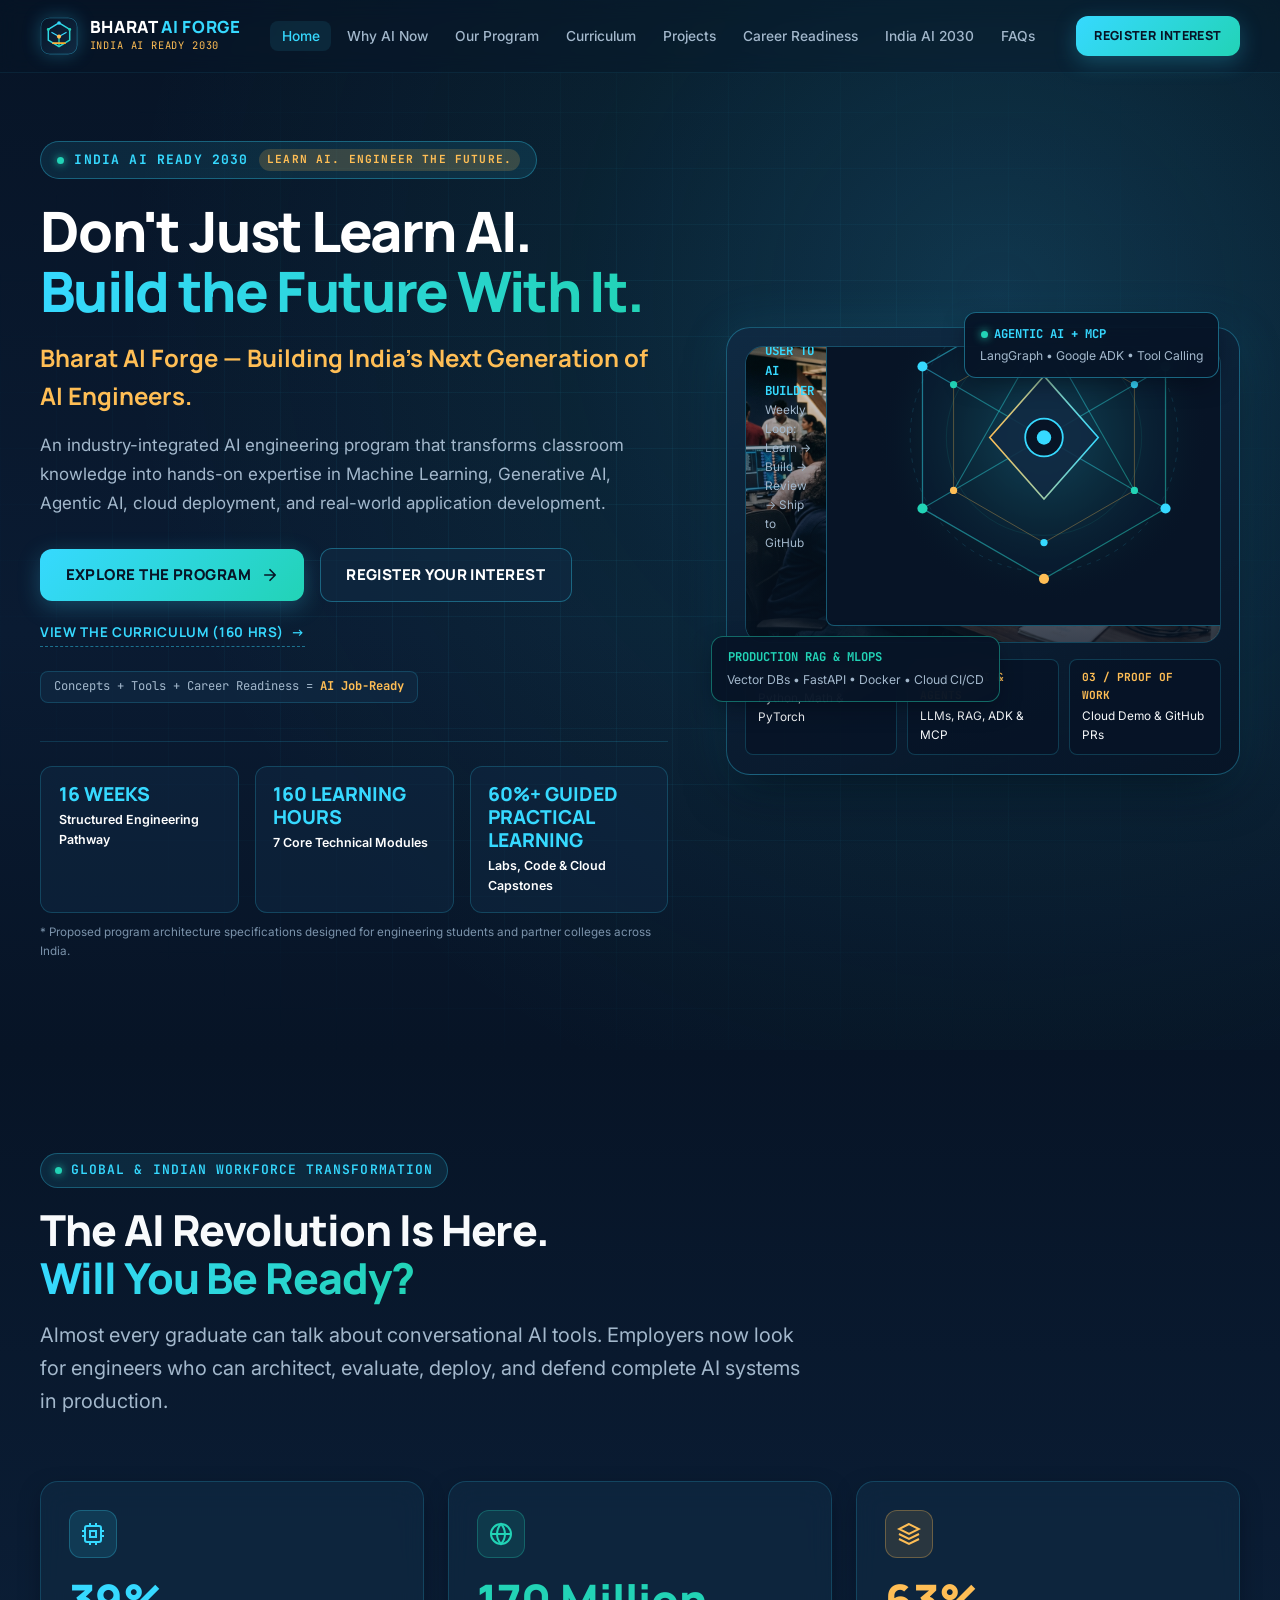
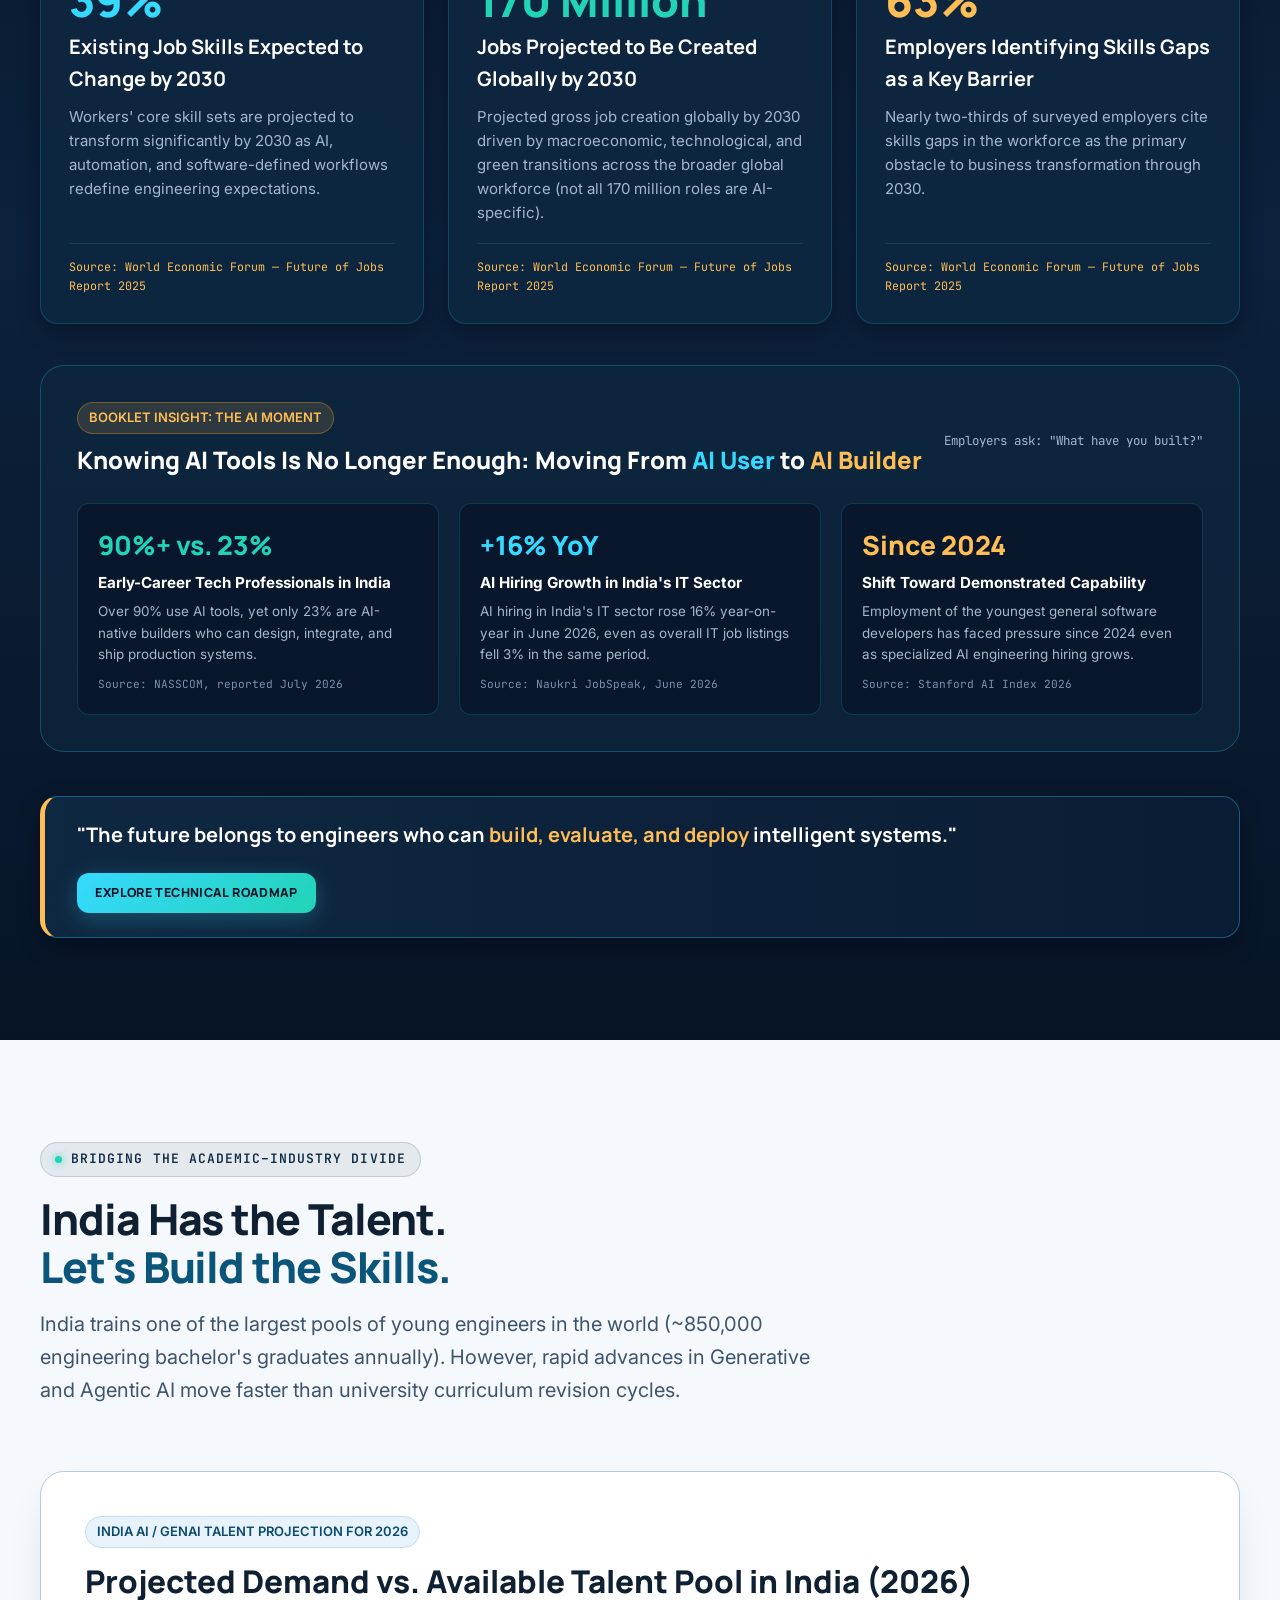
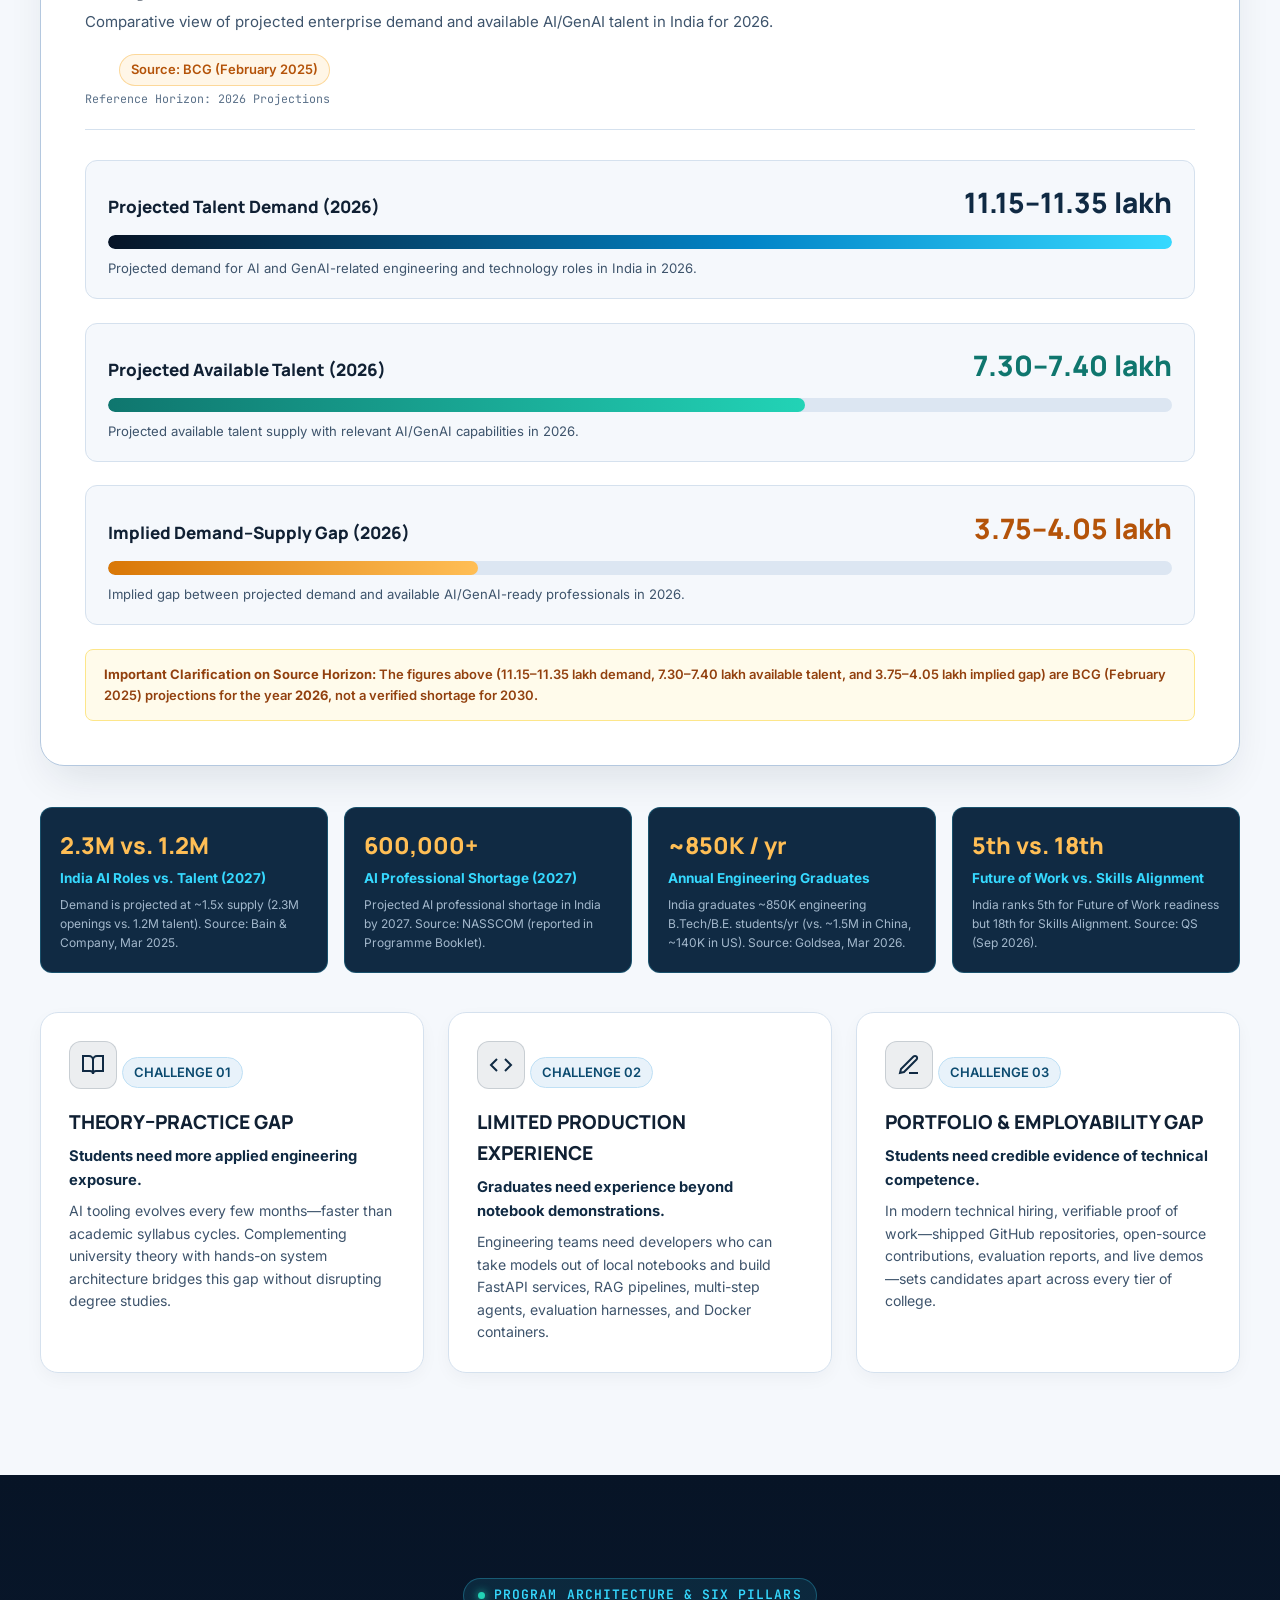
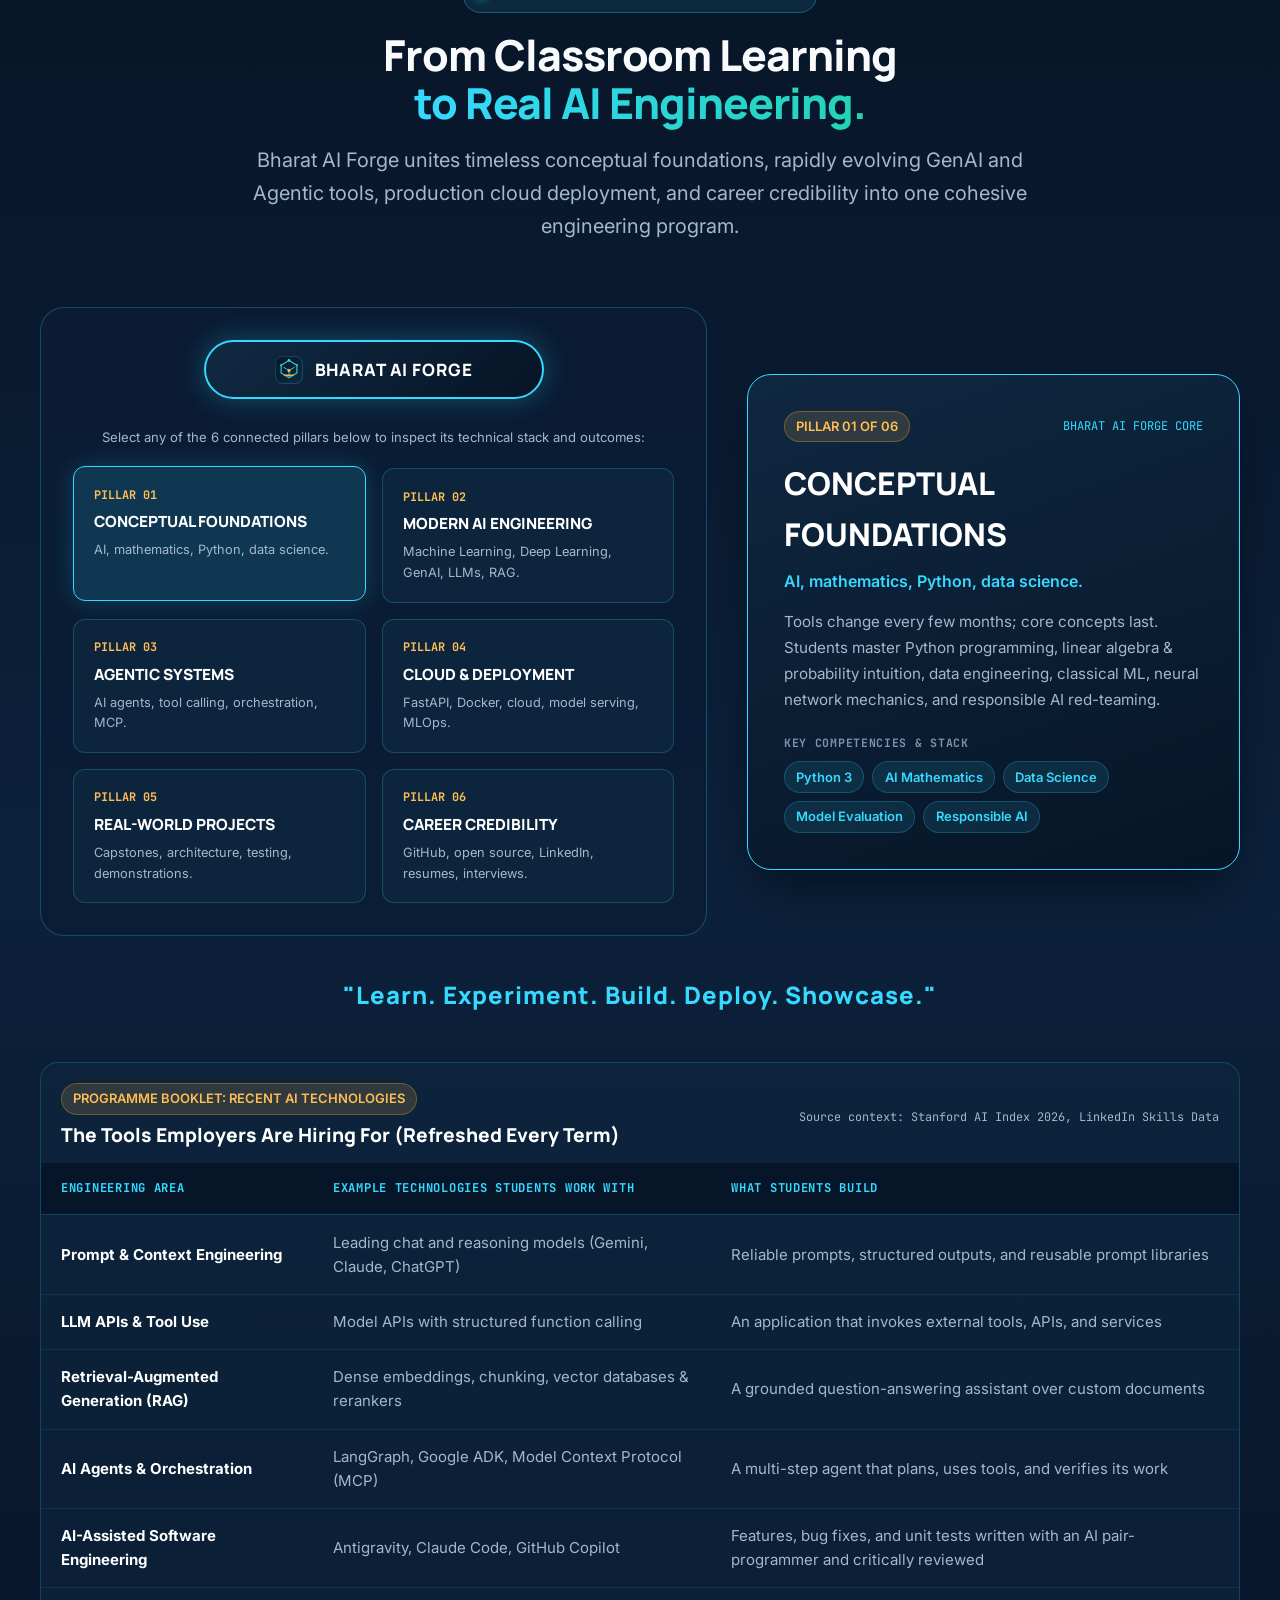
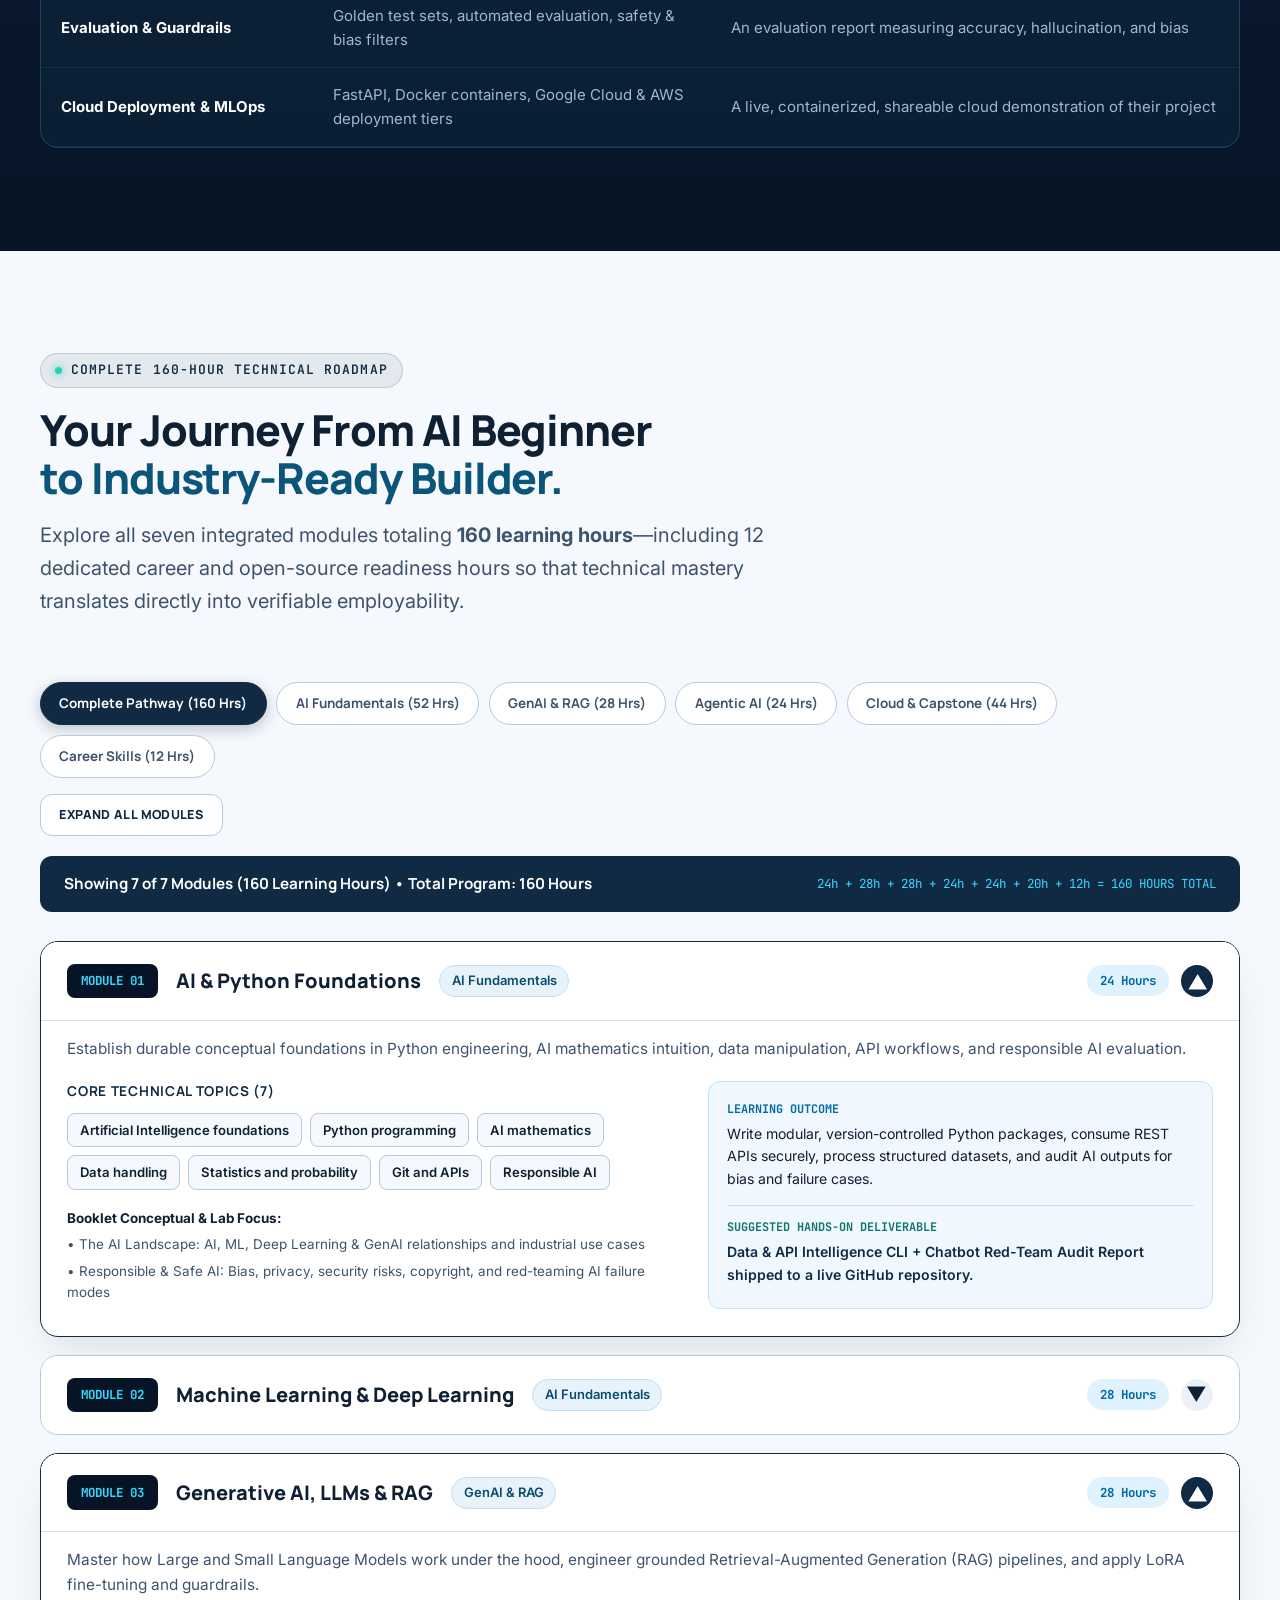
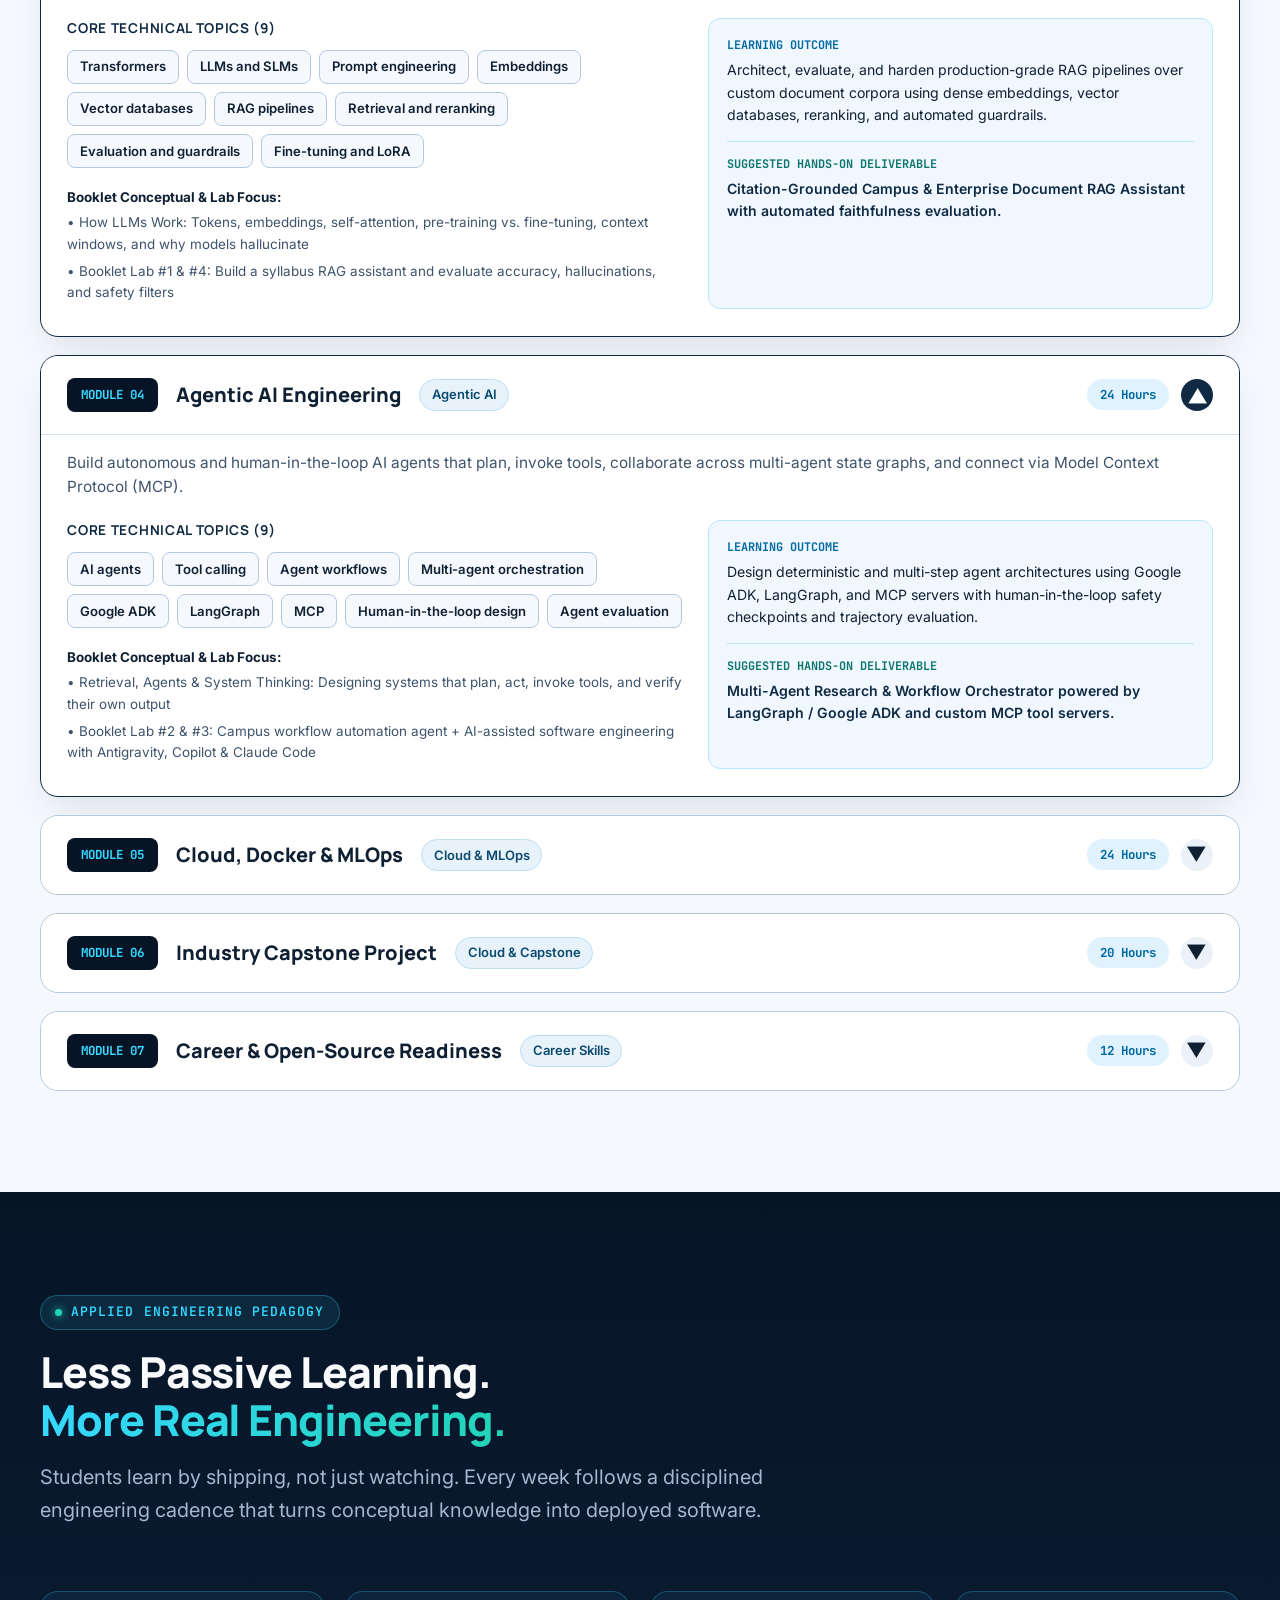
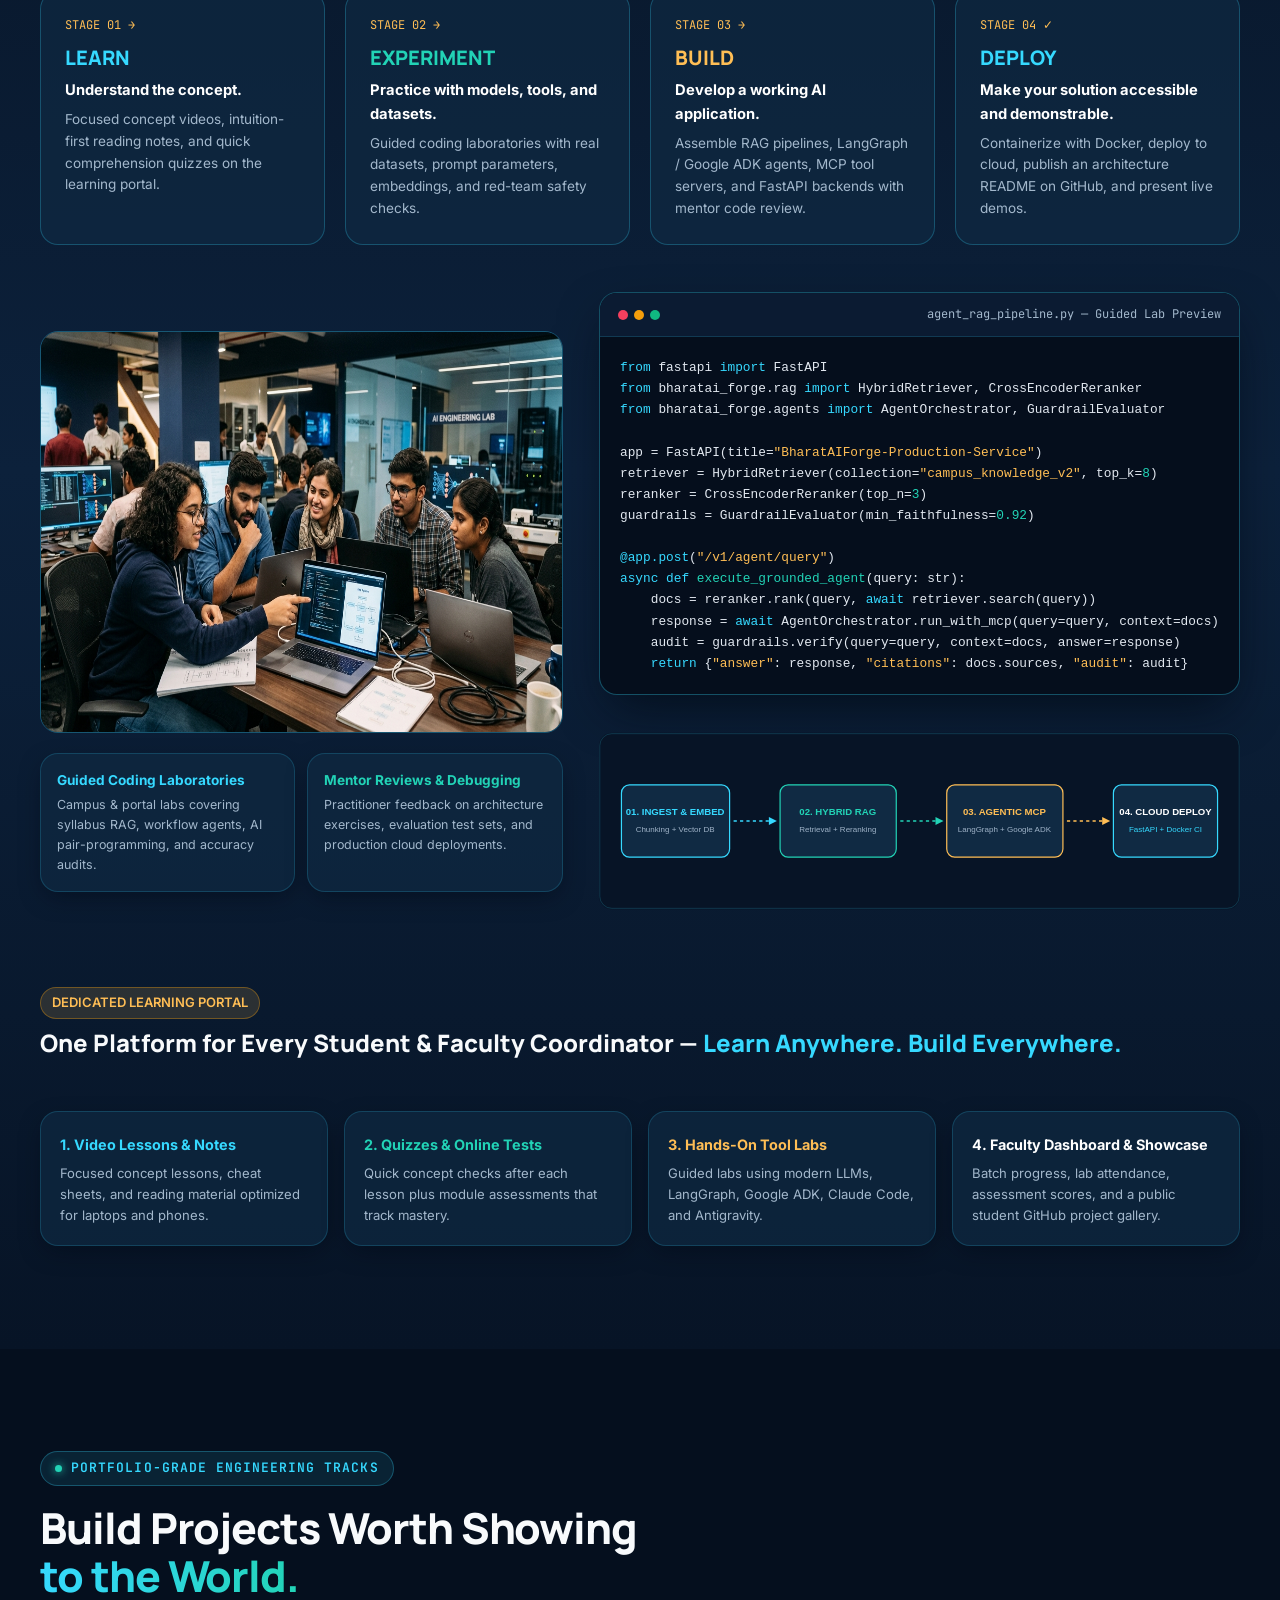
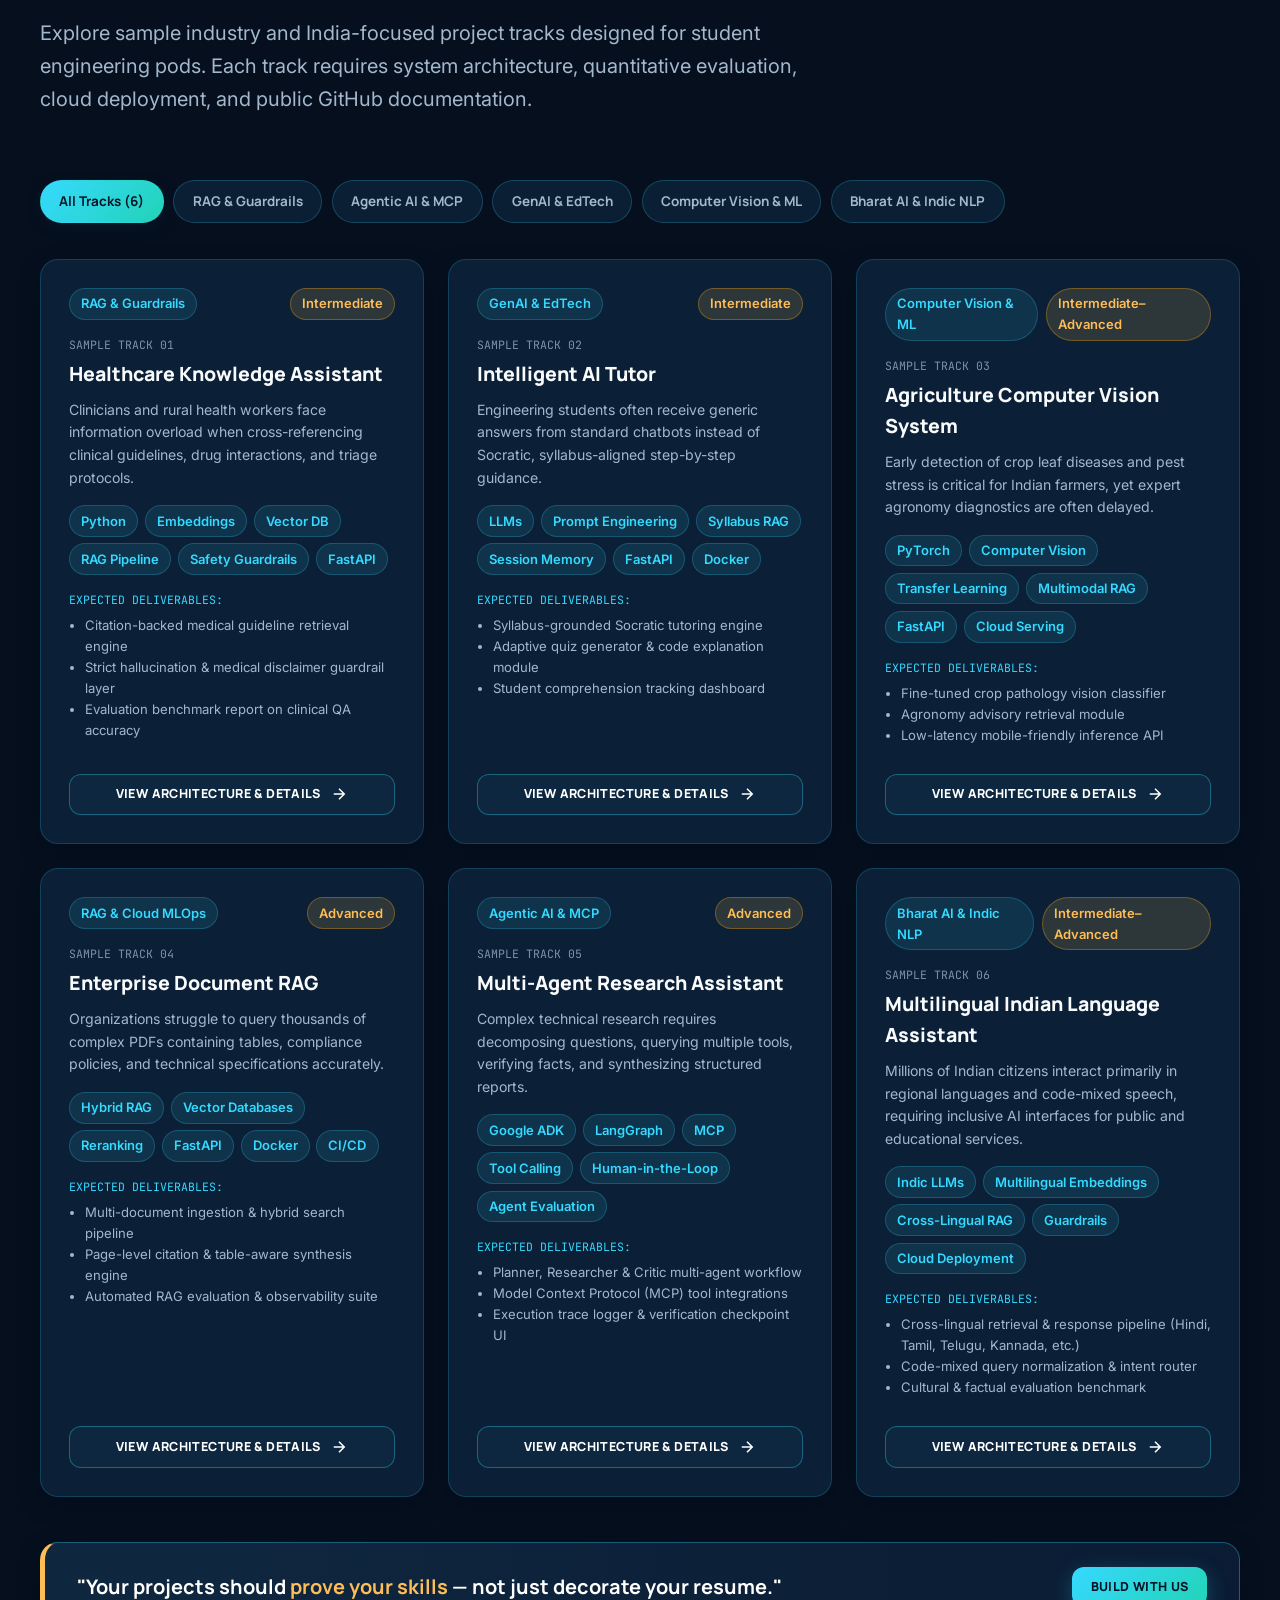
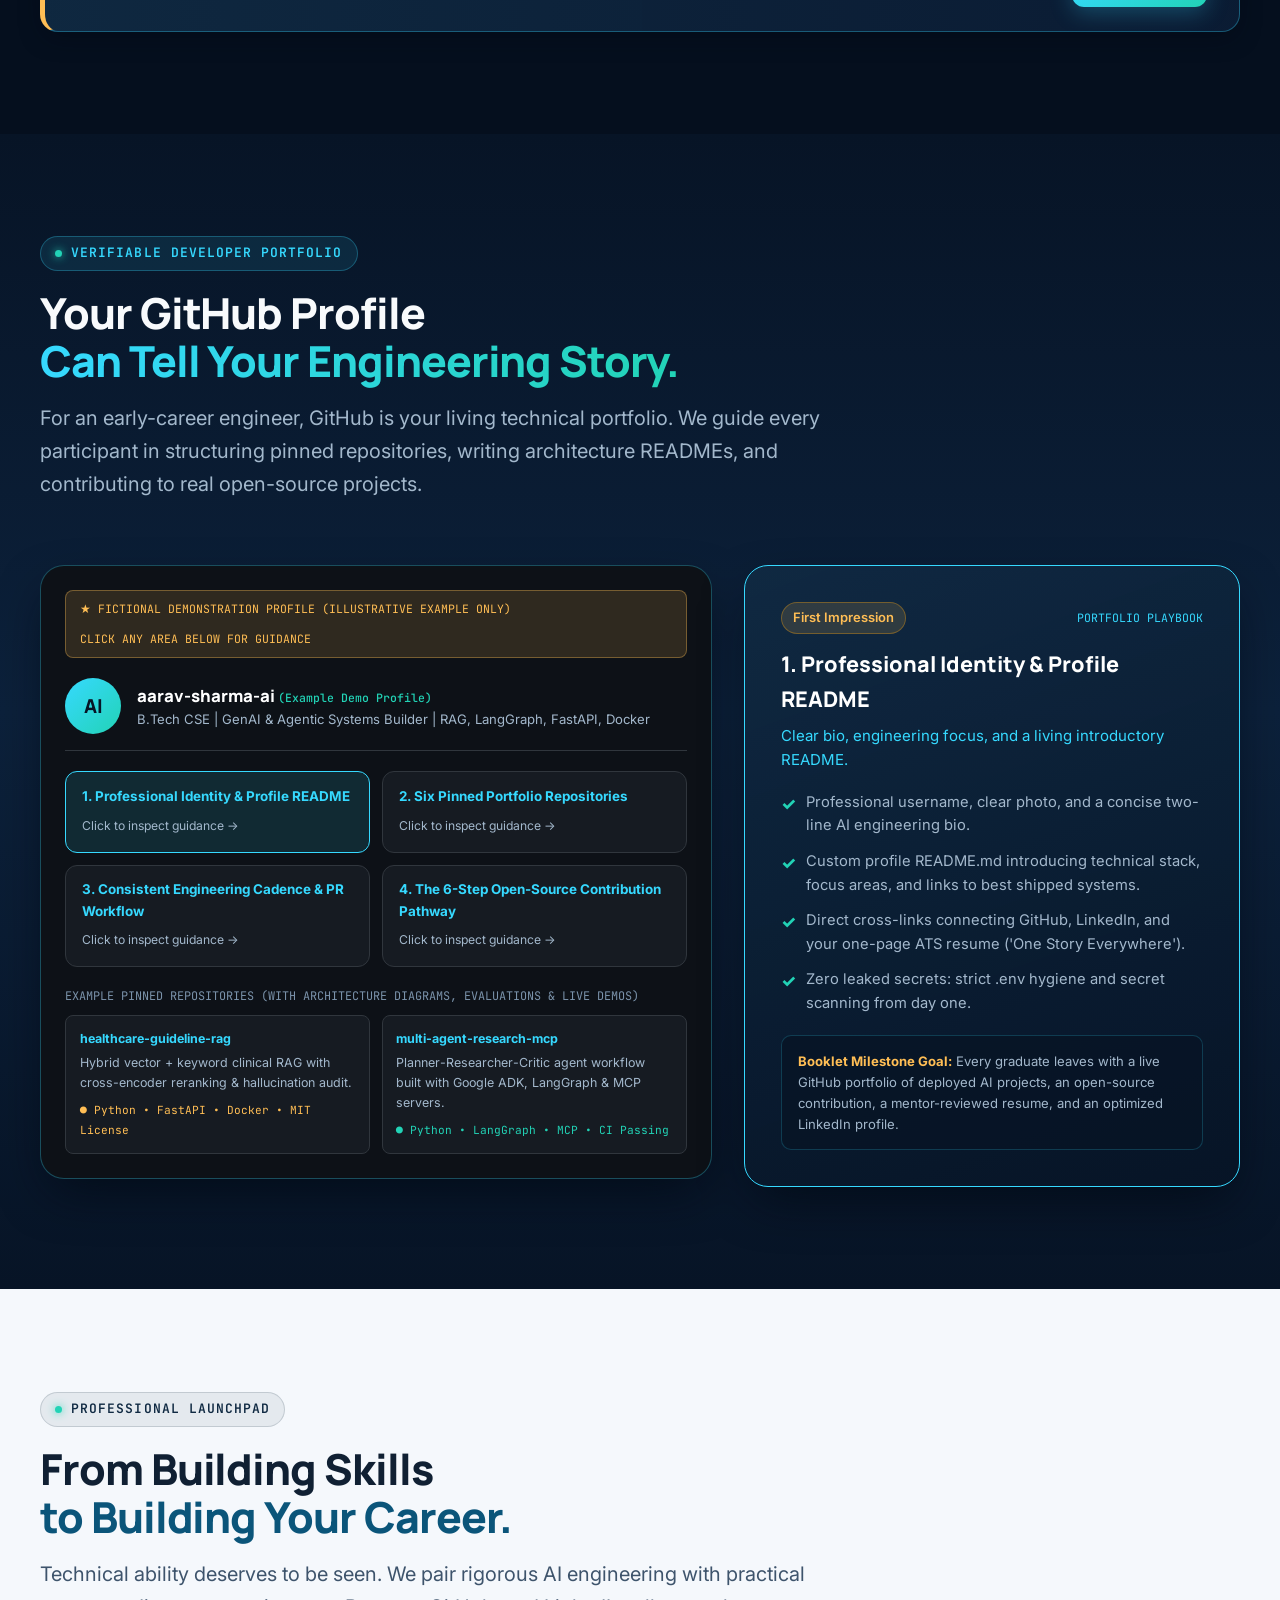
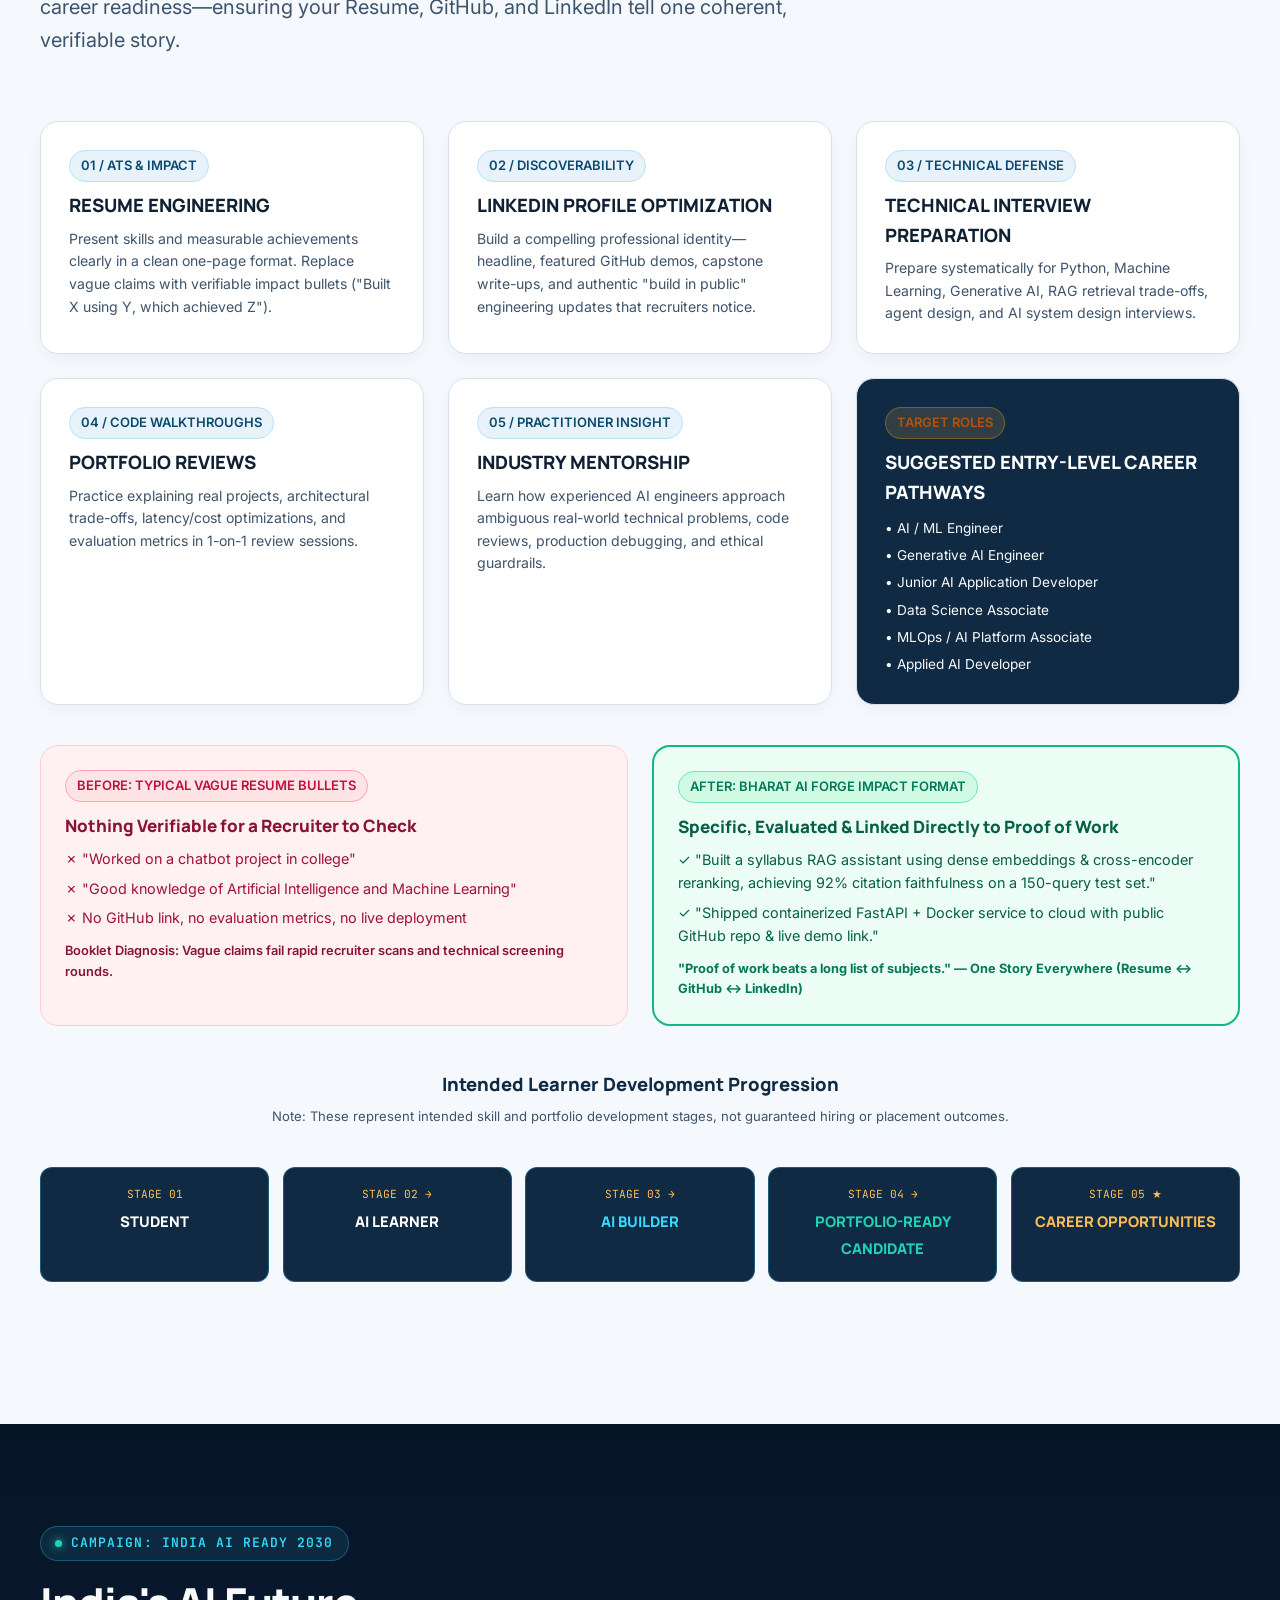
<file: index.html>
<!DOCTYPE html>
<html lang="en">
<head>
  <meta charset="UTF-8" />
  <meta name="viewport" content="width=device-width, initial-scale=1.0" />
  <title>Bharat AI Forge | AI Engineering &amp; Career Readiness</title>
  <meta
    name="description"
    content="Master AI, Machine Learning, Generative AI, Agentic AI, RAG, cloud deployment, and real-world AI engineering with Bharat AI Forge."
  />
  <meta name="theme-color" content="#071426" />

  <!-- Canonical Placeholder (Update with actual GitHub Pages URL upon deployment) -->
  <link rel="canonical" href="https://USERNAME.github.io/bharat-ai-forge/" />

  <!-- Open Graph / LinkedIn / WhatsApp Social Sharing -->
  <meta property="og:type" content="website" />
  <meta property="og:site_name" content="Bharat AI Forge" />
  <meta property="og:title" content="Bharat AI Forge | AI Engineering &amp; Career Readiness" />
  <meta
    property="og:description"
    content="Building India's Next Generation of AI Engineers. Hands-on Machine Learning, Generative AI, Agentic AI, Cloud MLOps, and Career Readiness."
  />
  <meta property="og:url" content="https://USERNAME.github.io/bharat-ai-forge/" />
  <meta property="og:image" content="./assets/images/og-preview.jpg" />
  <meta property="og:image:alt" content="Bharat AI Forge — Learn AI. Engineer the Future." />

  <!-- Twitter / X Card -->
  <meta name="twitter:card" content="summary_large_image" />
  <meta name="twitter:title" content="Bharat AI Forge | AI Engineering &amp; Career Readiness" />
  <meta
    name="twitter:description"
    content="Master AI, Machine Learning, Generative AI, Agentic AI, RAG, cloud deployment, and real-world AI engineering with Bharat AI Forge."
  />
  <meta name="twitter:image" content="./assets/images/og-preview.jpg" />

  <!-- Responsive SVG Favicon -->
  <link rel="icon" type="image/svg+xml" href="./assets/icons/favicon.svg" />

  <!-- Google Fonts: Manrope, Inter & JetBrains Mono -->
  <link rel="preconnect" href="https://fonts.googleapis.com" />
  <link rel="preconnect" href="https://fonts.gstatic.com" crossorigin />
  <link
    href="https://fonts.googleapis.com/css2?family=Inter:wght@400;500;600;700&amp;family=JetBrains+Mono:wght@500;700&amp;family=Manrope:wght@700;800&amp;display=swap"
    rel="stylesheet"
  />

  <!-- Preload Primary Hero Photograph -->
  <link rel="preload" as="image" href="./assets/images/students-ai-lab.jpg" />

  <!-- Stylesheets (Relative Paths for GitHub Pages Subpath Compatibility) -->
  <link rel="stylesheet" href="./css/reset.css" />
  <link rel="stylesheet" href="./css/variables.css" />
  <link rel="stylesheet" href="./css/components.css" />
  <link rel="stylesheet" href="./css/animations.css" />
  <link rel="stylesheet" href="./css/style.css" />
  <link rel="stylesheet" href="./css/responsive.css" />

  <!-- Verified Educational Initiative Structured Data -->
  <script type="application/ld+json">
  {
    "@context": "https://schema.org",
    "@type": "EducationalOrganization",
    "name": "Bharat AI Forge",
    "slogan": "Learn AI. Engineer the Future.",
    "description": "An industry-integrated AI engineering education initiative building India's next generation of AI engineers across Machine Learning, Generative AI, Agentic AI, Cloud Deployment, and Career Readiness."
  }
  </script>
</head>
<body>
  <!-- Skip to Main Content Link for Keyboard Accessibility -->
  <a href="#main-content" class="skip-link">Skip to main content</a>

  <!-- ========================================================================
       SECTION 1 — STICKY NAVIGATION
       ======================================================================== -->
  <header id="site-header" class="site-header" role="banner">
    <div class="container nav-container">
      <a href="#home" class="brand-logo" aria-label="Bharat AI Forge Home">
        <img
          src="./assets/icons/favicon.svg"
          alt=""
          width="38"
          height="38"
          class="brand-logo__mark"
        />
        <span class="brand-logo__text">
          <span class="brand-logo__name">BHARAT <span>AI FORGE</span></span>
          <span class="brand-logo__tag">India AI Ready 2030</span>
        </span>
      </a>

      <nav aria-label="Primary Navigation">
        <ul id="primary-nav-links" class="nav-links">
          <li><a href="#home" class="nav-link is-active">Home</a></li>
          <li><a href="#why-ai-now" class="nav-link">Why AI Now</a></li>
          <li><a href="#our-program" class="nav-link">Our Program</a></li>
          <li><a href="#curriculum" class="nav-link">Curriculum</a></li>
          <li><a href="#projects" class="nav-link">Projects</a></li>
          <li><a href="#career-readiness" class="nav-link">Career Readiness</a></li>
          <li><a href="#india-ai-2030" class="nav-link">India AI 2030</a></li>
          <li><a href="#faqs" class="nav-link">FAQs</a></li>
        </ul>
      </nav>

      <div class="nav-actions">
        <a
          href="#register"
          class="btn btn-primary btn-sm"
          data-open-registration="registration"
        >
          <span>REGISTER INTEREST</span>
        </a>
        <button
          type="button"
          id="mobile-menu-toggle"
          class="mobile-menu-toggle"
          aria-expanded="false"
          aria-controls="primary-nav-links"
          aria-label="Toggle navigation menu"
        >
          <svg width="22" height="22" viewBox="0 0 24 24" fill="none" stroke="currentColor" stroke-width="2.2">
            <path d="M4 7h16M4 12h16M4 17h16" stroke-linecap="round" />
          </svg>
        </button>
      </div>
    </div>
  </header>

  <main id="main-content">
    <!-- ======================================================================
         SECTION 2 — HERO
         ====================================================================== -->
    <section id="home" class="hero-section" data-animated-section>
      <div class="hero-bg-grid" aria-hidden="true"></div>
      <div class="container hero-grid">
        <!-- Hero Left Column -->
        <div class="reveal">
          <div class="hero-eyebrow">
            <span class="eyebrow-dot animate-pulse-dot" aria-hidden="true"></span>
            <span>INDIA AI READY 2030</span>
            <span class="hero-eyebrow__tag">Learn AI. Engineer the Future.</span>
          </div>

          <h1 class="hero-headline">
            Don't Just Learn AI.<br />
            <span class="text-gradient-cyan">Build the Future With It.</span>
          </h1>

          <p class="hero-supporting">
            Bharat AI Forge — Building India's Next Generation of AI Engineers.
          </p>

          <p class="hero-description">
            An industry-integrated AI engineering program that transforms classroom knowledge into hands-on expertise in Machine Learning, Generative AI, Agentic AI, cloud deployment, and real-world application development.
          </p>

          <div class="hero-cta-group">
            <a href="#our-program" class="btn btn-primary">
              <span>EXPLORE THE PROGRAM</span>
              <svg viewBox="0 0 24 24" fill="none" stroke="currentColor" stroke-width="2.2" aria-hidden="true">
                <path d="M5 12h14M12 5l7 7-7 7" stroke-linecap="round" stroke-linejoin="round" />
              </svg>
            </a>
            <a
              href="#register"
              class="btn btn-secondary"
              data-open-registration="registration"
            >
              <span>REGISTER YOUR INTEREST</span>
            </a>
          </div>

          <div class="hero-text-link-row">
            <a href="#curriculum" class="hero-text-link">
              <span>VIEW THE CURRICULUM (160 HRS)</span>
              <span aria-hidden="true">→</span>
            </a>
            <span class="hero-formula-pill" title="Core Programme Formula">
              Concepts + Tools + Career Readiness = <strong>AI Job-Ready</strong>
            </span>
          </div>

          <!-- Three Proposed Program Specification Statistics -->
          <div class="hero-stats-grid" role="list" aria-label="Proposed program specifications">
            <div class="hero-stat-card" role="listitem">
              <div class="hero-stat-card__value">16 WEEKS</div>
              <div class="hero-stat-card__label">Structured Engineering Pathway</div>
            </div>
            <div class="hero-stat-card" role="listitem">
              <div class="hero-stat-card__value">160 LEARNING HOURS</div>
              <div class="hero-stat-card__label">7 Core Technical Modules</div>
            </div>
            <div class="hero-stat-card" role="listitem">
              <div class="hero-stat-card__value">60%+ GUIDED PRACTICAL LEARNING</div>
              <div class="hero-stat-card__label">Labs, Code &amp; Cloud Capstones</div>
            </div>
          </div>
          <p class="hero-stat-footnote">
            * Proposed program architecture specifications designed for engineering students and partner colleges across India.
          </p>
        </div>

        <!-- Hero Right Visual Composition -->
        <div class="hero-visual-wrapper reveal reveal-delay-1">
          <div id="hero-parallax-card" class="hero-composition">
            <!-- Floating Top Badge -->
            <div class="hero-floating-badge hero-floating-badge--top animate-float">
              <div class="hero-floating-badge__title">
                <span class="eyebrow-dot" aria-hidden="true"></span>
                <span>AGENTIC AI + MCP</span>
              </div>
              <div style="color: var(--color-text-muted-dark);">
                LangGraph • Google ADK • Tool Calling
              </div>
            </div>

            <!-- Main High-Resolution Editorial Lab Visual + Neural Forge Overlay -->
            <div class="hero-photo-frame">
              <img
                src="./assets/images/students-ai-lab.jpg"
                alt="Indian engineering students collaborating in an AI engineering lab around laptops displaying Python code and RAG pipeline diagrams"
                width="960"
                height="600"
                fetchpriority="high"
              />
              <div class="hero-photo-overlay">
                <div class="hero-photo-caption">
                  <span>
                    <strong style="color: var(--color-electric-cyan); font-family: var(--font-mono);">
                      FROM AI USER TO AI BUILDER
                    </strong>
                    <span style="display: block; font-size: 0.74rem; color: var(--color-text-muted-dark);">
                      Weekly Loop: Learn → Build → Review → Ship to GitHub
                    </span>
                  </span>
                  <img
                    src="./assets/illustrations/hero-neural-forge.svg"
                    alt=""
                    width="54"
                    height="48"
                    style="border-radius: 8px; border: 1px solid rgba(54,217,255,0.35); background: #071426;"
                  />
                </div>
              </div>
            </div>

            <!-- Floating Bottom Badge -->
            <div class="hero-floating-badge hero-floating-badge--bottom animate-float-delayed">
              <div class="hero-floating-badge__title">
                <span>PRODUCTION RAG &amp; MLOPS</span>
              </div>
              <div style="color: var(--color-text-muted-dark);">
                Vector DBs • FastAPI • Docker • Cloud CI/CD
              </div>
            </div>

            <!-- Connected Architecture Mini Strip -->
            <div class="hero-agent-strip" aria-label="Core engineering layers">
              <div class="hero-mini-node">
                <strong>01 / FOUNDATIONS</strong>
                <span>Python, Math &amp; PyTorch</span>
              </div>
              <div class="hero-mini-node">
                <strong>02 / GENAI &amp; AGENTS</strong>
                <span>LLMs, RAG, ADK &amp; MCP</span>
              </div>
              <div class="hero-mini-node">
                <strong>03 / PROOF OF WORK</strong>
                <span>Cloud Demo &amp; GitHub PRs</span>
              </div>
            </div>
          </div>
        </div>
      </div>
    </section>

    <!-- ======================================================================
         SECTION 3 — WHY AI EDUCATION MATTERS
         ====================================================================== -->
    <section id="why-ai-now" class="section section-dark">
      <div class="container">
        <div class="section-header reveal">
          <div class="eyebrow">
            <span class="eyebrow-dot" aria-hidden="true"></span>
            <span>GLOBAL &amp; INDIAN WORKFORCE TRANSFORMATION</span>
          </div>
          <h2 class="section-title">
            The AI Revolution Is Here.<br />
            <span class="text-gradient-cyan">Will You Be Ready?</span>
          </h2>
          <p class="section-subtitle">
            Almost every graduate can talk about conversational AI tools. Employers now look for engineers who can architect, evaluate, deploy, and defend complete AI systems in production.
          </p>
        </div>

        <!-- Three Animated WEF 2025 Statistic Cards -->
        <div class="stats-grid-3">
          <!-- Card 1: 39% -->
          <article class="card-dark reveal" style="display: flex; flex-direction: column;">
            <div class="icon-box" aria-hidden="true">
              <svg width="24" height="24" viewBox="0 0 24 24" fill="none" stroke="currentColor" stroke-width="2">
                <rect x="4" y="4" width="16" height="16" rx="2"/><rect x="9" y="9" width="6" height="6"/><path d="M9 1v3M15 1v3M9 20v3M15 20v3M20 9h3M20 14h3M1 9h3M1 14h3"/>
              </svg>
            </div>
            <div
              class="stat-card-number"
              data-counter-target="39"
              data-counter-suffix="%"
            >
              39%
            </div>
            <h3 class="stat-card-title">Existing Job Skills Expected to Change by 2030</h3>
            <p class="stat-card-desc">
              Workers' core skill sets are projected to transform significantly by 2030 as AI, automation, and software-defined workflows redefine engineering expectations.
            </p>
            <div class="stat-card-source">
              Source: World Economic Forum — Future of Jobs Report 2025
            </div>
          </article>

          <!-- Card 2: 170 Million -->
          <article class="card-dark reveal reveal-delay-1" style="display: flex; flex-direction: column;">
            <div class="icon-box icon-box--teal" aria-hidden="true">
              <svg width="24" height="24" viewBox="0 0 24 24" fill="none" stroke="currentColor" stroke-width="2">
                <circle cx="12" cy="12" r="10"/><path d="M2 12h20M12 2a15.3 15.3 0 0 1 4 10 15.3 15.3 0 0 1-4 10 15.3 15.3 0 0 1-4-10 15.3 15.3 0 0 1 4-10z"/>
              </svg>
            </div>
            <div
              class="stat-card-number"
              style="color: var(--color-ai-teal);"
              data-counter-target="170"
              data-counter-suffix=" Million"
            >
              170 Million
            </div>
            <h3 class="stat-card-title">Jobs Projected to Be Created Globally by 2030</h3>
            <p class="stat-card-desc">
              Projected gross job creation globally by 2030 driven by macroeconomic, technological, and green transitions across the broader global workforce (not all 170 million roles are AI-specific).
            </p>
            <div class="stat-card-source">
              Source: World Economic Forum — Future of Jobs Report 2025
            </div>
          </article>

          <!-- Card 3: 63% -->
          <article class="card-dark reveal reveal-delay-2" style="display: flex; flex-direction: column;">
            <div class="icon-box icon-box--gold" aria-hidden="true">
              <svg width="24" height="24" viewBox="0 0 24 24" fill="none" stroke="currentColor" stroke-width="2">
                <polygon points="12 2 2 7 12 12 22 7 12 2"/><polyline points="2 17 12 22 22 17"/><polyline points="2 12 12 17 22 12"/>
              </svg>
            </div>
            <div
              class="stat-card-number"
              style="color: var(--color-accent-gold);"
              data-counter-target="63"
              data-counter-suffix="%"
            >
              63%
            </div>
            <h3 class="stat-card-title">Employers Identifying Skills Gaps as a Key Barrier</h3>
            <p class="stat-card-desc">
              Nearly two-thirds of surveyed employers cite skills gaps in the workforce as the primary obstacle to business transformation through 2030.
            </p>
            <div class="stat-card-source">
              Source: World Economic Forum — Future of Jobs Report 2025
            </div>
          </article>
        </div>

        <!-- Programme Booklet Insight: "The AI Moment — Knowing AI Tools Is No Longer Enough" -->
        <div class="builder-shift-box reveal">
          <div class="builder-shift-header">
            <div>
              <span class="tag tag--gold" style="margin-bottom: 0.45rem;">BOOKLET INSIGHT: THE AI MOMENT</span>
              <h3 style="font-family: var(--font-heading); font-size: var(--text-xl); font-weight: 800; color: var(--color-white);">
                Knowing AI Tools Is No Longer Enough: Moving From <span style="color: var(--color-electric-cyan);">AI User</span> to <span style="color: var(--color-accent-gold);">AI Builder</span>
              </h3>
            </div>
            <span style="font-family: var(--font-mono); font-size: 0.78rem; color: var(--color-text-muted-dark);">
              Employers ask: "What have you built?"
            </span>
          </div>

          <div class="builder-shift-grid">
            <div class="builder-mini-card">
              <div class="builder-mini-card__metric">90%+ vs. 23%</div>
              <div class="builder-mini-card__title">Early-Career Tech Professionals in India</div>
              <p style="font-size: 0.84rem; color: var(--color-text-muted-dark);">
                Over 90% use AI tools, yet only 23% are AI-native builders who can design, integrate, and ship production systems.
              </p>
              <span class="builder-mini-card__source">Source: NASSCOM, reported July 2026</span>
            </div>

            <div class="builder-mini-card">
              <div class="builder-mini-card__metric" style="color: var(--color-electric-cyan);">+16% YoY</div>
              <div class="builder-mini-card__title">AI Hiring Growth in India's IT Sector</div>
              <p style="font-size: 0.84rem; color: var(--color-text-muted-dark);">
                AI hiring in India's IT sector rose 16% year-on-year in June 2026, even as overall IT job listings fell 3% in the same period.
              </p>
              <span class="builder-mini-card__source">Source: Naukri JobSpeak, June 2026</span>
            </div>

            <div class="builder-mini-card">
              <div class="builder-mini-card__metric" style="color: var(--color-accent-gold);">Since 2024</div>
              <div class="builder-mini-card__title">Shift Toward Demonstrated Capability</div>
              <p style="font-size: 0.84rem; color: var(--color-text-muted-dark);">
                Employment of the youngest general software developers has faced pressure since 2024 even as specialized AI engineering hiring grows.
              </p>
              <span class="builder-mini-card__source">Source: Stanford AI Index 2026</span>
            </div>
          </div>
        </div>

        <!-- Contrasting Callout -->
        <div class="callout-banner reveal">
          <p class="callout-banner__quote">
            "The future belongs to engineers who can <span>build, evaluate, and deploy</span> intelligent systems."
          </p>
          <a href="#curriculum" class="btn btn-primary btn-sm">
            <span>Explore Technical Roadmap</span>
          </a>
        </div>
      </div>
    </section>

    <!-- ======================================================================
         SECTION 4 — INDIA'S AI TALENT CHALLENGE
         ====================================================================== -->
    <section id="talent-challenge" class="section section-light">
      <div class="container">
        <div class="section-header reveal">
          <div class="eyebrow">
            <span class="eyebrow-dot" aria-hidden="true"></span>
            <span>BRIDGING THE ACADEMIC–INDUSTRY DIVIDE</span>
          </div>
          <h2 class="section-title">
            India Has the Talent.<br />
            <span class="text-navy-accent">Let's Build the Skills.</span>
          </h2>
          <p class="section-subtitle">
            India trains one of the largest pools of young engineers in the world (~850,000 engineering bachelor's graduates annually). However, rapid advances in Generative and Agentic AI move faster than university curriculum revision cycles.
          </p>
        </div>

        <!-- BCG Feb 2025 Projected India AI/GenAI Talent Figures for 2026 -->
        <div class="bcg-comparison-panel reveal">
          <div class="bcg-panel-header">
            <div>
              <span class="tag" style="margin-bottom: 0.5rem;">INDIA AI / GENAI TALENT PROJECTION FOR 2026</span>
              <h3 style="font-family: var(--font-heading); font-size: var(--text-2xl); font-weight: 800; color: var(--color-text-dark);">
                Projected Demand vs. Available Talent Pool in India (2026)
              </h3>
              <p style="font-size: var(--text-sm); color: var(--color-text-muted-light); margin-top: 0.25rem;">
                Comparative view of projected enterprise demand and available AI/GenAI talent in India for 2026.
              </p>
            </div>
            <div style="text-align: right;">
              <span class="tag tag--gold">Source: BCG (February 2025)</span>
              <div style="font-family: var(--font-mono); font-size: 0.73rem; color: var(--color-text-subtle-light); margin-top: 0.3rem;">
                Reference Horizon: 2026 Projections
              </div>
            </div>
          </div>

          <div class="bcg-bars-list" role="list" aria-label="BCG February 2025 projected India AI/GenAI talent figures for 2026">
            <!-- Row 1: Demand -->
            <div class="bcg-bar-row" role="listitem">
              <div class="bcg-bar-top">
                <span class="bcg-bar-label">Projected Talent Demand (2026)</span>
                <span class="bcg-bar-value">11.15–11.35 lakh</span>
              </div>
              <div class="bcg-bar-track" aria-hidden="true">
                <div class="bcg-bar-fill bcg-bar-fill--cyan" style="width: 100%;"></div>
              </div>
              <p style="font-size: 0.82rem; color: var(--color-text-muted-light);">
                Projected demand for AI and GenAI-related engineering and technology roles in India in 2026.
              </p>
            </div>

            <!-- Row 2: Supply -->
            <div class="bcg-bar-row" role="listitem">
              <div class="bcg-bar-top">
                <span class="bcg-bar-label">Projected Available Talent (2026)</span>
                <span class="bcg-bar-value" style="color: #0F766E;">7.30–7.40 lakh</span>
              </div>
              <div class="bcg-bar-track" aria-hidden="true">
                <div class="bcg-bar-fill bcg-bar-fill--teal" style="width: 65.5%;"></div>
              </div>
              <p style="font-size: 0.82rem; color: var(--color-text-muted-light);">
                Projected available talent supply with relevant AI/GenAI capabilities in 2026.
              </p>
            </div>

            <!-- Row 3: Implied Gap -->
            <div class="bcg-bar-row" role="listitem">
              <div class="bcg-bar-top">
                <span class="bcg-bar-label">Implied Demand–Supply Gap (2026)</span>
                <span class="bcg-bar-value" style="color: #B45309;">3.75–4.05 lakh</span>
              </div>
              <div class="bcg-bar-track" aria-hidden="true">
                <div class="bcg-bar-fill bcg-bar-fill--gold" style="width: 34.8%;"></div>
              </div>
              <p style="font-size: 0.82rem; color: var(--color-text-muted-light);">
                Implied gap between projected demand and available AI/GenAI-ready professionals in 2026.
              </p>
            </div>
          </div>

          <div class="bcg-disclaimer" role="note">
            <strong>Important Clarification on Source Horizon:</strong> The figures above (11.15–11.35 lakh demand, 7.30–7.40 lakh available talent, and 3.75–4.05 lakh implied gap) are BCG (February 2025) projections for the year <strong>2026</strong>, not a verified shortage for 2030.
          </div>
        </div>

        <!-- Additional Sourced Benchmarks from Programme Booklet Page 4 ("The 2030 Vacuum") -->
        <div class="booklet-vacuum-strip reveal" aria-label="Additional global and Indian talent context from programme booklet">
          <div class="vacuum-stat-box">
            <div class="vacuum-stat-box__num">2.3M vs. 1.2M</div>
            <div class="vacuum-stat-box__label">India AI Roles vs. Talent (2027)</div>
            <p class="vacuum-stat-box__note">
              Demand is projected at ~1.5x supply (2.3M openings vs. 1.2M talent). Source: Bain &amp; Company, Mar 2025.
            </p>
          </div>
          <div class="vacuum-stat-box">
            <div class="vacuum-stat-box__num">600,000+</div>
            <div class="vacuum-stat-box__label">AI Professional Shortage (2027)</div>
            <p class="vacuum-stat-box__note">
              Projected AI professional shortage in India by 2027. Source: NASSCOM (reported in Programme Booklet).
            </p>
          </div>
          <div class="vacuum-stat-box">
            <div class="vacuum-stat-box__num">~850K / yr</div>
            <div class="vacuum-stat-box__label">Annual Engineering Graduates</div>
            <p class="vacuum-stat-box__note">
              India graduates ~850K engineering B.Tech/B.E. students/yr (vs. ~1.5M in China, ~140K in US). Source: Goldsea, Mar 2026.
            </p>
          </div>
          <div class="vacuum-stat-box">
            <div class="vacuum-stat-box__num">5th vs. 18th</div>
            <div class="vacuum-stat-box__label">Future of Work vs. Skills Alignment</div>
            <p class="vacuum-stat-box__note">
              India ranks 5th for Future of Work readiness but 18th for Skills Alignment. Source: QS (Sep 2026).
            </p>
          </div>
        </div>

        <!-- Three Challenge Cards -->
        <div class="stats-grid-3">
          <article class="card-light reveal">
            <div class="icon-box" aria-hidden="true">
              <svg width="24" height="24" viewBox="0 0 24 24" fill="none" stroke="currentColor" stroke-width="2">
                <path d="M2 3h6a4 4 0 0 1 4 4v14a3 3 0 0 0-3-3H2z"/><path d="M22 3h-6a4 4 0 0 0-4 4v14a3 3 0 0 1 3-3h7z"/>
              </svg>
            </div>
            <span class="tag" style="margin-bottom: 0.65rem;">CHALLENGE 01</span>
            <h3 style="font-family: var(--font-heading); font-size: 1.2rem; font-weight: 800; margin-bottom: 0.45rem;">
              THEORY–PRACTICE GAP
            </h3>
            <p style="font-weight: 700; color: var(--color-secondary-navy); font-size: 0.92rem; margin-bottom: 0.5rem;">
              Students need more applied engineering exposure.
            </p>
            <p style="font-size: 0.88rem; color: var(--color-text-muted-light);">
              AI tooling evolves every few months—faster than academic syllabus cycles. Complementing university theory with hands-on system architecture bridges this gap without disrupting degree studies.
            </p>
          </article>

          <article class="card-light reveal reveal-delay-1">
            <div class="icon-box" aria-hidden="true">
              <svg width="24" height="24" viewBox="0 0 24 24" fill="none" stroke="currentColor" stroke-width="2">
                <polyline points="16 18 22 12 16 6"/><polyline points="8 6 2 12 8 18"/>
              </svg>
            </div>
            <span class="tag" style="margin-bottom: 0.65rem;">CHALLENGE 02</span>
            <h3 style="font-family: var(--font-heading); font-size: 1.2rem; font-weight: 800; margin-bottom: 0.45rem;">
              LIMITED PRODUCTION EXPERIENCE
            </h3>
            <p style="font-weight: 700; color: var(--color-secondary-navy); font-size: 0.92rem; margin-bottom: 0.5rem;">
              Graduates need experience beyond notebook demonstrations.
            </p>
            <p style="font-size: 0.88rem; color: var(--color-text-muted-light);">
              Engineering teams need developers who can take models out of local notebooks and build FastAPI services, RAG pipelines, multi-step agents, evaluation harnesses, and Docker containers.
            </p>
          </article>

          <article class="card-light reveal reveal-delay-2">
            <div class="icon-box" aria-hidden="true">
              <svg width="24" height="24" viewBox="0 0 24 24" fill="none" stroke="currentColor" stroke-width="2">
                <path d="M12 20h9"/><path d="M16.5 3.5a2.121 2.121 0 0 1 3 3L7 19l-4 1 1-4L16.5 3.5z"/>
              </svg>
            </div>
            <span class="tag" style="margin-bottom: 0.65rem;">CHALLENGE 03</span>
            <h3 style="font-family: var(--font-heading); font-size: 1.2rem; font-weight: 800; margin-bottom: 0.45rem;">
              PORTFOLIO &amp; EMPLOYABILITY GAP
            </h3>
            <p style="font-weight: 700; color: var(--color-secondary-navy); font-size: 0.92rem; margin-bottom: 0.5rem;">
              Students need credible evidence of technical competence.
            </p>
            <p style="font-size: 0.88rem; color: var(--color-text-muted-light);">
              In modern technical hiring, verifiable proof of work—shipped GitHub repositories, open-source contributions, evaluation reports, and live demos—sets candidates apart across every tier of college.
            </p>
          </article>
        </div>
      </div>
    </section>

    <!-- ======================================================================
         SECTION 5 — INTRODUCING BHARAT AI FORGE
         ====================================================================== -->
    <section id="our-program" class="section section-dark">
      <div class="container">
        <div class="section-header section-header--center reveal">
          <div class="eyebrow">
            <span class="eyebrow-dot" aria-hidden="true"></span>
            <span>PROGRAM ARCHITECTURE &amp; SIX PILLARS</span>
          </div>
          <h2 class="section-title">
            From Classroom Learning<br />
            <span class="text-gradient-cyan">to Real AI Engineering.</span>
          </h2>
          <p class="section-subtitle">
            Bharat AI Forge unites timeless conceptual foundations, rapidly evolving GenAI and Agentic tools, production cloud deployment, and career credibility into one cohesive engineering program.
          </p>
        </div>

        <!-- Interactive 6-Pillar Connected Network Infographic -->
        <div class="pillars-network-layout reveal">
          <div class="radial-hub">
            <div class="radial-hub__center-badge">
              <img src="./assets/icons/favicon.svg" alt="" width="28" height="28" />
              <strong>BHARAT AI FORGE</strong>
            </div>
            <p style="text-align: center; font-size: 0.82rem; color: var(--color-text-muted-dark); margin-bottom: 1.25rem;">
              Select any of the 6 connected pillars below to inspect its technical stack and outcomes:
            </p>
            <div id="pillars-interactive-grid" class="pillars-grid-6" role="group" aria-label="Six Program Pillars">
              <!-- Populated by js/ui-components.js -->
            </div>
          </div>

          <!-- Dynamic Expanded Pillar Detail Panel -->
          <div
            id="pillar-detail-panel"
            class="pillar-detail-panel"
            role="region"
            aria-live="polite"
          >
            <!-- Populated by js/ui-components.js -->
          </div>
        </div>

        <p class="pillar-Cycle-motto reveal">
          "Learn. Experiment. Build. Deploy. Showcase."
        </p>

        <!-- Booklet Page 8 Table: Recent AI Technologies and Tools Employers Are Hiring For -->
        <div class="tools-table-wrapper reveal">
          <div style="padding: 1.25rem 1.25rem 0.75rem; display: flex; align-items: center; justify-content: space-between; flex-wrap: wrap; gap: 0.75rem;">
            <div>
              <span class="tag tag--gold" style="margin-bottom: 0.35rem;">PROGRAMME BOOKLET: RECENT AI TECHNOLOGIES</span>
              <h3 style="font-family: var(--font-heading); font-size: 1.2rem; font-weight: 800; color: var(--color-white);">
                The Tools Employers Are Hiring For (Refreshed Every Term)
              </h3>
            </div>
            <span style="font-family: var(--font-mono); font-size: 0.74rem; color: var(--color-text-muted-dark);">
              Source context: Stanford AI Index 2026, LinkedIn Skills Data
            </span>
          </div>
          <table class="tools-table">
            <thead>
              <tr>
                <th scope="col">Engineering Area</th>
                <th scope="col">Example Technologies Students Work With</th>
                <th scope="col">What Students Build</th>
              </tr>
            </thead>
            <tbody>
              <tr>
                <td>Prompt &amp; Context Engineering</td>
                <td>Leading chat and reasoning models (Gemini, Claude, ChatGPT)</td>
                <td>Reliable prompts, structured outputs, and reusable prompt libraries</td>
              </tr>
              <tr>
                <td>LLM APIs &amp; Tool Use</td>
                <td>Model APIs with structured function calling</td>
                <td>An application that invokes external tools, APIs, and services</td>
              </tr>
              <tr>
                <td>Retrieval-Augmented Generation (RAG)</td>
                <td>Dense embeddings, chunking, vector databases &amp; rerankers</td>
                <td>A grounded question-answering assistant over custom documents</td>
              </tr>
              <tr>
                <td>AI Agents &amp; Orchestration</td>
                <td>LangGraph, Google ADK, Model Context Protocol (MCP)</td>
                <td>A multi-step agent that plans, uses tools, and verifies its work</td>
              </tr>
              <tr>
                <td>AI-Assisted Software Engineering</td>
                <td>Antigravity, Claude Code, GitHub Copilot</td>
                <td>Features, bug fixes, and unit tests written with an AI pair-programmer and critically reviewed</td>
              </tr>
              <tr>
                <td>Evaluation &amp; Guardrails</td>
                <td>Golden test sets, automated evaluation, safety &amp; bias filters</td>
                <td>An evaluation report measuring accuracy, hallucination, and bias</td>
              </tr>
              <tr>
                <td>Cloud Deployment &amp; MLOps</td>
                <td>FastAPI, Docker containers, Google Cloud &amp; AWS deployment tiers</td>
                <td>A live, containerized, shareable cloud demonstration of their project</td>
              </tr>
            </tbody>
          </table>
        </div>
      </div>
    </section>

    <!-- ======================================================================
         SECTION 6 — INTERACTIVE CURRICULUM (160 HOURS)
         ====================================================================== -->
    <section id="curriculum" class="section section-light">
      <div class="container">
        <div class="section-header reveal">
          <div class="eyebrow">
            <span class="eyebrow-dot" aria-hidden="true"></span>
            <span>COMPLETE 160-HOUR TECHNICAL ROADMAP</span>
          </div>
          <h2 class="section-title">
            Your Journey From AI Beginner<br />
            <span class="text-navy-accent">to Industry-Ready Builder.</span>
          </h2>
          <p class="section-subtitle">
            Explore all seven integrated modules totaling <strong>160 learning hours</strong>—including 12 dedicated career and open-source readiness hours so that technical mastery translates directly into verifiable employability.
          </p>
        </div>

        <!-- Filter Tabs + Expand All Controls -->
        <div style="display: flex; align-items: center; justify-content: space-between; flex-wrap: wrap; gap: 1rem; margin-bottom: 1.25rem;" class="reveal">
          <div id="curriculum-filter-tabs" class="filter-tabs" style="margin-bottom: 0;" role="toolbar" aria-label="Filter curriculum modules by track">
            <!-- Populated by js/curriculum.js -->
          </div>
          <button
            type="button"
            id="curriculum-expand-all-btn"
            class="btn btn-outline-light btn-sm"
          >
            Expand All Modules
          </button>
        </div>

        <!-- Reconciled 160 Hours Summary Banner -->
        <div class="curriculum-summary-bar reveal">
          <div id="curriculum-filtered-summary" style="font-family: var(--font-heading); font-weight: 700; font-size: 0.95rem;">
            Showing 7 of 7 Modules (160 Learning Hours) • Total Program: 160 Hours
          </div>
          <div style="font-family: var(--font-mono); font-size: 0.78rem; color: var(--color-electric-cyan);">
            24h + 28h + 28h + 24h + 24h + 20h + 12h = 160 HOURS TOTAL
          </div>
        </div>

        <!-- Expandable Curriculum Modules List -->
        <div id="curriculum-modules-container" class="curriculum-timeline reveal">
          <!-- Populated by js/curriculum.js -->
        </div>
      </div>
    </section>

    <!-- ======================================================================
         SECTION 7 — HANDS-ON LEARNING EXPERIENCE
         ====================================================================== -->
    <section id="hands-on-learning" class="section section-dark">
      <div class="container">
        <div class="section-header reveal">
          <div class="eyebrow">
            <span class="eyebrow-dot" aria-hidden="true"></span>
            <span>APPLIED ENGINEERING PEDAGOGY</span>
          </div>
          <h2 class="section-title">
            Less Passive Learning.<br />
            <span class="text-gradient-cyan">More Real Engineering.</span>
          </h2>
          <p class="section-subtitle">
            Students learn by shipping, not just watching. Every week follows a disciplined engineering cadence that turns conceptual knowledge into deployed software.
          </p>
        </div>

        <!-- Four Progression Cards: LEARN -> EXPERIMENT -> BUILD -> DEPLOY -->
        <div class="progression-steps-4 reveal" role="list" aria-label="Four-step hands-on learning progression">
          <div class="step-card" role="listitem">
            <div class="step-card__num">STAGE 01 →</div>
            <h3 class="step-card__title">LEARN</h3>
            <p style="font-weight: 700; color: var(--color-white); font-size: 0.92rem; margin-bottom: 0.4rem;">
              Understand the concept.
            </p>
            <p style="font-size: 0.85rem; color: var(--color-text-muted-dark);">
              Focused concept videos, intuition-first reading notes, and quick comprehension quizzes on the learning portal.
            </p>
          </div>

          <div class="step-card" role="listitem">
            <div class="step-card__num">STAGE 02 →</div>
            <h3 class="step-card__title" style="color: var(--color-ai-teal);">EXPERIMENT</h3>
            <p style="font-weight: 700; color: var(--color-white); font-size: 0.92rem; margin-bottom: 0.4rem;">
              Practice with models, tools, and datasets.
            </p>
            <p style="font-size: 0.85rem; color: var(--color-text-muted-dark);">
              Guided coding laboratories with real datasets, prompt parameters, embeddings, and red-team safety checks.
            </p>
          </div>

          <div class="step-card" role="listitem">
            <div class="step-card__num">STAGE 03 →</div>
            <h3 class="step-card__title" style="color: var(--color-accent-gold);">BUILD</h3>
            <p style="font-weight: 700; color: var(--color-white); font-size: 0.92rem; margin-bottom: 0.4rem;">
              Develop a working AI application.
            </p>
            <p style="font-size: 0.85rem; color: var(--color-text-muted-dark);">
              Assemble RAG pipelines, LangGraph / Google ADK agents, MCP tool servers, and FastAPI backends with mentor code review.
            </p>
          </div>

          <div class="step-card" role="listitem">
            <div class="step-card__num">STAGE 04 ✓</div>
            <h3 class="step-card__title">DEPLOY</h3>
            <p style="font-weight: 700; color: var(--color-white); font-size: 0.92rem; margin-bottom: 0.4rem;">
              Make your solution accessible and demonstrable.
            </p>
            <p style="font-size: 0.85rem; color: var(--color-text-muted-dark);">
              Containerize with Docker, deploy to cloud, publish an architecture README on GitHub, and present live demos.
            </p>
          </div>
        </div>

        <!-- Split-Screen Layout: Rich Student Photography + Code & Architecture UI -->
        <div class="hands-on-split reveal">
          <div>
            <div style="border-radius: var(--radius-lg); overflow: hidden; border: 1px solid rgba(54, 217, 255, 0.3); margin-bottom: 1.25rem;">
              <img
                src="./assets/images/students-ai-lab.jpg"
                alt="Engineering students working together in a guided AI coding laboratory"
                width="640"
                height="400"
                loading="lazy"
              />
            </div>
            <div style="display: grid; grid-template-columns: 1fr 1fr; gap: 0.75rem;">
              <div class="card-dark" style="padding: 1rem;">
                <strong style="color: var(--color-electric-cyan); font-size: 0.85rem; display: block; margin-bottom: 0.25rem;">
                  Guided Coding Laboratories
                </strong>
                <p style="font-size: 0.78rem; color: var(--color-text-muted-dark);">
                  Campus &amp; portal labs covering syllabus RAG, workflow agents, AI pair-programming, and accuracy audits.
                </p>
              </div>
              <div class="card-dark" style="padding: 1rem;">
                <strong style="color: var(--color-ai-teal); font-size: 0.85rem; display: block; margin-bottom: 0.25rem;">
                  Mentor Reviews &amp; Debugging
                </strong>
                <p style="font-size: 0.78rem; color: var(--color-text-muted-dark);">
                  Practitioner feedback on architecture exercises, evaluation test sets, and production cloud deployments.
                </p>
              </div>
            </div>
          </div>

          <div>
            <div class="code-terminal-card">
              <div class="code-terminal-header">
                <div class="terminal-dots" aria-hidden="true">
                  <span style="background: #F43F5E;"></span>
                  <span style="background: #F59E0B;"></span>
                  <span style="background: #10B981;"></span>
                </div>
                <span>agent_rag_pipeline.py — Guided Lab Preview</span>
              </div>
              <div class="code-terminal-body">
<pre><code><span style="color:#36D9FF;">from</span> fastapi <span style="color:#36D9FF;">import</span> FastAPI
<span style="color:#36D9FF;">from</span> bharatai_forge.rag <span style="color:#36D9FF;">import</span> HybridRetriever, CrossEncoderReranker
<span style="color:#36D9FF;">from</span> bharatai_forge.agents <span style="color:#36D9FF;">import</span> AgentOrchestrator, GuardrailEvaluator

app = FastAPI(title=<span style="color:#FFBE55;">"BharatAIForge-Production-Service"</span>)
retriever = HybridRetriever(collection=<span style="color:#FFBE55;">"campus_knowledge_v2"</span>, top_k=<span style="color:#22D3B6;">8</span>)
reranker = CrossEncoderReranker(top_n=<span style="color:#22D3B6;">3</span>)
guardrails = GuardrailEvaluator(min_faithfulness=<span style="color:#22D3B6;">0.92</span>)

<span style="color:#36D9FF;">@app.post</span>(<span style="color:#FFBE55;">"/v1/agent/query"</span>)
<span style="color:#36D9FF;">async def</span> <span style="color:#22D3B6;">execute_grounded_agent</span>(query: str):
    docs = reranker.rank(query, <span style="color:#36D9FF;">await</span> retriever.search(query))
    response = <span style="color:#36D9FF;">await</span> AgentOrchestrator.run_with_mcp(query=query, context=docs)
    audit = guardrails.verify(query=query, context=docs, answer=response)
    <span style="color:#36D9FF;">return</span> {<span style="color:#FFBE55;">"answer"</span>: response, <span style="color:#FFBE55;">"citations"</span>: docs.sources, <span style="color:#FFBE55;">"audit"</span>: audit}</code></pre>
              </div>
            </div>

            <div style="margin-top: 1rem;">
              <img
                src="./assets/illustrations/architecture-blueprint.svg"
                alt="End-to-end AI engineering pipeline: Ingest and Embed, Hybrid RAG, Agentic MCP, Cloud Deploy"
                width="800"
                height="220"
                loading="lazy"
              />
            </div>
          </div>
        </div>

        <!-- Booklet Page 10: Dedicated Portal for Every Student and Faculty Member -->
        <div style="margin-top: 3.5rem;" class="reveal">
          <div style="display: flex; align-items: center; justify-content: space-between; flex-wrap: wrap; gap: 1rem; margin-bottom: 1.25rem;">
            <div>
              <span class="tag tag--gold" style="margin-bottom: 0.35rem;">DEDICATED LEARNING PORTAL</span>
              <h3 style="font-family: var(--font-heading); font-size: var(--text-xl); font-weight: 800;">
                One Platform for Every Student &amp; Faculty Coordinator — <span style="color: var(--color-electric-cyan);">Learn Anywhere. Build Everywhere.</span>
              </h3>
            </div>
          </div>
          <div class="portal-features-grid">
            <div class="card-dark" style="padding: 1.2rem;">
              <strong style="color: var(--color-electric-cyan); font-size: 0.9rem;">1. Video Lessons &amp; Notes</strong>
              <p style="font-size: 0.82rem; color: var(--color-text-muted-dark); margin-top: 0.3rem;">
                Focused concept lessons, cheat sheets, and reading material optimized for laptops and phones.
              </p>
            </div>
            <div class="card-dark" style="padding: 1.2rem;">
              <strong style="color: var(--color-ai-teal); font-size: 0.9rem;">2. Quizzes &amp; Online Tests</strong>
              <p style="font-size: 0.82rem; color: var(--color-text-muted-dark); margin-top: 0.3rem;">
                Quick concept checks after each lesson plus module assessments that track mastery.
              </p>
            </div>
            <div class="card-dark" style="padding: 1.2rem;">
              <strong style="color: var(--color-accent-gold); font-size: 0.9rem;">3. Hands-On Tool Labs</strong>
              <p style="font-size: 0.82rem; color: var(--color-text-muted-dark); margin-top: 0.3rem;">
                Guided labs using modern LLMs, LangGraph, Google ADK, Claude Code, and Antigravity.
              </p>
            </div>
            <div class="card-dark" style="padding: 1.2rem;">
              <strong style="color: var(--color-white); font-size: 0.9rem;">4. Faculty Dashboard &amp; Showcase</strong>
              <p style="font-size: 0.82rem; color: var(--color-text-muted-dark); margin-top: 0.3rem;">
                Batch progress, lab attendance, assessment scores, and a public student GitHub project gallery.
              </p>
            </div>
          </div>
        </div>
      </div>
    </section>

    <!-- ======================================================================
         SECTION 8 — PROJECT SHOWCASE
         ====================================================================== -->
    <section id="projects" class="section section-dark" style="background: #050F1E;">
      <div class="container">
        <div class="section-header reveal">
          <div class="eyebrow">
            <span class="eyebrow-dot" aria-hidden="true"></span>
            <span>PORTFOLIO-GRADE ENGINEERING TRACKS</span>
          </div>
          <h2 class="section-title">
            Build Projects Worth Showing<br />
            <span class="text-gradient-cyan">to the World.</span>
          </h2>
          <p class="section-subtitle">
            Explore sample industry and India-focused project tracks designed for student engineering pods. Each track requires system architecture, quantitative evaluation, cloud deployment, and public GitHub documentation.
          </p>
        </div>

        <!-- Category Filters -->
        <div id="projects-filter-tabs" class="filter-tabs reveal" role="toolbar" aria-label="Filter sample project tracks">
          <button type="button" class="filter-tab-btn is-active" data-proj-filter="all" aria-pressed="true">All Tracks (6)</button>
          <button type="button" class="filter-tab-btn" data-proj-filter="rag" aria-pressed="false">RAG &amp; Guardrails</button>
          <button type="button" class="filter-tab-btn" data-proj-filter="agentic" aria-pressed="false">Agentic AI &amp; MCP</button>
          <button type="button" class="filter-tab-btn" data-proj-filter="genai" aria-pressed="false">GenAI &amp; EdTech</button>
          <button type="button" class="filter-tab-btn" data-proj-filter="vision" aria-pressed="false">Computer Vision &amp; ML</button>
          <button type="button" class="filter-tab-btn" data-proj-filter="india" aria-pressed="false">Bharat AI &amp; Indic NLP</button>
        </div>

        <!-- Six Sample Project Cards Grid -->
        <div id="projects-showcase-grid" class="projects-grid reveal">
          <!-- Populated by js/ui-components.js -->
        </div>

        <!-- Important Statement Callout -->
        <div class="callout-banner reveal">
          <p class="callout-banner__quote">
            "Your projects should <span>prove your skills</span> — not just decorate your resume."
          </p>
          <a href="#register" class="btn btn-primary btn-sm" data-open-registration="registration">
            <span>Build With Us</span>
          </a>
        </div>
      </div>
    </section>

    <!-- ======================================================================
         SECTION 9 — GITHUB & OPEN-SOURCE CREDIBILITY
         ====================================================================== -->
    <section id="github-credibility" class="section section-dark">
      <div class="container">
        <div class="section-header reveal">
          <div class="eyebrow">
            <span class="eyebrow-dot" aria-hidden="true"></span>
            <span>VERIFIABLE DEVELOPER PORTFOLIO</span>
          </div>
          <h2 class="section-title">
            Your GitHub Profile<br />
            <span class="text-gradient-cyan">Can Tell Your Engineering Story.</span>
          </h2>
          <p class="section-subtitle">
            For an early-career engineer, GitHub is your living technical portfolio. We guide every participant in structuring pinned repositories, writing architecture READMEs, and contributing to real open-source projects.
          </p>
        </div>

        <div class="github-simulator-layout reveal">
          <!-- Left: Interactive Fictional Demonstration Profile Preview -->
          <div class="github-mock-window" role="region" aria-label="Interactive demonstration GitHub developer portfolio preview">
            <div class="github-demo-banner">
              <span>★ FICTIONAL DEMONSTRATION PROFILE (ILLUSTRATIVE EXAMPLE ONLY)</span>
              <span>CLICK ANY AREA BELOW FOR GUIDANCE</span>
            </div>

            <!-- Profile Header Preview -->
            <div style="display: flex; align-items: center; gap: 1rem; margin-bottom: 1.25rem; padding-bottom: 1rem; border-bottom: 1px solid #30363D;">
              <div style="width: 56px; height: 56px; border-radius: 50%; background: linear-gradient(135deg, #36D9FF, #22D3B6); display: flex; align-items: center; justify-content: center; font-family: var(--font-heading); font-weight: 800; color: #071426; font-size: 1.2rem; flex-shrink: 0;">
                AI
              </div>
              <div>
                <div style="font-family: var(--font-heading); font-weight: 800; font-size: 1.05rem; color: var(--color-white);">
                  aarav-sharma-ai <span style="font-family: var(--font-mono); font-size: 0.72rem; color: var(--color-ai-teal); font-weight: 500;">(Example Demo Profile)</span>
                </div>
                <div style="font-size: 0.82rem; color: var(--color-text-muted-dark);">
                  B.Tech CSE | GenAI &amp; Agentic Systems Builder | RAG, LangGraph, FastAPI, Docker
                </div>
              </div>
            </div>

            <!-- Interactive Hotspot Selector Buttons -->
            <div id="github-hotspot-buttons" class="github-hotspot-group" role="toolbar" aria-label="Inspect GitHub portfolio sections">
              <!-- Populated by js/ui-components.js -->
            </div>

            <!-- Pinned Repositories Mockup -->
            <div style="font-family: var(--font-mono); font-size: 0.74rem; color: var(--color-text-subtle-dark); text-transform: uppercase; margin-bottom: 0.55rem;">
              Example Pinned Repositories (With Architecture Diagrams, Evaluations &amp; Live Demos)
            </div>
            <div class="github-repo-preview-grid">
              <div class="github-repo-card">
                <strong>healthcare-guideline-rag</strong>
                <p style="color: var(--color-text-muted-dark); margin-bottom: 0.4rem;">
                  Hybrid vector + keyword clinical RAG with cross-encoder reranking &amp; hallucination audit.
                </p>
                <span style="color: var(--color-accent-gold); font-family: var(--font-mono); font-size: 0.7rem;">● Python • FastAPI • Docker • MIT License</span>
              </div>
              <div class="github-repo-card">
                <strong>multi-agent-research-mcp</strong>
                <p style="color: var(--color-text-muted-dark); margin-bottom: 0.4rem;">
                  Planner-Researcher-Critic agent workflow built with Google ADK, LangGraph &amp; MCP servers.
                </p>
                <span style="color: var(--color-ai-teal); font-family: var(--font-mono); font-size: 0.7rem;">● Python • LangGraph • MCP • CI Passing</span>
              </div>
            </div>
          </div>

          <!-- Right: Dynamic Portfolio Guidance Panel -->
          <div id="github-guidance-panel" class="pillar-detail-panel" role="region" aria-live="polite">
            <!-- Populated by js/ui-components.js -->
          </div>
        </div>
      </div>
    </section>

    <!-- ======================================================================
         SECTION 10 — CAREER READINESS
         ====================================================================== -->
    <section id="career-readiness" class="section section-light">
      <div class="container">
        <div class="section-header reveal">
          <div class="eyebrow">
            <span class="eyebrow-dot" aria-hidden="true"></span>
            <span>PROFESSIONAL LAUNCHPAD</span>
          </div>
          <h2 class="section-title">
            From Building Skills<br />
            <span class="text-navy-accent">to Building Your Career.</span>
          </h2>
          <p class="section-subtitle">
            Technical ability deserves to be seen. We pair rigorous AI engineering with practical career readiness—ensuring your Resume, GitHub, and LinkedIn tell one coherent, verifiable story.
          </p>
        </div>

        <!-- 5 Career Readiness Pillars -->
        <div class="stats-grid-3 reveal">
          <article class="card-light">
            <span class="tag" style="margin-bottom: 0.6rem;">01 / ATS &amp; IMPACT</span>
            <h3 style="font-family: var(--font-heading); font-size: 1.15rem; font-weight: 800; margin-bottom: 0.45rem;">
              RESUME ENGINEERING
            </h3>
            <p style="font-size: 0.88rem; color: var(--color-text-muted-light);">
              Present skills and measurable achievements clearly in a clean one-page format. Replace vague claims with verifiable impact bullets ("Built X using Y, which achieved Z").
            </p>
          </article>

          <article class="card-light">
            <span class="tag" style="margin-bottom: 0.6rem;">02 / DISCOVERABILITY</span>
            <h3 style="font-family: var(--font-heading); font-size: 1.15rem; font-weight: 800; margin-bottom: 0.45rem;">
              LINKEDIN PROFILE OPTIMIZATION
            </h3>
            <p style="font-size: 0.88rem; color: var(--color-text-muted-light);">
              Build a compelling professional identity—headline, featured GitHub demos, capstone write-ups, and authentic "build in public" engineering updates that recruiters notice.
            </p>
          </article>

          <article class="card-light">
            <span class="tag" style="margin-bottom: 0.6rem;">03 / TECHNICAL DEFENSE</span>
            <h3 style="font-family: var(--font-heading); font-size: 1.15rem; font-weight: 800; margin-bottom: 0.45rem;">
              TECHNICAL INTERVIEW PREPARATION
            </h3>
            <p style="font-size: 0.88rem; color: var(--color-text-muted-light);">
              Prepare systematically for Python, Machine Learning, Generative AI, RAG retrieval trade-offs, agent design, and AI system design interviews.
            </p>
          </article>

          <article class="card-light">
            <span class="tag" style="margin-bottom: 0.6rem;">04 / CODE WALKTHROUGHS</span>
            <h3 style="font-family: var(--font-heading); font-size: 1.15rem; font-weight: 800; margin-bottom: 0.45rem;">
              PORTFOLIO REVIEWS
            </h3>
            <p style="font-size: 0.88rem; color: var(--color-text-muted-light);">
              Practice explaining real projects, architectural trade-offs, latency/cost optimizations, and evaluation metrics in 1-on-1 review sessions.
            </p>
          </article>

          <article class="card-light">
            <span class="tag" style="margin-bottom: 0.6rem;">05 / PRACTITIONER INSIGHT</span>
            <h3 style="font-family: var(--font-heading); font-size: 1.15rem; font-weight: 800; margin-bottom: 0.45rem;">
              INDUSTRY MENTORSHIP
            </h3>
            <p style="font-size: 0.88rem; color: var(--color-text-muted-light);">
              Learn how experienced AI engineers approach ambiguous real-world technical problems, code reviews, production debugging, and ethical guardrails.
            </p>
          </article>

          <!-- Entry-Level Career Pathways Card -->
          <article class="card-light" style="background: var(--color-secondary-navy); color: var(--color-white);">
            <span class="tag tag--gold" style="margin-bottom: 0.6rem;">TARGET ROLES</span>
            <h3 style="font-family: var(--font-heading); font-size: 1.15rem; font-weight: 800; margin-bottom: 0.65rem;">
              SUGGESTED ENTRY-LEVEL CAREER PATHWAYS
            </h3>
            <ul style="font-size: 0.85rem; color: var(--color-text-on-dark); display: grid; gap: 0.35rem;">
              <li>• AI / ML Engineer</li>
              <li>• Generative AI Engineer</li>
              <li>• Junior AI Application Developer</li>
              <li>• Data Science Associate</li>
              <li>• MLOps / AI Platform Associate</li>
              <li>• Applied AI Developer</li>
            </ul>
          </article>
        </div>

        <!-- Booklet Page 11: Resume Before vs After Comparison -->
        <div class="resume-compare-grid reveal">
          <div class="resume-box--before">
            <span class="tag" style="background: #FFE4E6; color: #BE123C; border-color: #FDA4AF; margin-bottom: 0.65rem;">
              BEFORE: TYPICAL VAGUE RESUME BULLETS
            </span>
            <h4 style="font-family: var(--font-heading); font-weight: 800; color: #881337; margin-bottom: 0.5rem;">
              Nothing Verifiable for a Recruiter to Check
            </h4>
            <ul style="font-size: 0.9rem; color: #9F1239; display: grid; gap: 0.4rem; margin-bottom: 0.75rem;">
              <li>✗ "Worked on a chatbot project in college"</li>
              <li>✗ "Good knowledge of Artificial Intelligence and Machine Learning"</li>
              <li>✗ No GitHub link, no evaluation metrics, no live deployment</li>
            </ul>
            <p style="font-size: 0.8rem; color: #881337; font-weight: 600;">
              Booklet Diagnosis: Vague claims fail rapid recruiter scans and technical screening rounds.
            </p>
          </div>

          <div class="resume-box--after">
            <span class="tag" style="background: #D1FAE5; color: #047857; border-color: #6EE7B7; margin-bottom: 0.65rem;">
              AFTER: BHARAT AI FORGE IMPACT FORMAT
            </span>
            <h4 style="font-family: var(--font-heading); font-weight: 800; color: #065F46; margin-bottom: 0.5rem;">
              Specific, Evaluated &amp; Linked Directly to Proof of Work
            </h4>
            <ul style="font-size: 0.9rem; color: #065F46; display: grid; gap: 0.4rem; margin-bottom: 0.75rem;">
              <li>✓ "Built a syllabus RAG assistant using dense embeddings &amp; cross-encoder reranking, achieving 92% citation faithfulness on a 150-query test set."</li>
              <li>✓ "Shipped containerized FastAPI + Docker service to cloud with public GitHub repo &amp; live demo link."</li>
            </ul>
            <p style="font-size: 0.8rem; color: #047857; font-weight: 700;">
              "Proof of work beats a long list of subjects." — One Story Everywhere (Resume ↔ GitHub ↔ LinkedIn)
            </p>
          </div>
        </div>

        <!-- 5-Stage Visual Progression -->
        <div style="margin-top: 2.75rem;" class="reveal">
          <h3 style="text-align: center; font-family: var(--font-heading); font-size: 1.15rem; font-weight: 800; color: var(--color-secondary-navy); margin-bottom: 0.4rem;">
            Intended Learner Development Progression
          </h3>
          <p style="text-align: center; font-size: 0.82rem; color: var(--color-text-muted-light); margin-bottom: 1.25rem;">
            Note: These represent intended skill and portfolio development stages, not guaranteed hiring or placement outcomes.
          </p>
          <div class="career-progression-chain" role="list" aria-label="Intended learner development stages">
            <div class="career-stage-node" role="listitem">
              <span class="career-stage-node__step">STAGE 01</span>
              <span class="career-stage-node__name">STUDENT</span>
            </div>
            <div class="career-stage-node" role="listitem">
              <span class="career-stage-node__step">STAGE 02 →</span>
              <span class="career-stage-node__name">AI LEARNER</span>
            </div>
            <div class="career-stage-node" role="listitem">
              <span class="career-stage-node__step">STAGE 03 →</span>
              <span class="career-stage-node__name" style="color: var(--color-electric-cyan);">AI BUILDER</span>
            </div>
            <div class="career-stage-node" role="listitem">
              <span class="career-stage-node__step">STAGE 04 →</span>
              <span class="career-stage-node__name" style="color: var(--color-ai-teal);">PORTFOLIO-READY CANDIDATE</span>
            </div>
            <div class="career-stage-node" role="listitem">
              <span class="career-stage-node__step">STAGE 05 ★</span>
              <span class="career-stage-node__name" style="color: var(--color-accent-gold);">CAREER OPPORTUNITIES</span>
            </div>
          </div>
        </div>
      </div>
    </section>

    <!-- ======================================================================
         SECTION 11 — INDIA AI READY 2030
         ====================================================================== -->
    <section id="india-ai-2030" class="section section-dark">
      <div class="container">
        <div class="section-header reveal">
          <div class="eyebrow">
            <span class="eyebrow-dot" aria-hidden="true"></span>
            <span>CAMPAIGN: INDIA AI READY 2030</span>
          </div>
          <h2 class="section-title">
            India's AI Future<br />
            <span class="text-gradient-gold">Will Be Built by Its Engineers.</span>
          </h2>
          <p class="section-subtitle">
            Bharat AI Forge is a proposed educational initiative aligned with the broader goals of India's AI ecosystem—democratizing practical AI engineering across Tier-1, Tier-2, and Tier-3 colleges so students everywhere can build globally competitive systems.
          </p>
        </div>

        <!-- Booklet Page 5: Where India Can Out-Compete & National Ecosystem Context -->
        <div class="stats-grid-3 reveal" style="margin-bottom: 2.5rem;">
          <article class="card-dark">
            <span class="tag" style="margin-bottom: 0.65rem;">TALENT SCALE &amp; REACH</span>
            <h3 style="font-family: var(--font-heading); font-size: 1.2rem; font-weight: 800; color: var(--color-white); margin-bottom: 0.45rem;">
              Empowering Tier-2 &amp; Tier-3 Colleges
            </h3>
            <p style="font-size: 0.88rem; color: var(--color-text-muted-dark); margin-bottom: 0.85rem;">
              India produces ~850,000 engineering bachelor's graduates annually, and 86% of FutureSkills PRIME learners come from Tier-2 and Tier-3 cities (Source: QS, Sep 2026). Cloud and open-source tooling ensure no student needs expensive local hardware to build.
            </p>
          </article>

          <article class="card-dark">
            <span class="tag tag--gold" style="margin-bottom: 0.65rem;">NATIONAL SKILLING CONTEXT</span>
            <h3 style="font-family: var(--font-heading); font-size: 1.2rem; font-weight: 800; color: var(--color-white); margin-bottom: 0.45rem;">
              Aligned With National AI Skilling Priorities
            </h3>
            <p style="font-size: 0.88rem; color: var(--color-text-muted-dark); margin-bottom: 0.85rem;">
              Inspired by India's national priorities—including the IndiaAI Mission (₹10,371.92 crore outlay) and the vision to train youth in practical AI skills and build solutions for agriculture, healthcare, education, and Indian languages.
            </p>
          </article>

          <article class="card-dark">
            <span class="tag" style="margin-bottom: 0.65rem;">GLOBAL COMPETITIVENESS</span>
            <h3 style="font-family: var(--font-heading); font-size: 1.2rem; font-weight: 800; color: var(--color-white); margin-bottom: 0.45rem;">
              Converting Appetite Into Engineering Depth
            </h3>
            <p style="font-size: 0.88rem; color: var(--color-text-muted-dark); margin-bottom: 0.85rem;">
              Stanford AI Index 2026 highlights that India leads in relative AI skill penetration on LinkedIn (2.95 vs. 2.02 for the US). Our focus is converting that enthusiasm into measurable, production-grade AI engineering depth and open-source leadership.
            </p>
          </article>
        </div>

        <!-- Illustrative 2027–2030 Rollout Ambition Timeline -->
        <div class="reveal">
          <div style="display: flex; align-items: baseline; justify-content: space-between; flex-wrap: wrap; gap: 1rem;">
            <div>
              <span class="tag tag--gold" style="margin-bottom: 0.35rem;">ILLUSTRATIVE ROLLOUT AMBITION (2027–2030)</span>
              <h3 style="font-family: var(--font-heading); font-size: var(--text-xl); font-weight: 800; color: var(--color-white);">
                Proposed Multi-Phase Campus Expansion Roadmap
              </h3>
            </div>
            <span style="font-family: var(--font-mono); font-size: 0.75rem; color: var(--color-text-muted-dark);">
              * Proposed expansion ambitions only — not historical performance or guaranteed forecasts.
            </span>
          </div>

          <div class="rollout-timeline-grid" role="list" aria-label="Illustrative 2027 to 2030 expansion ambitions">
            <div class="milestone-card" role="listitem">
              <div class="milestone-card__year">2027</div>
              <div style="font-weight: 800; color: var(--color-white); font-size: 1rem; margin-bottom: 0.2rem;">
                25 Partner Colleges
              </div>
              <div style="font-family: var(--font-mono); font-size: 0.82rem; color: var(--color-electric-cyan); margin-bottom: 0.65rem;">
                10,000 Cumulative Learners
              </div>
              <p style="font-size: 0.8rem; color: var(--color-text-muted-dark);">
                Phase 1 launch cohort (Booklet baseline: 15–20 engineering colleges &amp; ~10,000 students), establishing campus labs and open outcome reporting.
              </p>
            </div>

            <div class="milestone-card" role="listitem">
              <div class="milestone-card__year">2028</div>
              <div style="font-weight: 800; color: var(--color-white); font-size: 1rem; margin-bottom: 0.2rem;">
                150 Partner Colleges
              </div>
              <div style="font-family: var(--font-mono); font-size: 0.82rem; color: var(--color-electric-cyan); margin-bottom: 0.65rem;">
                70,000 Cumulative Learners
              </div>
              <p style="font-size: 0.8rem; color: var(--color-text-muted-dark);">
                Regional expansion across Tier-2 and Tier-3 engineering institutions with faculty enablement and regional language AI capstones.
              </p>
            </div>

            <div class="milestone-card" role="listitem">
              <div class="milestone-card__year">2029</div>
              <div style="font-weight: 800; color: var(--color-white); font-size: 1rem; margin-bottom: 0.2rem;">
                450 Partner Colleges
              </div>
              <div style="font-family: var(--font-mono); font-size: 0.82rem; color: var(--color-electric-cyan); margin-bottom: 0.65rem;">
                200,000 Cumulative Learners
              </div>
              <p style="font-size: 0.8rem; color: var(--color-text-muted-dark);">
                Scaling multi-agent and cloud MLOps tracks, cross-campus open-source contribution sprints, and national project showcases.
              </p>
            </div>

            <div class="milestone-card" role="listitem" style="border-top-color: var(--color-accent-gold);">
              <div class="milestone-card__year">2030</div>
              <div style="font-weight: 800; color: var(--color-white); font-size: 1rem; margin-bottom: 0.2rem;">
                1,000 Partner Colleges
              </div>
              <div style="font-family: var(--font-mono); font-size: 0.82rem; color: var(--color-accent-gold); margin-bottom: 0.65rem;">
                500,000 Cumulative Learners
              </div>
              <p style="font-size: 0.8rem; color: var(--color-text-muted-dark);">
                Proposed 2030 ambition: A self-sustaining ecosystem of Indian engineers building, evaluating, and governing AI systems globally.
              </p>
            </div>
          </div>

          <!-- Mandatory Policy Alignment Disclaimer -->
          <div style="margin-top: 1.5rem; padding: 1rem 1.25rem; border-radius: var(--radius-md); background: rgba(7, 20, 38, 0.85); border: 1px solid rgba(54, 217, 255, 0.22); font-size: 0.8rem; color: var(--color-text-muted-dark);">
            <strong style="color: var(--color-accent-gold);">Transparency &amp; Non-Endorsement Notice:</strong> Bharat AI Forge is an independent educational initiative. References to the IndiaAI Mission, FutureSkills PRIME, Viksit Bharat 2047, and national AI skilling priorities reflect thematic alignment with publicly stated national goals and <strong>do not imply government sponsorship, affiliation, accreditation, or official endorsement</strong>. Rollout figures represent illustrative long-term expansion ambitions.
          </div>
        </div>
      </div>
    </section>

    <!-- ======================================================================
         SECTION 12 — PROGRAM EXPERIENCE & CAMPUS PARTNERSHIP
         ====================================================================== -->
    <section id="program-experience" class="section section-light">
      <div class="container">
        <div class="section-header reveal">
          <div class="eyebrow">
            <span class="eyebrow-dot" aria-hidden="true"></span>
            <span>HOW THE PROGRAM WORKS</span>
          </div>
          <h2 class="section-title">
            Designed for Engineering Students.<br />
            <span class="text-navy-accent">Built Around Industry Practice.</span>
          </h2>
          <p class="section-subtitle">
            A structured four-part learning experience that fits alongside university semesters while maintaining industry engineering standards.
          </p>
        </div>

        <!-- Four Experience Elements -->
        <div class="progression-steps-4 reveal">
          <div class="card-light">
            <span class="tag" style="margin-bottom: 0.65rem;">FORMAT 01</span>
            <h3 style="font-family: var(--font-heading); font-size: 1.1rem; font-weight: 800; margin-bottom: 0.35rem;">
              SELF-PACED CONCEPT LEARNING
            </h3>
            <p style="font-weight: 700; color: var(--color-secondary-navy); font-size: 0.88rem; margin-bottom: 0.4rem;">
              Understand the fundamentals.
            </p>
            <p style="font-size: 0.84rem; color: var(--color-text-muted-light);">
              Concise video lessons, interactive reading notes, and conceptual quizzes on the learning portal accessible anytime.
            </p>
          </div>

          <div class="card-light">
            <span class="tag" style="margin-bottom: 0.65rem;">FORMAT 02</span>
            <h3 style="font-family: var(--font-heading); font-size: 1.1rem; font-weight: 800; margin-bottom: 0.35rem;">
              LIVE INDUSTRY SESSIONS
            </h3>
            <p style="font-weight: 700; color: var(--color-secondary-navy); font-size: 0.88rem; margin-bottom: 0.4rem;">
              Interact with technical practitioners.
            </p>
            <p style="font-size: 0.84rem; color: var(--color-text-muted-light);">
              Architectural deep-dives, live debugging walkthroughs, and career Q&amp;A sessions with AI engineering practitioners.
            </p>
          </div>

          <div class="card-light">
            <span class="tag" style="margin-bottom: 0.65rem;">FORMAT 03</span>
            <h3 style="font-family: var(--font-heading); font-size: 1.1rem; font-weight: 800; margin-bottom: 0.35rem;">
              HANDS-ON GUIDED LABS
            </h3>
            <p style="font-weight: 700; color: var(--color-secondary-navy); font-size: 0.88rem; margin-bottom: 0.4rem;">
              Apply concepts through coding.
            </p>
            <p style="font-size: 0.84rem; color: var(--color-text-muted-light);">
              Structured coding exercises where students build ML models, RAG pipelines, LangGraph/ADK agents, and Docker services.
            </p>
          </div>

          <div class="card-light">
            <span class="tag" style="margin-bottom: 0.65rem;">FORMAT 04</span>
            <h3 style="font-family: var(--font-heading); font-size: 1.1rem; font-weight: 800; margin-bottom: 0.35rem;">
              CAPSTONE &amp; CAREER SHOWCASE
            </h3>
            <p style="font-weight: 700; color: var(--color-secondary-navy); font-size: 0.88rem; margin-bottom: 0.4rem;">
              Demonstrate and communicate achievements.
            </p>
            <p style="font-size: 0.84rem; color: var(--color-text-muted-light);">
              End-to-end team project deployment, rubric-based evaluation, GitHub portfolio polish, and mock interview defense.
            </p>
          </div>
        </div>

        <!-- Sample 16-Week Learning Journey -->
        <div class="reveal" style="margin-top: 2.5rem;">
          <h3 style="font-family: var(--font-heading); font-size: var(--text-xl); font-weight: 800; color: var(--color-text-dark); margin-bottom: 0.35rem;">
            Sample 16-Week Learning Journey (With Stage Checkpoints)
          </h3>
          <p style="font-size: var(--text-sm); color: var(--color-text-muted-light);">
            Structured into four 4-week engineering sprints so every participant builds steady momentum from week one.
          </p>

          <div class="journey-16w-grid">
            <div class="card-light" style="border-top: 4px solid var(--color-secondary-navy);">
              <span style="font-family: var(--font-mono); font-size: 0.75rem; font-weight: 700; color: #0369A1;">WEEKS 1–4</span>
              <h4 style="font-family: var(--font-heading); font-size: 1.05rem; font-weight: 800; margin-block: 0.3rem 0.5rem;">
                Foundations, Python &amp; Classical ML
              </h4>
              <p style="font-size: 0.83rem; color: var(--color-text-muted-light); margin-bottom: 0.65rem;">
                Python engineering, Git &amp; REST APIs, AI math intuition, supervised/unsupervised ML, PyTorch basics, and Responsible AI red-teaming.
              </p>
              <div style="font-size: 0.78rem; font-weight: 700; color: var(--color-secondary-navy);">
                ✓ Checkpoint: GitHub Profile Live + Evaluated ML Repo
              </div>
            </div>

            <div class="card-light" style="border-top: 4px solid #0284C7;">
              <span style="font-family: var(--font-mono); font-size: 0.75rem; font-weight: 700; color: #0284C7;">WEEKS 5–8</span>
              <h4 style="font-family: var(--font-heading); font-size: 1.05rem; font-weight: 800; margin-block: 0.3rem 0.5rem;">
                Transformers, LLMs &amp; Production RAG
              </h4>
              <p style="font-size: 0.83rem; color: var(--color-text-muted-light); margin-bottom: 0.65rem;">
                Attention &amp; Transformers, prompt engineering, dense embeddings, vector databases, hybrid retrieval &amp; reranking, guardrails, and LoRA.
              </p>
              <div style="font-size: 0.78rem; font-weight: 700; color: #0284C7;">
                ✓ Checkpoint: Working RAG Assistant + Resume Review
              </div>
            </div>

            <div class="card-light" style="border-top: 4px solid #0F766E;">
              <span style="font-family: var(--font-mono); font-size: 0.75rem; font-weight: 700; color: #0F766E;">WEEKS 9–12</span>
              <h4 style="font-family: var(--font-heading); font-size: 1.05rem; font-weight: 800; margin-block: 0.3rem 0.5rem;">
                Agentic AI, MCP, FastAPI &amp; Cloud
              </h4>
              <p style="font-size: 0.83rem; color: var(--color-text-muted-light); margin-bottom: 0.65rem;">
                Tool-calling agents, Google ADK, LangGraph, MCP, AI pair-programming critiques, FastAPI microservices, Docker containers, and CI/CD.
              </p>
              <div style="font-size: 0.78rem; font-weight: 700; color: #0F766E;">
                ✓ Checkpoint: Cloud Agent Service + First Open-Source PR
              </div>
            </div>

            <div class="card-light" style="border-top: 4px solid #D97706;">
              <span style="font-family: var(--font-mono); font-size: 0.75rem; font-weight: 700; color: #B45309;">WEEKS 13–16</span>
              <h4 style="font-family: var(--font-heading); font-size: 1.05rem; font-weight: 800; margin-block: 0.3rem 0.5rem;">
                Industry Capstone &amp; Career Showcase
              </h4>
              <p style="font-size: 0.83rem; color: var(--color-text-muted-light); margin-bottom: 0.65rem;">
                Team capstone build, quantitative safety &amp; accuracy evaluation, public cloud deployment, LinkedIn optimization, and mock interviews.
              </p>
              <div style="font-size: 0.78rem; font-weight: 700; color: #B45309;">
                ✓ Checkpoint: Public Capstone Demo + Portfolio Defense
              </div>
            </div>
          </div>
        </div>

        <!-- Booklet Page 15: Bring the Programme to Your Campus -->
        <div class="campus-partner-banner reveal">
          <div style="display: flex; align-items: flex-start; justify-content: space-between; flex-wrap: wrap; gap: 1.5rem;">
            <div style="max-width: 680px;">
              <span class="tag tag--gold" style="margin-bottom: 0.5rem;">FOR ENGINEERING COLLEGES &amp; UNIVERSITIES</span>
              <h3 style="font-family: var(--font-heading); font-size: var(--text-2xl); font-weight: 800; color: var(--color-white); margin-bottom: 0.5rem;">
                Bring Bharat AI Forge to Your Campus
              </h3>
              <p style="font-size: 0.92rem; color: var(--color-text-muted-dark); margin-bottom: 1.25rem;">
                Partner institutions receive the ready-to-run curriculum, student &amp; faculty learning portal access, faculty enablement support, batch outcome reports, and guided career readiness workshops.
              </p>
              <div style="display: grid; grid-template-columns: repeat(auto-fit, minmax(180px, 1fr)); gap: 0.75rem; font-size: 0.82rem;">
                <div style="background: rgba(16, 42, 67, 0.75); padding: 0.75rem; border-radius: 8px; border: 1px solid rgba(54, 217, 255, 0.2);">
                  <strong style="color: var(--color-electric-cyan); display: block;">1. Intro Call</strong>
                  With Principal or HoD
                </div>
                <div style="background: rgba(16, 42, 67, 0.75); padding: 0.75rem; border-radius: 8px; border: 1px solid rgba(54, 217, 255, 0.2);">
                  <strong style="color: var(--color-ai-teal); display: block;">2. Readiness Check</strong>
                  Lab &amp; weekly slot alignment
                </div>
                <div style="background: rgba(16, 42, 67, 0.75); padding: 0.75rem; border-radius: 8px; border: 1px solid rgba(54, 217, 255, 0.2);">
                  <strong style="color: var(--color-accent-gold); display: block;">3. Pilot Batch</strong>
                  Guided campus cohort launch
                </div>
                <div style="background: rgba(16, 42, 67, 0.75); padding: 0.75rem; border-radius: 8px; border: 1px solid rgba(54, 217, 255, 0.2);">
                  <strong style="color: var(--color-white); display: block;">4. Review &amp; Scale</strong>
                  Evaluate outcomes &amp; expand
                </div>
              </div>
            </div>
            <div style="align-self: center;">
              <a
                href="#register"
                class="btn btn-primary"
                data-open-registration="inquiry"
                data-question-category="College Partnership"
              >
                <span>INQUIRE ABOUT COLLEGE PARTNERSHIP</span>
              </a>
            </div>
          </div>
        </div>
      </div>
    </section>

    <!-- ======================================================================
         SECTION 13 — FREQUENTLY ASKED QUESTIONS (FAQ)
         ====================================================================== -->
    <section id="faqs" class="section section-light" style="background: #EDF3FA;">
      <div class="container">
        <div class="section-header section-header--center reveal">
          <div class="eyebrow">
            <span class="eyebrow-dot" aria-hidden="true"></span>
            <span>TRANSPARENT ANSWERS</span>
          </div>
          <h2 class="section-title">
            Frequently Asked <span class="text-navy-accent">Questions</span>
          </h2>
          <p class="section-subtitle">
            Everything students, recent graduates, and college administrators need to know about Bharat AI Forge.
          </p>
        </div>

        <!-- FAQ Category Filter Tabs -->
        <div id="faq-filter-tabs" class="filter-tabs reveal" style="justify-content: center;" role="toolbar" aria-label="Filter FAQs by category">
          <button type="button" class="filter-tab-btn is-active" data-faq-cat="all" aria-pressed="true">All Questions (14)</button>
          <button type="button" class="filter-tab-btn" data-faq-cat="eligibility" aria-pressed="false">Eligibility &amp; Beginners</button>
          <button type="button" class="filter-tab-btn" data-faq-cat="curriculum" aria-pressed="false">Curriculum &amp; Cloud</button>
          <button type="button" class="filter-tab-btn" data-faq-cat="career" aria-pressed="false">Career &amp; GitHub</button>
          <button type="button" class="filter-tab-btn" data-faq-cat="colleges" aria-pressed="false">Colleges &amp; Format</button>
        </div>

        <!-- Animated Accordion FAQ List -->
        <div id="faq-accordion-list" class="faq-list reveal">
          <!-- Populated by js/ui-components.js -->
        </div>
      </div>
    </section>

    <!-- ======================================================================
         SECTION 14 — REGISTRATION & INTEREST FORM
         ====================================================================== -->
    <section id="register" class="section section-dark">
      <div class="container">
        <div class="section-header section-header--center reveal">
          <div class="eyebrow">
            <span class="eyebrow-dot animate-pulse-dot" aria-hidden="true"></span>
            <span>JOIN THE INITIATIVE • INDIA AI READY 2030</span>
          </div>
          <h2 class="section-title">
            Register Your Interest or<br />
            <span class="text-gradient-cyan">Ask a Question.</span>
          </h2>
          <p class="section-subtitle">
            Whether you are an engineering student ready to build real AI systems or a college administrator exploring a campus cohort, connect with Bharat AI Forge below.
          </p>
        </div>

        <div class="registration-shell reveal">
          <!-- Segmented Tab Interface: Mode A (Register Interest) vs Mode B (Ask a Question) -->
          <div class="segmented-tabs" role="tablist" aria-label="Choose submission mode">
            <button
              type="button"
              id="tab-mode-registration"
              class="segmented-tab-btn is-active"
              role="tab"
              aria-selected="true"
              aria-controls="bharat-registration-form"
            >
              MODE A: REGISTER YOUR INTEREST
            </button>
            <button
              type="button"
              id="tab-mode-inquiry"
              class="segmented-tab-btn"
              role="tab"
              aria-selected="false"
              aria-controls="bharat-registration-form"
            >
              MODE B: ASK A QUESTION
            </button>
          </div>

          <!-- Status Banner (Success / Error Feedback) -->
          <div
            id="form-status-banner"
            class="form-status-banner"
            role="status"
            aria-live="polite"
            hidden
          >
            <strong id="form-status-title" style="display: block; font-family: var(--font-heading); font-size: 1.05rem; margin-bottom: 0.25rem;"></strong>
            <p id="form-status-detail"></p>
          </div>

          <!-- Production Registration & Inquiry Form -->
          <form id="bharat-registration-form" novalidate>
            <!-- Discreet Honeypot Spam Protection Field -->
            <div class="hp-field-wrap" aria-hidden="true">
              <label for="reg-website-hp">Leave this field blank</label>
              <input type="text" id="reg-website-hp" name="website_hp" tabindex="-1" autocomplete="off" />
            </div>

            <!-- Row 1: First Name & Last Name -->
            <div class="form-grid-2">
              <div class="form-group">
                <label for="reg-first-name" class="form-label">
                  First Name <span class="req" aria-hidden="true">*</span>
                </label>
                <input
                  type="text"
                  id="reg-first-name"
                  name="first_name"
                  class="form-input"
                  placeholder="e.g., Aarav"
                  autocomplete="given-name"
                  maxlength="80"
                  required
                  aria-describedby="err-first-name"
                />
                <div id="err-first-name" class="field-error" role="alert"></div>
              </div>

              <div class="form-group">
                <label for="reg-last-name" class="form-label">
                  Last Name <span class="req" aria-hidden="true">*</span>
                </label>
                <input
                  type="text"
                  id="reg-last-name"
                  name="last_name"
                  class="form-input"
                  placeholder="e.g., Sharma"
                  autocomplete="family-name"
                  maxlength="80"
                  required
                  aria-describedby="err-last-name"
                />
                <div id="err-last-name" class="field-error" role="alert"></div>
              </div>
            </div>

            <!-- Row 2: Email Address & Mobile Number -->
            <div class="form-grid-2">
              <div class="form-group">
                <label for="reg-email" class="form-label">
                  Email Address <span class="req" aria-hidden="true">*</span>
                </label>
                <input
                  type="email"
                  id="reg-email"
                  name="email"
                  class="form-input"
                  placeholder="e.g., aarav.sharma@college.edu.in"
                  autocomplete="email"
                  maxlength="120"
                  required
                  aria-describedby="err-email"
                />
                <div id="err-email" class="field-error" role="alert"></div>
              </div>

              <div class="form-group">
                <label for="reg-mobile" class="form-label">
                  Mobile Number <span class="req" aria-hidden="true">*</span>
                </label>
                <input
                  type="tel"
                  id="reg-mobile"
                  name="mobile"
                  class="form-input"
                  placeholder="e.g., 9876543210 or +919876543210"
                  autocomplete="tel"
                  maxlength="20"
                  required
                  aria-describedby="err-mobile"
                />
                <div id="err-mobile" class="field-error" role="alert"></div>
              </div>
            </div>

            <!-- Row 3: Institute / College Name & Year of Graduation -->
            <div class="form-grid-2">
              <div class="form-group">
                <label for="reg-institute" class="form-label">
                  Institute / College Name <span class="req" aria-hidden="true">*</span>
                </label>
                <input
                  type="text"
                  id="reg-institute"
                  name="institute_name"
                  class="form-input"
                  placeholder="e.g., NIT Trichy / IIT Delhi / State Engineering College"
                  autocomplete="organization"
                  maxlength="160"
                  required
                  aria-describedby="err-institute"
                />
                <div id="err-institute" class="field-error" role="alert"></div>
              </div>

              <div class="form-group">
                <label for="reg-grad-year" class="form-label">
                  Year of Graduation <span class="req" aria-hidden="true">*</span>
                </label>
                <input
                  type="number"
                  id="reg-grad-year"
                  name="year_of_graduation"
                  class="form-input"
                  placeholder="e.g., 2027 (Alumni years supported)"
                  min="1975"
                  max="2034"
                  step="1"
                  required
                  aria-describedby="err-grad-year"
                />
                <div id="err-grad-year" class="field-error" role="alert"></div>
              </div>
            </div>

            <!-- Mode A Only: Multi-Select Program Areas of Interest -->
            <div id="block-program-interests" class="form-group">
              <fieldset style="border: none; padding: 0; margin: 0;">
                <legend class="form-label" style="margin-bottom: 0.45rem;">
                  Program Areas of Interest (Select one or more) <span class="req" aria-hidden="true">*</span>
                </legend>
                <div class="interests-checkbox-grid">
                  <label class="interest-pill-label">
                    <input
                      type="checkbox"
                      id="interest-complete-accelerator"
                      name="program_interest"
                      value="Complete AI Career Accelerator Program"
                      checked
                    />
                    <span>Complete AI Career Accelerator Program</span>
                  </label>
                  <label class="interest-pill-label">
                    <input type="checkbox" name="program_interest" value="Python & AI Foundations" />
                    <span>Python &amp; AI Foundations</span>
                  </label>
                  <label class="interest-pill-label">
                    <input type="checkbox" name="program_interest" value="Machine Learning" />
                    <span>Machine Learning</span>
                  </label>
                  <label class="interest-pill-label">
                    <input type="checkbox" name="program_interest" value="Deep Learning" />
                    <span>Deep Learning</span>
                  </label>
                  <label class="interest-pill-label">
                    <input type="checkbox" name="program_interest" value="Generative AI & LLMs" />
                    <span>Generative AI &amp; LLMs</span>
                  </label>
                  <label class="interest-pill-label">
                    <input type="checkbox" name="program_interest" value="RAG Development" />
                    <span>RAG Development</span>
                  </label>
                  <label class="interest-pill-label">
                    <input type="checkbox" name="program_interest" value="Agentic AI & Multi-Agent Systems" />
                    <span>Agentic AI &amp; Multi-Agent Systems</span>
                  </label>
                  <label class="interest-pill-label">
                    <input type="checkbox" name="program_interest" value="MCP & Tool Integration" />
                    <span>MCP &amp; Tool Integration</span>
                  </label>
                  <label class="interest-pill-label">
                    <input type="checkbox" name="program_interest" value="Cloud Deployment & MLOps" />
                    <span>Cloud Deployment &amp; MLOps</span>
                  </label>
                  <label class="interest-pill-label">
                    <input type="checkbox" name="program_interest" value="GitHub & Open Source" />
                    <span>GitHub &amp; Open Source</span>
                  </label>
                  <label class="interest-pill-label">
                    <input type="checkbox" name="program_interest" value="Resume, LinkedIn & Interview Preparation" />
                    <span>Resume, LinkedIn &amp; Interview Preparation</span>
                  </label>
                </div>
                <div id="err-interests" class="field-error" role="alert"></div>
              </fieldset>
            </div>

            <!-- Mode B Only: Question Category Select -->
            <div id="block-question-category" class="form-group" hidden>
              <label for="reg-question-category" class="form-label">
                Question Category <span class="req" aria-hidden="true">*</span>
              </label>
              <select
                id="reg-question-category"
                name="question_category"
                class="form-select"
                aria-describedby="err-question-category"
              >
                <option value="">— Select a Question Category —</option>
                <option value="Program Curriculum">Program Curriculum</option>
                <option value="Eligibility">Eligibility</option>
                <option value="Program Schedule">Program Schedule</option>
                <option value="Hands-on Projects">Hands-on Projects</option>
                <option value="Certifications">Certifications</option>
                <option value="Pricing / Fees">Pricing / Fees</option>
                <option value="College Partnership">College Partnership</option>
                <option value="Other">Other</option>
              </select>
              <div id="err-question-category" class="field-error" role="alert"></div>
            </div>

            <!-- Additional Question / Message (Optional in Mode A, Required in Mode B) -->
            <div class="form-group">
              <label id="label-message-text" for="reg-message" class="form-label">
                Additional Question / Message <span style="color: var(--color-text-subtle-dark); font-weight: 400;">(Optional)</span>
              </label>
              <textarea
                id="reg-message"
                name="message"
                class="form-textarea"
                rows="4"
                maxlength="1000"
                placeholder="Optional: Share your current branch, society, or any specific question about upcoming cohorts..."
                aria-describedby="err-message"
              ></textarea>
              <div id="err-message" class="field-error" role="alert"></div>
            </div>

            <!-- Explicit Privacy Consent Checkbox -->
            <div>
              <label class="consent-row" for="reg-consent">
                <input
                  type="checkbox"
                  id="reg-consent"
                  name="privacy_consent"
                  required
                  aria-describedby="err-consent"
                />
                <span>
                  I consent to Bharat AI Forge collecting and submitting my registration/inquiry information to the program registration service in accordance with the <a href="./privacy.html" target="_blank" rel="noopener">Privacy Notice</a>. <span class="req" aria-hidden="true">*</span>
                </span>
              </label>
              <div id="err-consent" class="field-error" role="alert" style="margin-top: -0.85rem; margin-bottom: 1rem;"></div>
            </div>

            <button
              type="submit"
              id="reg-submit-btn"
              class="btn btn-primary"
              style="width: 100%; padding: 1.05rem; font-size: 0.95rem;"
            >
              <span id="submit-btn-text">REGISTER YOUR INTEREST</span>
              <svg viewBox="0 0 24 24" fill="none" stroke="currentColor" stroke-width="2.2" aria-hidden="true">
                <path d="M5 12h14M12 5l7 7-7 7" stroke-linecap="round" stroke-linejoin="round" />
              </svg>
            </button>
          </form>
        </div>
      </div>
    </section>
  </main>

  <!-- ========================================================================
       FOOTER
       ======================================================================== -->
  <footer class="site-footer" role="contentinfo">
    <div class="container">
      <div class="footer-grid">
        <!-- Brand Column -->
        <div>
          <a href="#home" class="brand-logo" style="margin-bottom: 0.9rem;">
            <img src="./assets/icons/favicon.svg" alt="" width="36" height="36" class="brand-logo__mark" />
            <span class="brand-logo__text">
              <span class="brand-logo__name">BHARAT <span>AI FORGE</span></span>
              <span class="brand-logo__tag">India AI Ready 2030</span>
            </span>
          </a>
          <p style="font-family: var(--font-heading); font-weight: 700; color: var(--color-white); margin-bottom: 0.35rem;">
            "Learn AI. Engineer the Future."
          </p>
          <p style="font-size: 0.82rem; color: var(--color-text-muted-dark); margin-bottom: 1rem;">
            Mission: Building India's Next Generation of AI Engineers.
          </p>
          <div style="font-family: var(--font-mono); font-size: 0.72rem; color: var(--color-electric-cyan);">
            Concepts + Tools + Career Readiness = AI Job-Ready
          </div>
        </div>

        <!-- Column 1: Explore -->
        <div>
          <h3 class="footer-col-title">Explore</h3>
          <ul class="footer-links">
            <li><a href="#our-program">Our Program</a></li>
            <li><a href="#curriculum">Curriculum (160 Hrs)</a></li>
            <li><a href="#projects">Projects Showcase</a></li>
            <li><a href="#career-readiness">Career Readiness</a></li>
          </ul>
        </div>

        <!-- Column 2: Connect -->
        <div>
          <h3 class="footer-col-title">Connect</h3>
          <ul class="footer-links">
            <li><a href="#register" data-open-registration="registration">Register Interest</a></li>
            <li><a href="#register" data-open-registration="inquiry">Ask a Question</a></li>
            <li>
              <a
                href="#register"
                data-open-registration="inquiry"
                data-question-category="College Partnership"
              >
                College Partnerships
              </a>
            </li>
          </ul>
        </div>

        <!-- Column 3: Resources -->
        <div>
          <h3 class="footer-col-title">Resources</h3>
          <ul class="footer-links">
            <li><a href="#faqs">FAQ</a></li>
            <li><a href="./privacy.html">Privacy Notice</a></li>
            <li><a href="#why-ai-now">Sources &amp; References</a></li>
          </ul>
        </div>

        <!-- Column 4: Contact (Configurable Placeholders) -->
        <div>
          <h3 class="footer-col-title">Contact</h3>
          <p style="font-size: 0.82rem; color: var(--color-text-muted-dark); margin-bottom: 0.65rem;">
            Official program coordination details are shared directly with registered participants and partner institutions.
          </p>
          <p style="font-family: var(--font-mono); font-size: 0.74rem; color: var(--color-accent-gold);">
            Use the Inquiry Form above for immediate student or campus assistance.
          </p>
        </div>
      </div>

      <!-- Sources & References Footnote Strip -->
      <div style="padding-block: 1.25rem; border-bottom: 1px solid rgba(54, 217, 255, 0.1); font-size: 0.74rem; color: var(--color-text-subtle-dark);">
        <strong style="color: var(--color-text-muted-dark);">Cited Research &amp; Programme Booklet Sources:</strong>
        World Economic Forum (WEF) <em>Future of Jobs Report 2025</em> • Boston Consulting Group (BCG) <em>India AI/GenAI Talent Projections for 2026</em> (Feb 2025) • Stanford HAI <em>AI Index Report 2026</em> • NASSCOM (July 2026) • Naukri JobSpeak Index (June 2026) • Bain &amp; Company (Mar 2025) • QS Global Skills &amp; Future of Work (Sep 2026) • Goldsea Engineering Graduates Benchmark (Mar 2026).
      </div>

      <div class="footer-bottom">
        <div>
          © <span id="current-copyright-year">2026</span> Bharat AI Forge. All rights reserved.
        </div>
        <div>
          Campaign: <strong style="color: var(--color-electric-cyan);">India AI Ready 2030</strong> • Built for Students &amp; Engineering Colleges Across India
        </div>
      </div>
    </div>
  </footer>

  <!-- ========================================================================
       PROJECT DETAILS MODAL DIALOG
       ======================================================================== -->
  <div
    id="project-detail-modal"
    class="modal-backdrop"
    role="dialog"
    aria-modal="true"
    aria-labelledby="project-modal-title"
    aria-hidden="true"
  >
    <div class="modal-dialog">
      <div class="modal-header">
        <div>
          <span class="tag tag--gold" style="margin-bottom: 0.35rem;">SAMPLE PROJECT ARCHITECTURE</span>
          <h3 id="project-modal-title" style="font-family: var(--font-heading); font-size: var(--text-xl); font-weight: 800; color: var(--color-white);">
            Project Details
          </h3>
        </div>
        <button
          type="button"
          id="project-modal-close"
          class="modal-close"
          aria-label="Close project details modal"
        >
          ✕
        </button>
      </div>
      <div id="project-modal-body">
        <!-- Populated dynamically by js/ui-components.js -->
      </div>
      <div style="margin-top: 1.5rem; padding-top: 1.15rem; border-top: 1px solid rgba(54, 217, 255, 0.16); display: flex; justify-content: flex-end; gap: 0.75rem;">
        <a
          href="#register"
          id="project-modal-register-cta"
          class="btn btn-primary btn-sm"
          data-open-registration="registration"
        >
          <span>Register to Build This Track</span>
        </a>
      </div>
    </div>
  </div>

  <!-- ========================================================================
       FLOATING REGISTRATION CTA & BACK TO TOP CONTROL
       ======================================================================== -->
  <div id="floating-action-bar" class="floating-bar" aria-label="Quick actions">
    <a
      href="#register"
      class="floating-cta"
      data-open-registration="registration"
    >
      <span class="eyebrow-dot" aria-hidden="true"></span>
      <span>Register Interest</span>
    </a>
    <button
      type="button"
      id="back-to-top-btn"
      class="back-to-top"
      aria-label="Back to top"
      title="Back to top"
    >
      ↑
    </button>
  </div>

  <!-- Deferred Static Scripts (Zero Build Step / Relative Paths) -->
  <script src="./data/statistics.js" defer></script>
  <script src="./data/curriculum.js" defer></script>
  <script src="./data/faq.js" defer></script>
  <script src="./js/config.js" defer></script>
  <script src="./js/registration.js" defer></script>
  <script src="./js/curriculum.js" defer></script>
  <script src="./js/ui-components.js" defer></script>
  <script src="./js/animations.js" defer></script>
  <script src="./js/main.js" defer></script>
</body>
</html>
</file>
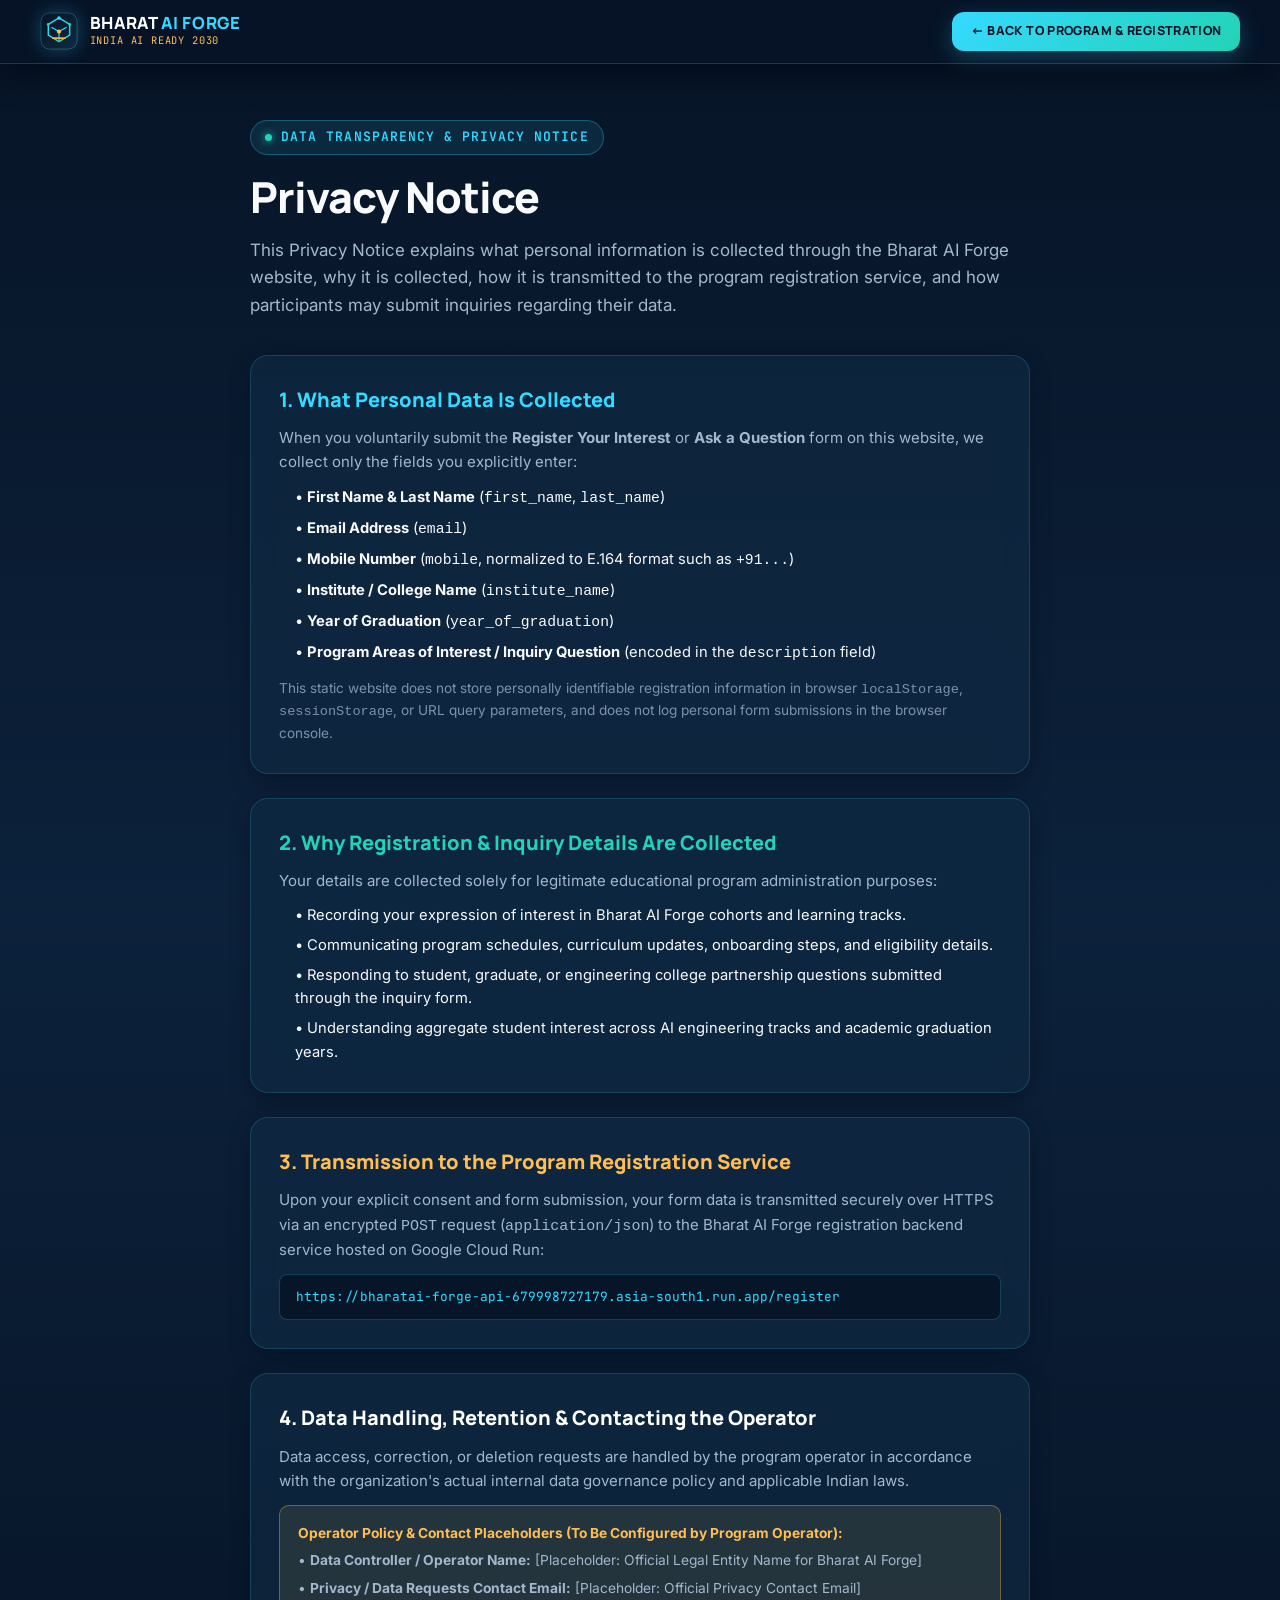
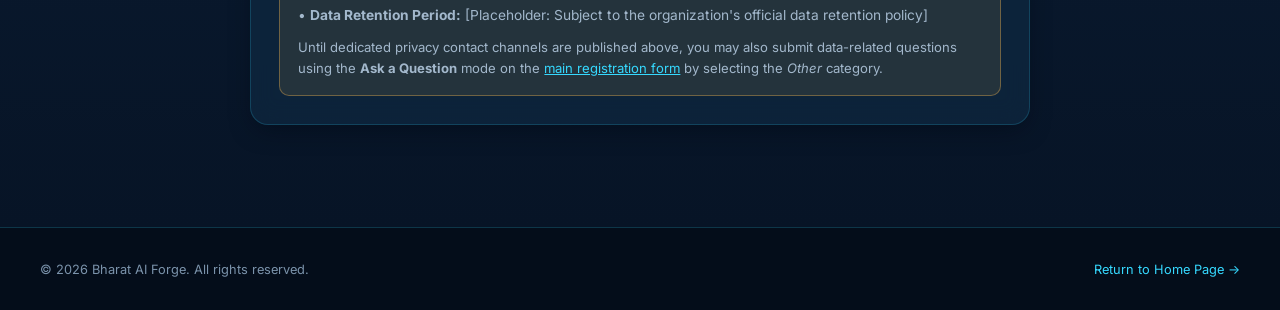
<file: privacy.html>
<!DOCTYPE html>
<html lang="en">
<head>
  <meta charset="UTF-8" />
  <meta name="viewport" content="width=device-width, initial-scale=1.0" />
  <title>Privacy Notice | Bharat AI Forge</title>
  <meta
    name="description"
    content="Privacy Notice for Bharat AI Forge — explaining how registration and inquiry details are collected, transmitted, and handled."
  />
  <meta name="theme-color" content="#071426" />
  <link rel="icon" type="image/svg+xml" href="./assets/icons/favicon.svg" />

  <link rel="preconnect" href="https://fonts.googleapis.com" />
  <link rel="preconnect" href="https://fonts.gstatic.com" crossorigin />
  <link
    href="https://fonts.googleapis.com/css2?family=Inter:wght@400;500;600;700&amp;family=JetBrains+Mono:wght@500;700&amp;family=Manrope:wght@700;800&amp;display=swap"
    rel="stylesheet"
  />

  <link rel="stylesheet" href="./css/reset.css" />
  <link rel="stylesheet" href="./css/variables.css" />
  <link rel="stylesheet" href="./css/components.css" />
  <link rel="stylesheet" href="./css/style.css" />
  <link rel="stylesheet" href="./css/responsive.css" />
</head>
<body>
  <a href="#privacy-main" class="skip-link">Skip to main content</a>

  <header class="site-header is-scrolled" role="banner">
    <div class="container nav-container">
      <a href="./index.html" class="brand-logo" aria-label="Return to Bharat AI Forge Home">
        <img src="./assets/icons/favicon.svg" alt="" width="38" height="38" class="brand-logo__mark" />
        <span class="brand-logo__text">
          <span class="brand-logo__name">BHARAT <span>AI FORGE</span></span>
          <span class="brand-logo__tag">India AI Ready 2030</span>
        </span>
      </a>
      <div class="nav-actions">
        <a href="./index.html#register" class="btn btn-primary btn-sm">
          <span>← Back to Program &amp; Registration</span>
        </a>
      </div>
    </div>
  </header>

  <main id="privacy-main" class="section section-dark" style="padding-top: 7.5rem; min-height: 85vh;">
    <div class="container" style="max-width: 860px;">
      <div class="eyebrow">
        <span class="eyebrow-dot" aria-hidden="true"></span>
        <span>DATA TRANSPARENCY &amp; PRIVACY NOTICE</span>
      </div>
      <h1 class="section-title" style="margin-bottom: 1rem;">
        Privacy Notice
      </h1>
      <p style="color: var(--color-text-muted-dark); margin-bottom: 2.25rem;">
        This Privacy Notice explains what personal information is collected through the Bharat AI Forge website, why it is collected, how it is transmitted to the program registration service, and how participants may submit inquiries regarding their data.
      </p>

      <div style="display: grid; gap: 1.5rem;">
        <section class="card-dark">
          <h2 style="font-family: var(--font-heading); font-size: 1.25rem; font-weight: 800; color: var(--color-electric-cyan); margin-bottom: 0.65rem;">
            1. What Personal Data Is Collected
          </h2>
          <p style="color: var(--color-text-muted-dark); font-size: 0.94rem; margin-bottom: 0.75rem;">
            When you voluntarily submit the <strong>Register Your Interest</strong> or <strong>Ask a Question</strong> form on this website, we collect only the fields you explicitly enter:
          </p>
          <ul style="color: var(--color-text-on-dark); font-size: 0.92rem; display: grid; gap: 0.4rem; padding-left: 1rem;">
            <li>• <strong>First Name &amp; Last Name</strong> (<code>first_name</code>, <code>last_name</code>)</li>
            <li>• <strong>Email Address</strong> (<code>email</code>)</li>
            <li>• <strong>Mobile Number</strong> (<code>mobile</code>, normalized to E.164 format such as <code>+91...</code>)</li>
            <li>• <strong>Institute / College Name</strong> (<code>institute_name</code>)</li>
            <li>• <strong>Year of Graduation</strong> (<code>year_of_graduation</code>)</li>
            <li>• <strong>Program Areas of Interest / Inquiry Question</strong> (encoded in the <code>description</code> field)</li>
          </ul>
          <p style="color: var(--color-text-subtle-dark); font-size: 0.85rem; margin-top: 0.75rem;">
            This static website does not store personally identifiable registration information in browser <code>localStorage</code>, <code>sessionStorage</code>, or URL query parameters, and does not log personal form submissions in the browser console.
          </p>
        </section>

        <section class="card-dark">
          <h2 style="font-family: var(--font-heading); font-size: 1.25rem; font-weight: 800; color: var(--color-ai-teal); margin-bottom: 0.65rem;">
            2. Why Registration &amp; Inquiry Details Are Collected
          </h2>
          <p style="color: var(--color-text-muted-dark); font-size: 0.94rem;">
            Your details are collected solely for legitimate educational program administration purposes:
          </p>
          <ul style="color: var(--color-text-on-dark); font-size: 0.92rem; display: grid; gap: 0.4rem; margin-top: 0.65rem; padding-left: 1rem;">
            <li>• Recording your expression of interest in Bharat AI Forge cohorts and learning tracks.</li>
            <li>• Communicating program schedules, curriculum updates, onboarding steps, and eligibility details.</li>
            <li>• Responding to student, graduate, or engineering college partnership questions submitted through the inquiry form.</li>
            <li>• Understanding aggregate student interest across AI engineering tracks and academic graduation years.</li>
          </ul>
        </section>

        <section class="card-dark">
          <h2 style="font-family: var(--font-heading); font-size: 1.25rem; font-weight: 800; color: var(--color-accent-gold); margin-bottom: 0.65rem;">
            3. Transmission to the Program Registration Service
          </h2>
          <p style="color: var(--color-text-muted-dark); font-size: 0.94rem;">
            Upon your explicit consent and form submission, your form data is transmitted securely over HTTPS via an encrypted <code>POST</code> request (<code>application/json</code>) to the Bharat AI Forge registration backend service hosted on Google Cloud Run:
          </p>
          <div style="margin-top: 0.75rem; padding: 0.75rem 1rem; border-radius: 8px; background: rgba(7, 20, 38, 0.85); border: 1px solid rgba(54, 217, 255, 0.22); font-family: var(--font-mono); font-size: 0.8rem; color: var(--color-electric-cyan); word-break: break-all;">
            https://bharatai-forge-api-679998727179.asia-south1.run.app/register
          </div>
        </section>

        <section class="card-dark">
          <h2 style="font-family: var(--font-heading); font-size: 1.25rem; font-weight: 800; color: var(--color-white); margin-bottom: 0.65rem;">
            4. Data Handling, Retention &amp; Contacting the Operator
          </h2>
          <p style="color: var(--color-text-muted-dark); font-size: 0.94rem; margin-bottom: 0.75rem;">
            Data access, correction, or deletion requests are handled by the program operator in accordance with the organization's actual internal data governance policy and applicable Indian laws.
          </p>
          <div style="padding: 1rem 1.15rem; border-radius: 10px; background: rgba(255, 190, 85, 0.1); border: 1px solid rgba(255, 190, 85, 0.35); font-size: 0.86rem; color: var(--color-text-on-dark);">
            <strong style="color: var(--color-accent-gold); display: block; margin-bottom: 0.35rem;">
              Operator Policy &amp; Contact Placeholders (To Be Configured by Program Operator):
            </strong>
            <ul style="display: grid; gap: 0.35rem; color: var(--color-text-muted-dark);">
              <li>• <strong>Data Controller / Operator Name:</strong> [Placeholder: Official Legal Entity Name for Bharat AI Forge]</li>
              <li>• <strong>Privacy / Data Requests Contact Email:</strong> [Placeholder: Official Privacy Contact Email]</li>
              <li>• <strong>Data Retention Period:</strong> [Placeholder: Subject to the organization's official data retention policy]</li>
            </ul>
            <p style="margin-top: 0.65rem; font-size: 0.82rem; color: var(--color-text-muted-dark);">
              Until dedicated privacy contact channels are published above, you may also submit data-related questions using the <strong>Ask a Question</strong> mode on the <a href="./index.html#register" style="color: var(--color-electric-cyan); text-decoration: underline;">main registration form</a> by selecting the <em>Other</em> category.
            </p>
          </div>
        </section>
      </div>
    </div>
  </main>

  <footer class="site-footer" role="contentinfo" style="padding-block: 2rem;">
    <div class="container footer-bottom" style="padding-top: 0;">
      <div>© 2026 Bharat AI Forge. All rights reserved.</div>
      <div><a href="./index.html" style="color: var(--color-electric-cyan);">Return to Home Page →</a></div>
    </div>
  </footer>
</body>
</html>
</file>
<file: css/variables.css>
/* ==========================================================================
   Bharat AI Forge — Brand Design Tokens & Custom Properties (variables.css)
   ========================================================================== */

:root {
  /* Core Brand Palette (Required Specification) */
  --color-primary-dark: #071426;
  --color-secondary-navy: #102A43;
  --color-electric-cyan: #36D9FF;
  --color-ai-teal: #22D3B6;
  --color-accent-gold: #FFBE55;
  --color-white: #FFFFFF;
  --color-light-bg: #F5F8FC;
  --color-text-dark: #102033;

  /* Extended Surface & Semantic Tokens */
  --color-dark-elevated: #0B1D35;
  --color-dark-card: rgba(16, 42, 67, 0.68);
  --color-dark-card-solid: #0D223A;
  --color-dark-border: rgba(54, 217, 255, 0.18);
  --color-dark-border-strong: rgba(54, 217, 255, 0.42);
  --color-text-on-dark: #F8FAFC;
  --color-text-muted-dark: #A3B8CC;
  --color-text-subtle-dark: #7B93AB;

  --color-light-surface: #FFFFFF;
  --color-light-elevated: #EBF1F8;
  --color-light-border: #D5E1EE;
  --color-light-border-strong: #B4C8DF;
  --color-text-muted-light: #3E546C;
  --color-text-subtle-light: #5C728A;

  /* Status Colors */
  --color-success: #10B981;
  --color-success-bg: rgba(16, 185, 129, 0.14);
  --color-error: #F43F5E;
  --color-error-bg: rgba(244, 63, 94, 0.14);
  --color-warning: #F59E0B;

  /* Gradients */
  --grad-brand-primary: linear-gradient(135deg, #36D9FF 0%, #22D3B6 100%);
  --grad-brand-text: linear-gradient(95deg, #FFFFFF 0%, #36D9FF 55%, #22D3B6 100%);
  --grad-cyan-gold: linear-gradient(90deg, #36D9FF 0%, #22D3B6 50%, #FFBE55 100%);
  --grad-dark-hero: radial-gradient(circle at 78% 28%, rgba(54, 217, 255, 0.16) 0%, rgba(34, 211, 182, 0.06) 35%, rgba(7, 20, 38, 0) 70%),
                    linear-gradient(180deg, #071426 0%, #0A1B32 60%, #071426 100%);
  --grad-dark-section: linear-gradient(180deg, #071426 0%, #0C213B 50%, #071426 100%);

  /* Typography */
  --font-heading: 'Manrope', -apple-system, BlinkMacSystemFont, 'Segoe UI', Roboto, sans-serif;
  --font-body: 'Inter', -apple-system, BlinkMacSystemFont, 'Segoe UI', Roboto, sans-serif;
  --font-mono: 'JetBrains Mono', 'Fira Code', Consolas, monospace;

  /* Fluid Type Scale */
  --text-xs: clamp(0.75rem, 0.72rem + 0.15vw, 0.8125rem);
  --text-sm: clamp(0.84rem, 0.8rem + 0.2vw, 0.9375rem);
  --text-base: clamp(0.95rem, 0.92rem + 0.2vw, 1.0625rem);
  --text-lg: clamp(1.08rem, 1.02rem + 0.3vw, 1.25rem);
  --text-xl: clamp(1.25rem, 1.15rem + 0.45vw, 1.5rem);
  --text-2xl: clamp(1.5rem, 1.32rem + 0.8vw, 2rem);
  --text-3xl: clamp(1.85rem, 1.55rem + 1.4vw, 2.75rem);
  --text-4xl: clamp(2.25rem, 1.8rem + 2.1vw, 3.65rem);

  /* Spacing & Layout */
  --container-max: 1280px;
  --container-pad: clamp(1.15rem, 3.5vw, 2.5rem);
  --section-py: clamp(4.5rem, 8vw, 7.25rem);

  /* Radii */
  --radius-sm: 8px;
  --radius-md: 12px;
  --radius-lg: 18px;
  --radius-xl: 24px;
  --radius-full: 9999px;

  /* Shadows */
  --shadow-dark-sm: 0 8px 24px -6px rgba(2, 8, 18, 0.55);
  --shadow-dark-lg: 0 20px 50px -12px rgba(2, 8, 18, 0.75);
  --shadow-cyan-glow: 0 0 28px rgba(54, 217, 255, 0.28);
  --shadow-light-sm: 0 6px 20px -4px rgba(16, 32, 51, 0.06);
  --shadow-light-lg: 0 20px 44px -12px rgba(16, 32, 51, 0.12);

  /* Transitions */
  --ease-out: cubic-bezier(0.16, 1, 0.3, 1);
  --transition-fast: 180ms cubic-bezier(0.16, 1, 0.3, 1);
  --transition-base: 300ms cubic-bezier(0.16, 1, 0.3, 1);
}
</file>
<file: css/components.css>
/* ==========================================================================
   Bharat AI Forge — Reusable UI Components (components.css)
   ========================================================================== */

/* Accessibility: Skip Link & Focus Indicators */
.skip-link {
  position: fixed;
  top: -100px;
  left: 1rem;
  z-index: 9999;
  padding: 0.75rem 1.25rem;
  background: var(--color-electric-cyan);
  color: var(--color-primary-dark);
  font-family: var(--font-heading);
  font-weight: 800;
  border-radius: var(--radius-sm);
  transition: top var(--transition-fast);
}

.skip-link:focus {
  top: 1rem;
  outline: 3px solid var(--color-accent-gold);
}

:focus-visible {
  outline: 2px solid var(--color-electric-cyan);
  outline-offset: 3px;
}

.section-light :focus-visible {
  outline: 2px solid var(--color-secondary-navy);
  outline-offset: 3px;
}

/* Layout Containers */
.container {
  width: 100%;
  max-width: var(--container-max);
  margin-inline: auto;
  padding-inline: var(--container-pad);
}

.section {
  position: relative;
  padding-block: var(--section-py);
}

.section-dark {
  background: var(--grad-dark-section);
  color: var(--color-text-on-dark);
}

.section-light {
  background-color: var(--color-light-bg);
  color: var(--color-text-dark);
}

/* Section Headers */
.section-header {
  max-width: 780px;
  margin-bottom: clamp(2.5rem, 5vw, 4rem);
}

.section-header--center {
  margin-inline: auto;
  text-align: center;
}

.eyebrow {
  display: inline-flex;
  align-items: center;
  gap: 0.55rem;
  padding: 0.38rem 0.9rem;
  border-radius: var(--radius-full);
  font-family: var(--font-mono);
  font-size: var(--text-xs);
  font-weight: 600;
  letter-spacing: 0.08em;
  text-transform: uppercase;
  margin-bottom: 1.1rem;
}

.section-dark .eyebrow {
  background: rgba(54, 217, 255, 0.1);
  border: 1px solid rgba(54, 217, 255, 0.28);
  color: var(--color-electric-cyan);
}

.section-light .eyebrow {
  background: rgba(16, 42, 67, 0.07);
  border: 1px solid rgba(16, 42, 67, 0.16);
  color: var(--color-secondary-navy);
}

.eyebrow-dot {
  width: 7px;
  height: 7px;
  border-radius: 50%;
  background: var(--color-ai-teal);
  box-shadow: 0 0 8px var(--color-ai-teal);
}

.section-title {
  font-family: var(--font-heading);
  font-size: var(--text-3xl);
  font-weight: 800;
  line-height: 1.14;
  letter-spacing: -0.025em;
  margin-bottom: 1rem;
}

.section-subtitle {
  font-size: var(--text-lg);
  line-height: 1.65;
}

.section-dark .section-subtitle {
  color: var(--color-text-muted-dark);
}

.section-light .section-subtitle {
  color: var(--color-text-muted-light);
}

.text-gradient-cyan {
  background: linear-gradient(92deg, #36D9FF 0%, #22D3B6 100%);
  -webkit-background-clip: text;
  background-clip: text;
  color: transparent;
}

.text-gradient-gold {
  background: linear-gradient(92deg, #FFBE55 0%, #36D9FF 100%);
  -webkit-background-clip: text;
  background-clip: text;
  color: transparent;
}

.text-navy-accent {
  color: #0B557A;
}

/* Buttons */
.btn {
  display: inline-flex;
  align-items: center;
  justify-content: center;
  gap: 0.6rem;
  padding: 0.88rem 1.6rem;
  border-radius: var(--radius-md);
  font-family: var(--font-heading);
  font-size: var(--text-sm);
  font-weight: 800;
  letter-spacing: 0.03em;
  text-transform: uppercase;
  transition: transform var(--transition-fast), box-shadow var(--transition-fast), background-color var(--transition-fast), border-color var(--transition-fast);
  white-space: nowrap;
}

.btn svg {
  width: 18px;
  height: 18px;
  flex-shrink: 0;
  transition: transform var(--transition-fast);
}

.btn:hover svg {
  transform: translateX(3px);
}

.btn-primary {
  background: var(--grad-brand-primary);
  color: var(--color-primary-dark);
  box-shadow: 0 6px 22px rgba(54, 217, 255, 0.25);
}

.btn-primary:hover {
  transform: translateY(-2px);
  box-shadow: 0 10px 30px rgba(54, 217, 255, 0.42);
}

.btn-secondary {
  background: rgba(16, 42, 67, 0.65);
  color: var(--color-white);
  border: 1px solid rgba(54, 217, 255, 0.35);
  backdrop-filter: blur(10px);
}

.btn-secondary:hover {
  background: rgba(54, 217, 255, 0.14);
  border-color: var(--color-electric-cyan);
  transform: translateY(-2px);
}

.btn-secondary-light {
  background: var(--color-secondary-navy);
  color: var(--color-white);
  border: 1px solid var(--color-secondary-navy);
}

.btn-secondary-light:hover {
  background: var(--color-primary-dark);
  transform: translateY(-2px);
  box-shadow: var(--shadow-light-sm);
}

.btn-outline-light {
  background: var(--color-white);
  color: var(--color-secondary-navy);
  border: 1px solid var(--color-light-border-strong);
}

.btn-outline-light:hover {
  border-color: var(--color-secondary-navy);
  background: var(--color-light-elevated);
}

.btn-sm {
  padding: 0.62rem 1.15rem;
  font-size: 0.78rem;
}

/* Cards */
.card-dark {
  background: var(--color-dark-card);
  border: 1px solid var(--color-dark-border);
  border-radius: var(--radius-lg);
  padding: 1.75rem;
  backdrop-filter: blur(12px);
  box-shadow: var(--shadow-dark-sm);
  transition: transform var(--transition-base), border-color var(--transition-base), box-shadow var(--transition-base);
}

.card-dark:hover {
  transform: translateY(-4px);
  border-color: var(--color-dark-border-strong);
  box-shadow: var(--shadow-dark-lg);
}

.card-light {
  background: var(--color-light-surface);
  border: 1px solid var(--color-light-border);
  border-radius: var(--radius-lg);
  padding: 1.75rem;
  box-shadow: var(--shadow-light-sm);
  transition: transform var(--transition-base), border-color var(--transition-base), box-shadow var(--transition-base);
}

.card-light:hover {
  transform: translateY(-4px);
  border-color: var(--color-secondary-navy);
  box-shadow: var(--shadow-light-lg);
}

/* Icon Badges */
.icon-box {
  display: inline-flex;
  align-items: center;
  justify-content: center;
  width: 48px;
  height: 48px;
  border-radius: 12px;
  background: rgba(54, 217, 255, 0.12);
  border: 1px solid rgba(54, 217, 255, 0.25);
  color: var(--color-electric-cyan);
  margin-bottom: 1.15rem;
  flex-shrink: 0;
}

.section-light .icon-box {
  background: rgba(16, 42, 67, 0.08);
  border: 1px solid rgba(16, 42, 67, 0.16);
  color: var(--color-secondary-navy);
}

.icon-box--teal {
  background: rgba(34, 211, 182, 0.12);
  border-color: rgba(34, 211, 182, 0.28);
  color: var(--color-ai-teal);
}

.icon-box--gold {
  background: rgba(255, 190, 85, 0.12);
  border-color: rgba(255, 190, 85, 0.3);
  color: var(--color-accent-gold);
}

/* Badges & Tags */
.tag {
  display: inline-flex;
  align-items: center;
  padding: 0.28rem 0.7rem;
  border-radius: var(--radius-full);
  font-size: var(--text-xs);
  font-weight: 600;
  background: rgba(54, 217, 255, 0.1);
  color: var(--color-electric-cyan);
  border: 1px solid rgba(54, 217, 255, 0.22);
}

.section-light .tag {
  background: #E8F2FA;
  color: #0B4A6F;
  border: 1px solid #BFE0F5;
}

.tag--gold {
  background: rgba(255, 190, 85, 0.14) !important;
  color: #B45309 !important;
  border-color: rgba(245, 158, 11, 0.35) !important;
}

.section-dark .tag--gold {
  color: var(--color-accent-gold) !important;
}

/* Callout Banner */
.callout-banner {
  margin-top: 2.75rem;
  padding: 1.5rem 2rem;
  border-radius: var(--radius-lg);
  background: linear-gradient(90deg, rgba(16, 42, 67, 0.92) 0%, rgba(11, 29, 53, 0.95) 100%);
  border: 1px solid rgba(54, 217, 255, 0.32);
  border-left: 5px solid var(--color-accent-gold);
  display: flex;
  align-items: center;
  justify-content: space-between;
  gap: 1.5rem;
  flex-wrap: wrap;
  color: var(--color-white);
  box-shadow: var(--shadow-dark-sm);
}

.callout-banner__quote {
  font-family: var(--font-heading);
  font-size: var(--text-lg);
  font-weight: 700;
  line-height: 1.4;
}

.callout-banner__quote span {
  color: var(--color-accent-gold);
}

/* Modal Dialog */
.modal-backdrop {
  position: fixed;
  inset: 0;
  z-index: 2000;
  background: rgba(4, 12, 24, 0.82);
  backdrop-filter: blur(8px);
  display: flex;
  align-items: center;
  justify-content: center;
  padding: 1.25rem;
  opacity: 0;
  visibility: hidden;
  transition: opacity var(--transition-base), visibility var(--transition-base);
}

.modal-backdrop.is-open {
  opacity: 1;
  visibility: visible;
}

.modal-dialog {
  width: 100%;
  max-width: 720px;
  max-height: 90vh;
  overflow-y: auto;
  background: var(--color-primary-dark);
  border: 1px solid rgba(54, 217, 255, 0.35);
  border-radius: var(--radius-xl);
  padding: clamp(1.5rem, 3.5vw, 2.5rem);
  color: var(--color-text-on-dark);
  box-shadow: var(--shadow-dark-lg), 0 0 40px rgba(54, 217, 255, 0.14);
  transform: translateY(16px) scale(0.98);
  transition: transform var(--transition-base);
}

.modal-backdrop.is-open .modal-dialog {
  transform: translateY(0) scale(1);
}

.modal-header {
  display: flex;
  align-items: flex-start;
  justify-content: space-between;
  gap: 1rem;
  padding-bottom: 1.15rem;
  border-bottom: 1px solid rgba(54, 217, 255, 0.16);
  margin-bottom: 1.35rem;
}

.modal-close {
  width: 38px;
  height: 38px;
  border-radius: 10px;
  display: inline-flex;
  align-items: center;
  justify-content: center;
  background: rgba(255, 255, 255, 0.06);
  border: 1px solid rgba(255, 255, 255, 0.14);
  color: var(--color-text-muted-dark);
  transition: background var(--transition-fast), color var(--transition-fast);
  flex-shrink: 0;
}

.modal-close:hover {
  background: rgba(244, 63, 94, 0.18);
  color: var(--color-white);
  border-color: var(--color-error);
}

/* Floating CTA & Back to Top */
.floating-bar {
  position: fixed;
  bottom: 1.35rem;
  right: 1.35rem;
  z-index: 950;
  display: flex;
  align-items: center;
  gap: 0.65rem;
  opacity: 0;
  visibility: hidden;
  transform: translateY(16px);
  transition: opacity var(--transition-base), transform var(--transition-base), visibility var(--transition-base);
}

.floating-bar.is-visible {
  opacity: 1;
  visibility: visible;
  transform: translateY(0);
}

.floating-cta {
  display: inline-flex;
  align-items: center;
  gap: 0.55rem;
  padding: 0.78rem 1.25rem;
  border-radius: var(--radius-full);
  background: var(--grad-brand-primary);
  color: var(--color-primary-dark);
  font-family: var(--font-heading);
  font-size: 0.82rem;
  font-weight: 800;
  letter-spacing: 0.03em;
  text-transform: uppercase;
  box-shadow: 0 10px 28px rgba(7, 20, 38, 0.6), 0 0 20px rgba(54, 217, 255, 0.38);
}

.floating-cta:hover {
  transform: translateY(-2px);
}

.back-to-top {
  width: 44px;
  height: 44px;
  border-radius: 50%;
  background: var(--color-primary-dark);
  border: 1px solid rgba(54, 217, 255, 0.4);
  color: var(--color-electric-cyan);
  display: inline-flex;
  align-items: center;
  justify-content: center;
  box-shadow: 0 8px 22px rgba(7, 20, 38, 0.5);
  transition: transform var(--transition-fast), background var(--transition-fast);
}

.back-to-top:hover {
  transform: translateY(-2px);
  background: var(--color-secondary-navy);
}
</file>
<file: css/animations.css>
/* ==========================================================================
   Bharat AI Forge — Motion, Scroll Reveal & Keyframe Animations (animations.css)
   ========================================================================== */

/* Scroll-Triggered Reveal Classes */
.reveal {
  opacity: 0;
  transform: translateY(22px);
  transition: opacity 650ms var(--ease-out), transform 650ms var(--ease-out);
  will-change: opacity, transform;
}

.reveal.is-revealed {
  opacity: 1;
  transform: translateY(0);
}

.reveal-delay-1 {
  transition-delay: 90ms;
}

.reveal-delay-2 {
  transition-delay: 180ms;
}

.reveal-delay-3 {
  transition-delay: 270ms;
}

/* Subtle Floating & Pulse Keyframes */
@keyframes floatSlow {
  0%, 100% {
    transform: translateY(0px);
  }
  50% {
    transform: translateY(-8px);
  }
}

@keyframes floatReverse {
  0%, 100% {
    transform: translateY(0px);
  }
  50% {
    transform: translateY(7px);
  }
}

@keyframes pulseGlow {
  0%, 100% {
    opacity: 0.7;
    transform: scale(1);
  }
  50% {
    opacity: 1;
    transform: scale(1.12);
  }
}

@keyframes dashFlow {
  to {
    stroke-dashoffset: -36;
  }
}

@keyframes spinSlow {
  from {
    transform: rotate(0deg);
  }
  to {
    transform: rotate(360deg);
  }
}

.animate-float {
  animation: floatSlow 5.5s ease-in-out infinite;
}

.animate-float-delayed {
  animation: floatReverse 6.5s ease-in-out infinite;
}

.animate-pulse-dot {
  animation: pulseGlow 2.4s ease-in-out infinite;
}

.svg-flow-line {
  stroke-dasharray: 6 6;
  animation: dashFlow 2.5s linear infinite;
}

/* Pause decorative animations when off-screen or when reduced motion is preferred */
.offscreen-paused .animate-float,
.offscreen-paused .animate-float-delayed,
.offscreen-paused .svg-flow-line {
  animation-play-state: paused;
}

@media (prefers-reduced-motion: reduce) {
  .reveal {
    opacity: 1 !important;
    transform: none !important;
    transition: none !important;
  }

  .animate-float,
  .animate-float-delayed,
  .animate-pulse-dot,
  .svg-flow-line {
    animation: none !important;
  }
}
</file>
<file: css/style.css>
/* ==========================================================================
   Bharat AI Forge — Master Section & Layout Stylesheet (style.css)
   ========================================================================== */

body {
  font-family: var(--font-body);
  font-size: var(--text-base);
  line-height: 1.6;
  background-color: var(--color-primary-dark);
  color: var(--color-text-on-dark);
}

/* ==========================================================================
   SECTION 1 — STICKY NAVIGATION
   ========================================================================== */
.site-header {
  position: fixed;
  top: 0;
  left: 0;
  right: 0;
  z-index: 1000;
  padding-block: 1rem;
  background: rgba(7, 20, 38, 0.35);
  border-bottom: 1px solid rgba(54, 217, 255, 0.08);
  backdrop-filter: blur(10px);
  transition: background-color var(--transition-base), padding var(--transition-base), border-color var(--transition-base), box-shadow var(--transition-base);
}

.site-header.is-scrolled {
  padding-block: 0.72rem;
  background: rgba(7, 20, 38, 0.95);
  border-bottom-color: rgba(54, 217, 255, 0.22);
  box-shadow: 0 10px 30px rgba(2, 8, 18, 0.65);
}

.nav-container {
  display: flex;
  align-items: center;
  justify-content: space-between;
  gap: 1rem;
}

.brand-logo {
  display: inline-flex;
  align-items: center;
  gap: 0.72rem;
  text-decoration: none;
  flex-shrink: 0;
}

.brand-logo__mark {
  width: 38px;
  height: 38px;
  border-radius: 10px;
  box-shadow: 0 0 18px rgba(54, 217, 255, 0.25);
}

.brand-logo__text {
  display: flex;
  flex-direction: column;
}

.brand-logo__name {
  font-family: var(--font-heading);
  font-size: 1.05rem;
  font-weight: 800;
  letter-spacing: 0.04em;
  color: var(--color-white);
  line-height: 1.1;
}

.brand-logo__name span {
  color: var(--color-electric-cyan);
}

.brand-logo__tag {
  font-family: var(--font-mono);
  font-size: 0.65rem;
  letter-spacing: 0.08em;
  color: var(--color-accent-gold);
  text-transform: uppercase;
}

.nav-links {
  display: flex;
  align-items: center;
  gap: 0.25rem;
}

.nav-link {
  padding: 0.45rem 0.72rem;
  border-radius: var(--radius-sm);
  font-size: 0.86rem;
  font-weight: 500;
  color: var(--color-text-muted-dark);
  transition: color var(--transition-fast), background-color var(--transition-fast);
  white-space: nowrap;
}

.nav-link:hover,
.nav-link.is-active {
  color: var(--color-electric-cyan);
  background: rgba(54, 217, 255, 0.09);
}

.nav-actions {
  display: flex;
  align-items: center;
  gap: 0.75rem;
}

.mobile-menu-toggle {
  display: none;
  width: 42px;
  height: 42px;
  border-radius: 10px;
  background: rgba(54, 217, 255, 0.1);
  border: 1px solid rgba(54, 217, 255, 0.28);
  color: var(--color-white);
  align-items: center;
  justify-content: center;
}

/* ==========================================================================
   SECTION 2 — HERO
   ========================================================================== */
.hero-section {
  position: relative;
  min-height: 100vh;
  padding-top: clamp(7rem, 11vw, 9.25rem);
  padding-bottom: clamp(4rem, 7vw, 6rem);
  background: var(--grad-dark-hero);
  overflow: hidden;
  display: flex;
  align-items: center;
}

.hero-bg-grid {
  position: absolute;
  inset: 0;
  background-image:
    linear-gradient(to right, rgba(54, 217, 255, 0.05) 1px, transparent 1px),
    linear-gradient(to bottom, rgba(54, 217, 255, 0.05) 1px, transparent 1px);
  background-size: 56px 56px;
  mask-image: radial-gradient(ellipse at center, black 35%, transparent 80%);
  -webkit-mask-image: radial-gradient(ellipse at center, black 35%, transparent 80%);
  pointer-events: none;
}

.hero-grid {
  position: relative;
  z-index: 2;
  display: grid;
  grid-template-columns: 1.1fr 0.9fr;
  gap: clamp(2rem, 4.5vw, 4rem);
  align-items: center;
}

.hero-eyebrow {
  display: inline-flex;
  align-items: center;
  gap: 0.65rem;
  padding: 0.42rem 1rem;
  border-radius: var(--radius-full);
  background: rgba(54, 217, 255, 0.1);
  border: 1px solid rgba(54, 217, 255, 0.32);
  color: var(--color-electric-cyan);
  font-family: var(--font-mono);
  font-size: var(--text-xs);
  font-weight: 700;
  letter-spacing: 0.09em;
  text-transform: uppercase;
  margin-bottom: 1.35rem;
}

.hero-eyebrow__tag {
  padding: 0.15rem 0.5rem;
  border-radius: var(--radius-full);
  background: rgba(255, 190, 85, 0.18);
  color: var(--color-accent-gold);
  font-size: 0.7rem;
}

.hero-headline {
  font-family: var(--font-heading);
  font-size: var(--text-4xl);
  font-weight: 800;
  line-height: 1.08;
  letter-spacing: -0.03em;
  color: var(--color-white);
  margin-bottom: 1.1rem;
}

.hero-supporting {
  font-family: var(--font-heading);
  font-size: var(--text-xl);
  font-weight: 700;
  color: var(--color-accent-gold);
  margin-bottom: 1rem;
}

.hero-description {
  font-size: var(--text-base);
  color: var(--color-text-muted-dark);
  max-width: 620px;
  line-height: 1.7;
  margin-bottom: 1.85rem;
}

.hero-cta-group {
  display: flex;
  align-items: center;
  flex-wrap: wrap;
  gap: 0.95rem;
  margin-bottom: 1.25rem;
}

.hero-text-link-row {
  display: flex;
  align-items: center;
  gap: 1.5rem;
  flex-wrap: wrap;
  margin-bottom: 2.35rem;
}

.hero-text-link {
  display: inline-flex;
  align-items: center;
  gap: 0.45rem;
  font-family: var(--font-heading);
  font-size: 0.84rem;
  font-weight: 700;
  letter-spacing: 0.05em;
  color: var(--color-electric-cyan);
  text-transform: uppercase;
  border-bottom: 1px dashed rgba(54, 217, 255, 0.45);
  padding-bottom: 0.15rem;
  transition: color var(--transition-fast), border-color var(--transition-fast);
}

.hero-text-link:hover {
  color: var(--color-accent-gold);
  border-color: var(--color-accent-gold);
}

.hero-formula-pill {
  display: inline-flex;
  align-items: center;
  gap: 0.45rem;
  font-family: var(--font-mono);
  font-size: 0.76rem;
  color: var(--color-text-muted-dark);
  background: rgba(16, 42, 67, 0.7);
  padding: 0.35rem 0.8rem;
  border-radius: var(--radius-sm);
  border: 1px solid rgba(54, 217, 255, 0.18);
}

.hero-formula-pill strong {
  color: var(--color-accent-gold);
}

.hero-stats-grid {
  display: grid;
  grid-template-columns: repeat(3, 1fr);
  gap: 1rem;
  padding-top: 1.5rem;
  border-top: 1px solid rgba(54, 217, 255, 0.16);
}

.hero-stat-card {
  background: rgba(16, 42, 67, 0.52);
  border: 1px solid rgba(54, 217, 255, 0.2);
  border-radius: var(--radius-md);
  padding: 1rem 1.1rem;
}

.hero-stat-card__value {
  font-family: var(--font-heading);
  font-size: clamp(1.15rem, 1.5vw, 1.45rem);
  font-weight: 800;
  color: var(--color-electric-cyan);
  line-height: 1.2;
  margin-bottom: 0.25rem;
}

.hero-stat-card__label {
  font-size: 0.78rem;
  font-weight: 600;
  color: var(--color-white);
}

.hero-stat-footnote {
  margin-top: 0.65rem;
  font-size: 0.73rem;
  color: var(--color-text-subtle-dark);
}

/* Hero Right Composition */
.hero-visual-wrapper {
  position: relative;
  display: flex;
  flex-direction: column;
  gap: 1rem;
}

.hero-composition {
  position: relative;
  border-radius: var(--radius-xl);
  background: linear-gradient(155deg, rgba(16, 42, 67, 0.82) 0%, rgba(7, 20, 38, 0.94) 100%);
  border: 1px solid rgba(54, 217, 255, 0.32);
  padding: 1.15rem;
  box-shadow: var(--shadow-dark-lg), 0 0 50px rgba(54, 217, 255, 0.12);
  transition: transform 250ms ease-out;
}

.hero-photo-frame {
  position: relative;
  border-radius: var(--radius-lg);
  overflow: hidden;
  aspect-ratio: 16 / 10;
  border: 1px solid rgba(54, 217, 255, 0.22);
}

.hero-photo-frame img {
  width: 100%;
  height: 100%;
  object-fit: cover;
}

.hero-photo-overlay {
  position: absolute;
  inset: 0;
  background: linear-gradient(180deg, rgba(7, 20, 38, 0.1) 0%, rgba(7, 20, 38, 0.78) 100%);
  display: flex;
  align-items: flex-end;
  padding: 1rem 1.15rem;
}

.hero-photo-caption {
  display: flex;
  align-items: center;
  justify-content: space-between;
  width: 100%;
  gap: 0.75rem;
  font-size: 0.78rem;
  color: var(--color-white);
}

.hero-floating-badge {
  position: absolute;
  z-index: 3;
  background: rgba(7, 20, 38, 0.92);
  border: 1px solid rgba(54, 217, 255, 0.42);
  border-radius: var(--radius-md);
  padding: 0.7rem 0.95rem;
  backdrop-filter: blur(12px);
  box-shadow: var(--shadow-dark-sm);
  font-size: 0.76rem;
}

.hero-floating-badge--top {
  top: -1rem;
  right: 1.25rem;
}

.hero-floating-badge--bottom {
  bottom: 4.5rem;
  left: -1rem;
  border-color: rgba(34, 211, 182, 0.45);
}

.hero-floating-badge__title {
  font-family: var(--font-mono);
  font-weight: 700;
  color: var(--color-electric-cyan);
  display: flex;
  align-items: center;
  gap: 0.4rem;
  margin-bottom: 0.15rem;
}

.hero-floating-badge--bottom .hero-floating-badge__title {
  color: var(--color-ai-teal);
}

.hero-agent-strip {
  margin-top: 0.95rem;
  display: grid;
  grid-template-columns: repeat(3, 1fr);
  gap: 0.65rem;
}

.hero-mini-node {
  background: rgba(7, 20, 38, 0.78);
  border: 1px solid rgba(54, 217, 255, 0.2);
  border-radius: var(--radius-sm);
  padding: 0.6rem 0.75rem;
  font-size: 0.74rem;
}

.hero-mini-node strong {
  display: block;
  font-family: var(--font-mono);
  color: var(--color-accent-gold);
  font-size: 0.7rem;
  margin-bottom: 0.12rem;
}

/* ==========================================================================
   SECTION 3 — WHY AI EDUCATION MATTERS
   ========================================================================== */
.stats-grid-3 {
  display: grid;
  grid-template-columns: repeat(3, 1fr);
  gap: 1.5rem;
}

.stat-card-number {
  font-family: var(--font-heading);
  font-size: clamp(2.25rem, 3.5vw, 3.25rem);
  font-weight: 800;
  line-height: 1.05;
  color: var(--color-electric-cyan);
  margin-bottom: 0.5rem;
}

.stat-card-title {
  font-family: var(--font-heading);
  font-size: var(--text-lg);
  font-weight: 700;
  color: var(--color-white);
  margin-bottom: 0.6rem;
}

.stat-card-desc {
  font-size: var(--text-sm);
  color: var(--color-text-muted-dark);
  margin-bottom: 1.15rem;
}

.stat-card-source {
  margin-top: auto;
  padding-top: 0.85rem;
  border-top: 1px solid rgba(54, 217, 255, 0.14);
  font-family: var(--font-mono);
  font-size: 0.73rem;
  color: var(--color-accent-gold);
}

/* Booklet AI User vs AI Builder Sub-Banner */
.builder-shift-box {
  margin-top: 2.5rem;
  background: rgba(16, 42, 67, 0.55);
  border: 1px solid rgba(54, 217, 255, 0.24);
  border-radius: var(--radius-xl);
  padding: clamp(1.5rem, 3vw, 2.25rem);
}

.builder-shift-header {
  display: flex;
  align-items: center;
  justify-content: space-between;
  gap: 1rem;
  flex-wrap: wrap;
  margin-bottom: 1.5rem;
}

.builder-shift-grid {
  display: grid;
  grid-template-columns: repeat(3, 1fr);
  gap: 1.25rem;
}

.builder-mini-card {
  background: rgba(7, 20, 38, 0.72);
  border: 1px solid rgba(54, 217, 255, 0.18);
  border-radius: var(--radius-md);
  padding: 1.25rem;
}

.builder-mini-card__metric {
  font-family: var(--font-heading);
  font-size: 1.65rem;
  font-weight: 800;
  color: var(--color-ai-teal);
  margin-bottom: 0.25rem;
}

.builder-mini-card__title {
  font-weight: 700;
  color: var(--color-white);
  font-size: 0.95rem;
  margin-bottom: 0.4rem;
}

.builder-mini-card__source {
  display: block;
  margin-top: 0.65rem;
  font-family: var(--font-mono);
  font-size: 0.7rem;
  color: var(--color-text-subtle-dark);
}

/* ==========================================================================
   SECTION 4 — INDIA'S AI TALENT CHALLENGE
   ========================================================================== */
.bcg-comparison-panel {
  background: var(--color-white);
  border: 1px solid var(--color-light-border-strong);
  border-radius: var(--radius-xl);
  padding: clamp(1.5rem, 3.5vw, 2.75rem);
  box-shadow: var(--shadow-light-lg);
  margin-bottom: 2.5rem;
}

.bcg-panel-header {
  display: flex;
  align-items: flex-start;
  justify-content: space-between;
  gap: 1.25rem;
  flex-wrap: wrap;
  margin-bottom: 1.85rem;
  padding-bottom: 1.25rem;
  border-bottom: 1px solid var(--color-light-border);
}

.bcg-bars-list {
  display: flex;
  flex-direction: column;
  gap: 1.45rem;
}

.bcg-bar-row {
  background: var(--color-light-bg);
  border: 1px solid var(--color-light-border);
  border-radius: var(--radius-md);
  padding: 1.2rem 1.4rem;
}

.bcg-bar-top {
  display: flex;
  align-items: baseline;
  justify-content: space-between;
  gap: 1rem;
  flex-wrap: wrap;
  margin-bottom: 0.65rem;
}

.bcg-bar-label {
  font-family: var(--font-heading);
  font-size: var(--text-base);
  font-weight: 800;
  color: var(--color-text-dark);
}

.bcg-bar-value {
  font-family: var(--font-heading);
  font-size: clamp(1.35rem, 2.2vw, 1.85rem);
  font-weight: 800;
  color: var(--color-secondary-navy);
}

.bcg-bar-track {
  width: 100%;
  height: 14px;
  background: #DCE6F2;
  border-radius: var(--radius-full);
  overflow: hidden;
  margin-bottom: 0.55rem;
}

.bcg-bar-fill {
  height: 100%;
  border-radius: var(--radius-full);
  transition: width 1.1s var(--ease-out);
}

.bcg-bar-fill--cyan {
  background: linear-gradient(90deg, #071426 0%, #0284C7 60%, #36D9FF 100%);
}

.bcg-bar-fill--teal {
  background: linear-gradient(90deg, #0F766E 0%, #22D3B6 100%);
}

.bcg-bar-fill--gold {
  background: linear-gradient(90deg, #D97706 0%, #FFBE55 100%);
}

.bcg-disclaimer {
  margin-top: 1.5rem;
  padding: 0.9rem 1.15rem;
  border-radius: var(--radius-sm);
  background: #FFFBEB;
  border: 1px solid #FDE68A;
  color: #92400E;
  font-size: var(--text-xs);
  font-weight: 600;
}

.booklet-vacuum-strip {
  display: grid;
  grid-template-columns: repeat(4, 1fr);
  gap: 1rem;
  margin-bottom: 2.5rem;
}

.vacuum-stat-box {
  background: var(--color-secondary-navy);
  color: var(--color-white);
  border-radius: var(--radius-md);
  padding: 1.2rem;
  border: 1px solid rgba(54, 217, 255, 0.22);
}

.vacuum-stat-box__num {
  font-family: var(--font-heading);
  font-size: 1.45rem;
  font-weight: 800;
  color: var(--color-accent-gold);
  margin-bottom: 0.2rem;
}

.vacuum-stat-box__label {
  font-size: 0.85rem;
  font-weight: 700;
  color: var(--color-electric-cyan);
  margin-bottom: 0.35rem;
}

.vacuum-stat-box__note {
  font-size: 0.75rem;
  color: var(--color-text-muted-dark);
}

/* ==========================================================================
   SECTION 5 — INTRODUCING BHARAT AI FORGE (6-PILLAR RADIAL NETWORK)
   ========================================================================== */
.pillars-network-layout {
  display: grid;
  grid-template-columns: 1.15fr 0.85fr;
  gap: 2.5rem;
  align-items: center;
}

.radial-hub {
  position: relative;
  background: rgba(11, 29, 53, 0.75);
  border: 1px solid rgba(54, 217, 255, 0.25);
  border-radius: var(--radius-xl);
  padding: 2rem;
}

.radial-hub__center-badge {
  display: flex;
  align-items: center;
  justify-content: center;
  gap: 0.75rem;
  margin-inline: auto;
  margin-bottom: 1.75rem;
  padding: 0.85rem 1.5rem;
  max-width: 340px;
  border-radius: var(--radius-full);
  background: linear-gradient(135deg, #102A43 0%, #071426 100%);
  border: 2px solid var(--color-electric-cyan);
  box-shadow: var(--shadow-cyan-glow);
  text-align: center;
}

.radial-hub__center-badge strong {
  font-family: var(--font-heading);
  font-weight: 800;
  letter-spacing: 0.05em;
  color: var(--color-white);
}

.pillars-grid-6 {
  display: grid;
  grid-template-columns: repeat(2, 1fr);
  gap: 1rem;
}

.pillar-node-btn {
  text-align: left;
  background: rgba(16, 42, 67, 0.65);
  border: 1px solid rgba(54, 217, 255, 0.22);
  border-radius: var(--radius-md);
  padding: 1.15rem 1.25rem;
  transition: all var(--transition-fast);
  display: flex;
  flex-direction: column;
  gap: 0.35rem;
}

.pillar-node-btn:hover,
.pillar-node-btn.is-active {
  background: rgba(54, 217, 255, 0.14);
  border-color: var(--color-electric-cyan);
  box-shadow: 0 0 24px rgba(54, 217, 255, 0.2);
  transform: translateY(-2px);
}

.pillar-node-btn__num {
  font-family: var(--font-mono);
  font-size: 0.74rem;
  font-weight: 700;
  color: var(--color-accent-gold);
}

.pillar-node-btn__title {
  font-family: var(--font-heading);
  font-size: 0.96rem;
  font-weight: 800;
  color: var(--color-white);
}

.pillar-node-btn__short {
  font-size: 0.8rem;
  color: var(--color-text-muted-dark);
}

.pillar-detail-panel {
  background: linear-gradient(160deg, rgba(16, 42, 67, 0.9) 0%, rgba(7, 20, 38, 0.95) 100%);
  border: 1px solid var(--color-electric-cyan);
  border-radius: var(--radius-xl);
  padding: 2.25rem;
  box-shadow: var(--shadow-dark-lg);
}

.pillar-Cycle-motto {
  margin-top: 2.5rem;
  text-align: center;
  font-family: var(--font-heading);
  font-size: var(--text-xl);
  font-weight: 800;
  letter-spacing: 0.04em;
  color: var(--color-electric-cyan);
}

/* Booklet Tools Hiring Table */
.tools-table-wrapper {
  margin-top: 3rem;
  background: rgba(16, 42, 67, 0.45);
  border: 1px solid rgba(54, 217, 255, 0.2);
  border-radius: var(--radius-lg);
  overflow-x: auto;
}

.tools-table {
  width: 100%;
  text-align: left;
  font-size: var(--text-sm);
}

.tools-table th {
  background: rgba(7, 20, 38, 0.85);
  color: var(--color-electric-cyan);
  font-family: var(--font-mono);
  font-size: 0.76rem;
  text-transform: uppercase;
  letter-spacing: 0.06em;
  padding: 1rem 1.25rem;
  border-bottom: 1px solid rgba(54, 217, 255, 0.22);
}

.tools-table td {
  padding: 0.95rem 1.25rem;
  border-bottom: 1px solid rgba(54, 217, 255, 0.1);
  color: var(--color-text-muted-dark);
}

.tools-table td:first-child {
  font-weight: 700;
  color: var(--color-white);
}

/* ==========================================================================
   SECTION 6 — INTERACTIVE CURRICULUM ROADMAP
   ========================================================================== */
.filter-tabs {
  display: flex;
  align-items: center;
  flex-wrap: wrap;
  gap: 0.6rem;
  margin-bottom: 2.25rem;
}

.filter-tab-btn {
  padding: 0.62rem 1.15rem;
  border-radius: var(--radius-full);
  font-family: var(--font-heading);
  font-size: 0.84rem;
  font-weight: 700;
  background: var(--color-white);
  color: var(--color-text-muted-light);
  border: 1px solid var(--color-light-border-strong);
  transition: all var(--transition-fast);
}

.filter-tab-btn:hover {
  border-color: var(--color-secondary-navy);
  color: var(--color-secondary-navy);
}

.filter-tab-btn.is-active {
  background: var(--color-secondary-navy);
  color: var(--color-white);
  border-color: var(--color-secondary-navy);
  box-shadow: 0 4px 14px rgba(16, 42, 67, 0.25);
}

.section-dark .filter-tab-btn {
  background: rgba(16, 42, 67, 0.6);
  color: var(--color-text-muted-dark);
  border-color: rgba(54, 217, 255, 0.22);
}

.section-dark .filter-tab-btn.is-active {
  background: var(--grad-brand-primary);
  color: var(--color-primary-dark);
  border-color: transparent;
}

.curriculum-summary-bar {
  display: flex;
  align-items: center;
  justify-content: space-between;
  flex-wrap: wrap;
  gap: 1rem;
  padding: 1rem 1.5rem;
  background: var(--color-secondary-navy);
  color: var(--color-white);
  border-radius: var(--radius-md);
  margin-bottom: 1.75rem;
}

.curriculum-timeline {
  position: relative;
  display: flex;
  flex-direction: column;
  gap: 1.15rem;
}

.module-card {
  background: var(--color-white);
  border: 1px solid var(--color-light-border-strong);
  border-radius: var(--radius-lg);
  overflow: hidden;
  transition: border-color var(--transition-fast), box-shadow var(--transition-fast);
}

.module-card.is-expanded {
  border-color: var(--color-secondary-navy);
  box-shadow: var(--shadow-light-lg);
}

.module-card__trigger {
  width: 100%;
  text-align: left;
  padding: 1.35rem 1.65rem;
  display: flex;
  align-items: center;
  justify-content: space-between;
  gap: 1.25rem;
  background: var(--color-white);
}

.module-card__trigger:hover {
  background: #F8FAFD;
}

.module-card__left {
  display: flex;
  align-items: center;
  gap: 1.15rem;
  flex-wrap: wrap;
}

.module-badge-num {
  padding: 0.45rem 0.85rem;
  border-radius: var(--radius-sm);
  background: var(--color-primary-dark);
  color: var(--color-electric-cyan);
  font-family: var(--font-mono);
  font-size: 0.78rem;
  font-weight: 700;
}

.module-card__title {
  font-family: var(--font-heading);
  font-size: var(--text-lg);
  font-weight: 800;
  color: var(--color-text-dark);
}

.module-card__meta {
  display: flex;
  align-items: center;
  gap: 0.75rem;
  flex-shrink: 0;
}

.module-duration-pill {
  padding: 0.35rem 0.8rem;
  border-radius: var(--radius-full);
  background: #E0F2FE;
  color: #0369A1;
  font-family: var(--font-mono);
  font-size: 0.78rem;
  font-weight: 700;
}

.module-chevron {
  width: 32px;
  height: 32px;
  border-radius: 50%;
  background: var(--color-light-elevated);
  display: inline-flex;
  align-items: center;
  justify-content: center;
  transition: transform var(--transition-fast), background var(--transition-fast);
}

.module-card.is-expanded .module-chevron {
  transform: rotate(180deg);
  background: var(--color-secondary-navy);
  color: var(--color-white);
}

.module-card__body {
  padding: 0 1.65rem 1.65rem;
  border-top: 1px solid var(--color-light-border);
}

.module-body-grid {
  padding-top: 1.25rem;
  display: grid;
  grid-template-columns: 1.1fr 0.9fr;
  gap: 1.5rem;
}

.topic-chip-list {
  display: flex;
  flex-wrap: wrap;
  gap: 0.5rem;
  margin-top: 0.65rem;
}

.topic-chip {
  padding: 0.35rem 0.75rem;
  border-radius: var(--radius-sm);
  background: var(--color-light-bg);
  border: 1px solid var(--color-light-border-strong);
  font-size: 0.82rem;
  font-weight: 600;
  color: var(--color-text-dark);
}

.module-outcome-box {
  background: #F0F7FF;
  border: 1px solid #BAE6FD;
  border-radius: var(--radius-md);
  padding: 1.1rem;
}

/* ==========================================================================
   SECTION 7 — HANDS-ON LEARNING EXPERIENCE & PORTAL
   ========================================================================== */
.progression-steps-4 {
  display: grid;
  grid-template-columns: repeat(4, 1fr);
  gap: 1.25rem;
  margin-bottom: 3rem;
}

.step-card {
  position: relative;
  background: rgba(16, 42, 67, 0.68);
  border: 1px solid rgba(54, 217, 255, 0.25);
  border-radius: var(--radius-lg);
  padding: 1.5rem;
}

.step-card__num {
  font-family: var(--font-mono);
  font-size: 0.75rem;
  color: var(--color-accent-gold);
  margin-bottom: 0.4rem;
}

.step-card__title {
  font-family: var(--font-heading);
  font-size: 1.25rem;
  font-weight: 800;
  color: var(--color-electric-cyan);
  margin-bottom: 0.35rem;
}

.hands-on-split {
  display: grid;
  grid-template-columns: 1fr 1fr;
  gap: 2.25rem;
  align-items: center;
}

.code-terminal-card {
  background: #050E1C;
  border: 1px solid rgba(54, 217, 255, 0.32);
  border-radius: var(--radius-lg);
  overflow: hidden;
  box-shadow: var(--shadow-dark-lg);
}

.code-terminal-header {
  display: flex;
  align-items: center;
  justify-content: space-between;
  padding: 0.75rem 1.15rem;
  background: #0B1B32;
  border-bottom: 1px solid rgba(54, 217, 255, 0.16);
  font-family: var(--font-mono);
  font-size: 0.75rem;
  color: var(--color-text-muted-dark);
}

.terminal-dots {
  display: flex;
  gap: 6px;
}

.terminal-dots span {
  width: 10px;
  height: 10px;
  border-radius: 50%;
}

.code-terminal-body {
  padding: 1.25rem;
  font-family: var(--font-mono);
  font-size: 0.8rem;
  line-height: 1.65;
  color: #E2E8F0;
  overflow-x: auto;
}

.portal-features-grid {
  margin-top: 3rem;
  display: grid;
  grid-template-columns: repeat(auto-fit, minmax(240px, 1fr));
  gap: 1rem;
}

/* ==========================================================================
   SECTION 8 — PROJECT SHOWCASE
   ========================================================================== */
.projects-grid {
  display: grid;
  grid-template-columns: repeat(3, 1fr);
  gap: 1.5rem;
}

.project-card {
  display: flex;
  flex-direction: column;
  justify-content: space-between;
}

.project-card__top-meta {
  display: flex;
  align-items: center;
  justify-content: space-between;
  gap: 0.5rem;
  margin-bottom: 1rem;
}

.project-card__title {
  font-family: var(--font-heading);
  font-size: 1.22rem;
  font-weight: 800;
  margin-bottom: 0.6rem;
}

.project-card__tech-list {
  display: flex;
  flex-wrap: wrap;
  gap: 0.4rem;
  margin-block: 1rem;
}

.project-card__deliverables {
  font-size: 0.82rem;
  margin-bottom: 1.25rem;
  padding-left: 1rem;
  list-style: disc;
}

/* ==========================================================================
   SECTION 9 — GITHUB & OPEN-SOURCE CREDIBILITY
   ========================================================================== */
.github-simulator-layout {
  display: grid;
  grid-template-columns: 1.15fr 0.85fr;
  gap: 2rem;
  align-items: start;
}

.github-mock-window {
  background: #0D1117;
  border: 1px solid rgba(54, 217, 255, 0.3);
  border-radius: var(--radius-xl);
  padding: 1.5rem;
  box-shadow: var(--shadow-dark-lg);
}

.github-demo-banner {
  display: flex;
  align-items: center;
  justify-content: space-between;
  gap: 0.75rem;
  flex-wrap: wrap;
  padding: 0.55rem 0.9rem;
  border-radius: var(--radius-sm);
  background: rgba(255, 190, 85, 0.14);
  border: 1px solid rgba(255, 190, 85, 0.35);
  color: var(--color-accent-gold);
  font-family: var(--font-mono);
  font-size: 0.72rem;
  margin-bottom: 1.25rem;
}

.github-hotspot-group {
  display: grid;
  grid-template-columns: repeat(2, 1fr);
  gap: 0.75rem;
  margin-bottom: 1.25rem;
}

.github-hotspot-btn {
  text-align: left;
  padding: 0.85rem 1rem;
  border-radius: var(--radius-md);
  background: #161B22;
  border: 1px solid #30363D;
  color: var(--color-white);
  transition: all var(--transition-fast);
}

.github-hotspot-btn:hover,
.github-hotspot-btn.is-active {
  border-color: var(--color-electric-cyan);
  background: rgba(54, 217, 255, 0.12);
}

.github-repo-preview-grid {
  display: grid;
  grid-template-columns: repeat(2, 1fr);
  gap: 0.75rem;
}

.github-repo-card {
  background: #161B22;
  border: 1px solid #30363D;
  border-radius: var(--radius-sm);
  padding: 0.85rem;
  font-size: 0.78rem;
}

.github-repo-card strong {
  color: var(--color-electric-cyan);
  display: block;
  margin-bottom: 0.25rem;
}

/* ==========================================================================
   SECTION 10 — CAREER READINESS
   ========================================================================== */
.career-progression-chain {
  display: grid;
  grid-template-columns: repeat(5, 1fr);
  gap: 0.85rem;
  margin-block: 2.5rem;
}

.career-stage-node {
  background: var(--color-secondary-navy);
  color: var(--color-white);
  border: 1px solid rgba(54, 217, 255, 0.28);
  border-radius: var(--radius-md);
  padding: 1.15rem;
  text-align: center;
  position: relative;
}

.career-stage-node__step {
  font-family: var(--font-mono);
  font-size: 0.7rem;
  color: var(--color-accent-gold);
  display: block;
  margin-bottom: 0.25rem;
}

.career-stage-node__name {
  font-family: var(--font-heading);
  font-weight: 800;
  font-size: 0.92rem;
}

.resume-compare-grid {
  display: grid;
  grid-template-columns: 1fr 1fr;
  gap: 1.5rem;
  margin-top: 2.5rem;
}

.resume-box--before {
  background: #FFF1F2;
  border: 1px solid #FECDD3;
  border-radius: var(--radius-lg);
  padding: 1.5rem;
}

.resume-box--after {
  background: #ECFDF5;
  border: 2px solid #10B981;
  border-radius: var(--radius-lg);
  padding: 1.5rem;
}

/* ==========================================================================
   SECTION 11 — INDIA AI READY 2030
   ========================================================================== */
.rollout-timeline-grid {
  display: grid;
  grid-template-columns: repeat(4, 1fr);
  gap: 1.25rem;
  margin-top: 2rem;
}

.milestone-card {
  background: rgba(16, 42, 67, 0.72);
  border: 1px solid rgba(54, 217, 255, 0.26);
  border-top: 4px solid var(--color-electric-cyan);
  border-radius: var(--radius-lg);
  padding: 1.5rem;
}

.milestone-card__year {
  font-family: var(--font-mono);
  font-size: 1.65rem;
  font-weight: 800;
  color: var(--color-accent-gold);
  margin-bottom: 0.25rem;
}

/* ==========================================================================
   SECTION 12 — PROGRAM EXPERIENCE & 16-WEEK JOURNEY
   ========================================================================== */
.journey-16w-grid {
  display: grid;
  grid-template-columns: repeat(4, 1fr);
  gap: 1.25rem;
  margin-top: 2rem;
}

.campus-partner-banner {
  margin-top: 3rem;
  background: var(--color-primary-dark);
  color: var(--color-white);
  border-radius: var(--radius-xl);
  padding: clamp(1.75rem, 3.5vw, 2.75rem);
  border: 1px solid rgba(54, 217, 255, 0.3);
}

/* ==========================================================================
   SECTION 13 — FAQ ACCORDION
   ========================================================================== */
.faq-list {
  max-width: 900px;
  margin-inline: auto;
  display: flex;
  flex-direction: column;
  gap: 0.85rem;
}

.faq-item {
  background: var(--color-white);
  border: 1px solid var(--color-light-border-strong);
  border-radius: var(--radius-md);
  overflow: hidden;
}

.faq-trigger {
  width: 100%;
  text-align: left;
  padding: 1.15rem 1.4rem;
  display: flex;
  align-items: center;
  justify-content: space-between;
  gap: 1rem;
  font-family: var(--font-heading);
  font-size: 1rem;
  font-weight: 700;
  color: var(--color-text-dark);
}

.faq-trigger:hover {
  background: #F8FAFC;
}

.faq-panel {
  padding: 0 1.4rem 1.25rem;
  color: var(--color-text-muted-light);
  font-size: 0.95rem;
  border-top: 1px solid var(--color-light-border);
  padding-top: 0.95rem;
}

/* ==========================================================================
   SECTION 14 — REGISTRATION & INTEREST FORM
   ========================================================================== */
.registration-shell {
  max-width: 880px;
  margin-inline: auto;
  background: rgba(11, 29, 53, 0.88);
  border: 1px solid rgba(54, 217, 255, 0.35);
  border-radius: var(--radius-xl);
  padding: clamp(1.5rem, 4vw, 3rem);
  box-shadow: var(--shadow-dark-lg), 0 0 50px rgba(54, 217, 255, 0.1);
}

.segmented-tabs {
  display: grid;
  grid-template-columns: 1fr 1fr;
  gap: 0.5rem;
  padding: 0.4rem;
  background: #06101E;
  border: 1px solid rgba(54, 217, 255, 0.22);
  border-radius: var(--radius-md);
  margin-bottom: 2rem;
}

.segmented-tab-btn {
  padding: 0.85rem 1rem;
  border-radius: var(--radius-sm);
  font-family: var(--font-heading);
  font-size: 0.88rem;
  font-weight: 800;
  letter-spacing: 0.03em;
  text-transform: uppercase;
  color: var(--color-text-muted-dark);
  transition: all var(--transition-fast);
}

.segmented-tab-btn.is-active {
  background: var(--grad-brand-primary);
  color: var(--color-primary-dark);
  box-shadow: 0 4px 16px rgba(54, 217, 255, 0.25);
}

.form-grid-2 {
  display: grid;
  grid-template-columns: 1fr 1fr;
  gap: 1.25rem;
  margin-bottom: 1.25rem;
}

.form-group {
  display: flex;
  flex-direction: column;
  gap: 0.42rem;
  margin-bottom: 1.25rem;
}

.form-grid-2 .form-group {
  margin-bottom: 0;
}

.form-label {
  font-size: 0.86rem;
  font-weight: 600;
  color: var(--color-white);
}

.form-label .req {
  color: var(--color-electric-cyan);
  margin-left: 2px;
}

.form-input,
.form-select,
.form-textarea {
  width: 100%;
  padding: 0.82rem 1rem;
  border-radius: var(--radius-sm);
  background: rgba(7, 20, 38, 0.88);
  border: 1px solid rgba(54, 217, 255, 0.26);
  color: var(--color-white);
  font-size: 0.95rem;
  transition: border-color var(--transition-fast), box-shadow var(--transition-fast);
}

.form-input::placeholder,
.form-textarea::placeholder {
  color: var(--color-text-subtle-dark);
}

.form-input:focus,
.form-select:focus,
.form-textarea:focus {
  border-color: var(--color-electric-cyan);
  box-shadow: 0 0 0 3px rgba(54, 217, 255, 0.18);
  outline: none;
}

.form-input.is-invalid,
.form-select.is-invalid,
.form-textarea.is-invalid {
  border-color: var(--color-error);
}

.field-error {
  font-size: 0.78rem;
  color: #FDA4AF;
  min-height: 1.1rem;
}

.interests-checkbox-grid {
  display: grid;
  grid-template-columns: repeat(2, 1fr);
  gap: 0.6rem;
  margin-top: 0.35rem;
}

.interest-pill-label {
  display: flex;
  align-items: center;
  gap: 0.6rem;
  padding: 0.65rem 0.85rem;
  border-radius: var(--radius-sm);
  background: rgba(7, 20, 38, 0.75);
  border: 1px solid rgba(54, 217, 255, 0.2);
  font-size: 0.83rem;
  color: var(--color-text-on-dark);
  cursor: pointer;
  transition: border-color var(--transition-fast), background var(--transition-fast);
}

.interest-pill-label:hover {
  border-color: var(--color-electric-cyan);
}

.interest-pill-label input[type="checkbox"] {
  accent-color: var(--color-electric-cyan);
  width: 16px;
  height: 16px;
  flex-shrink: 0;
}

.consent-row {
  display: flex;
  align-items: flex-start;
  gap: 0.75rem;
  padding: 0.95rem 1.1rem;
  border-radius: var(--radius-sm);
  background: rgba(7, 20, 38, 0.65);
  border: 1px solid rgba(54, 217, 255, 0.18);
  font-size: 0.85rem;
  color: var(--color-text-muted-dark);
  margin-bottom: 1.25rem;
}

.consent-row input[type="checkbox"] {
  accent-color: var(--color-electric-cyan);
  width: 18px;
  height: 18px;
  margin-top: 0.18rem;
  flex-shrink: 0;
}

.consent-row a {
  color: var(--color-electric-cyan);
  text-decoration: underline;
}

/* Honeypot hidden field */
.hp-field-wrap {
  position: absolute !important;
  left: -9999px !important;
  width: 1px !important;
  height: 1px !important;
  overflow: hidden !important;
}

.form-status-banner {
  padding: 1.15rem 1.35rem;
  border-radius: var(--radius-md);
  margin-bottom: 1.25rem;
  font-size: 0.92rem;
}

.form-status-banner--success {
  background: var(--color-success-bg);
  border: 1px solid var(--color-success);
  color: #A7F3D0;
}

.form-status-banner--error {
  background: var(--color-error-bg);
  border: 1px solid var(--color-error);
  color: #FECDD3;
}

/* ==========================================================================
   SECTION 13 (FOOTER)
   ========================================================================== */
.site-footer {
  background: #040D1A;
  border-top: 1px solid rgba(54, 217, 255, 0.2);
  padding-top: 4rem;
  padding-bottom: 2.5rem;
  color: var(--color-text-muted-dark);
  font-size: 0.88rem;
}

.footer-grid {
  display: grid;
  grid-template-columns: 1.5fr repeat(4, 1fr);
  gap: 2rem;
  padding-bottom: 3rem;
  border-bottom: 1px solid rgba(54, 217, 255, 0.12);
}

.footer-col-title {
  font-family: var(--font-heading);
  font-size: 0.92rem;
  font-weight: 800;
  color: var(--color-white);
  text-transform: uppercase;
  letter-spacing: 0.05em;
  margin-bottom: 1rem;
}

.footer-links {
  display: flex;
  flex-direction: column;
  gap: 0.6rem;
}

.footer-links a:hover {
  color: var(--color-electric-cyan);
}

.footer-bottom {
  padding-top: 1.75rem;
  display: flex;
  align-items: center;
  justify-content: space-between;
  flex-wrap: wrap;
  gap: 1rem;
  font-size: 0.8rem;
  color: var(--color-text-subtle-dark);
}
</file>
<file: css/responsive.css>
/* ==========================================================================
   Bharat AI Forge — Responsive Breakpoint Rules (responsive.css)
   Tested across 320px, 375px, 430px, 768px, 1024px, 1440px, and 1920px
   ========================================================================== */

@media (max-width: 1180px) {
  .nav-links {
    display: none;
  }

  .mobile-menu-toggle {
    display: inline-flex;
  }

  .nav-links.is-open {
    display: flex;
    flex-direction: column;
    align-items: stretch;
    position: fixed;
    top: 68px;
    left: 0;
    right: 0;
    background: rgba(7, 20, 38, 0.98);
    border-bottom: 1px solid rgba(54, 217, 255, 0.3);
    padding: 1.25rem var(--container-pad);
    gap: 0.45rem;
    box-shadow: 0 20px 40px rgba(0, 0, 0, 0.75);
  }

  .nav-links.is-open .nav-link {
    padding: 0.75rem 1rem;
    font-size: 1rem;
  }

  .hero-grid,
  .pillars-network-layout,
  .hands-on-split,
  .github-simulator-layout {
    grid-template-columns: 1fr;
  }

  .projects-grid {
    grid-template-columns: repeat(2, 1fr);
  }

  .booklet-vacuum-strip,
  .rollout-timeline-grid,
  .journey-16w-grid {
    grid-template-columns: repeat(2, 1fr);
  }

  .footer-grid {
    grid-template-columns: repeat(2, 1fr);
  }
}

@media (max-width: 820px) {
  .stats-grid-3,
  .builder-shift-grid,
  .progression-steps-4,
  .module-body-grid,
  .resume-compare-grid,
  .form-grid-2,
  .interests-checkbox-grid {
    grid-template-columns: 1fr;
  }

  .career-progression-chain {
    grid-template-columns: 1fr;
  }

  .projects-grid {
    grid-template-columns: 1fr;
  }

  .hero-floating-badge--top,
  .hero-floating-badge--bottom {
    position: static;
    margin-top: 0.5rem;
  }
}

@media (max-width: 560px) {
  .hero-stats-grid,
  .hero-agent-strip,
  .pillars-grid-6,
  .booklet-vacuum-strip,
  .rollout-timeline-grid,
  .journey-16w-grid,
  .github-hotspot-group,
  .github-repo-preview-grid,
  .segmented-tabs,
  .footer-grid {
    grid-template-columns: 1fr;
  }

  .hero-cta-group .btn {
    width: 100%;
  }

  .nav-actions .btn {
    padding: 0.55rem 0.85rem;
    font-size: 0.74rem;
  }

  .floating-bar {
    right: 0.85rem;
    bottom: 0.85rem;
  }

  .floating-cta {
    padding: 0.65rem 1rem;
    font-size: 0.75rem;
  }
}
</file>
